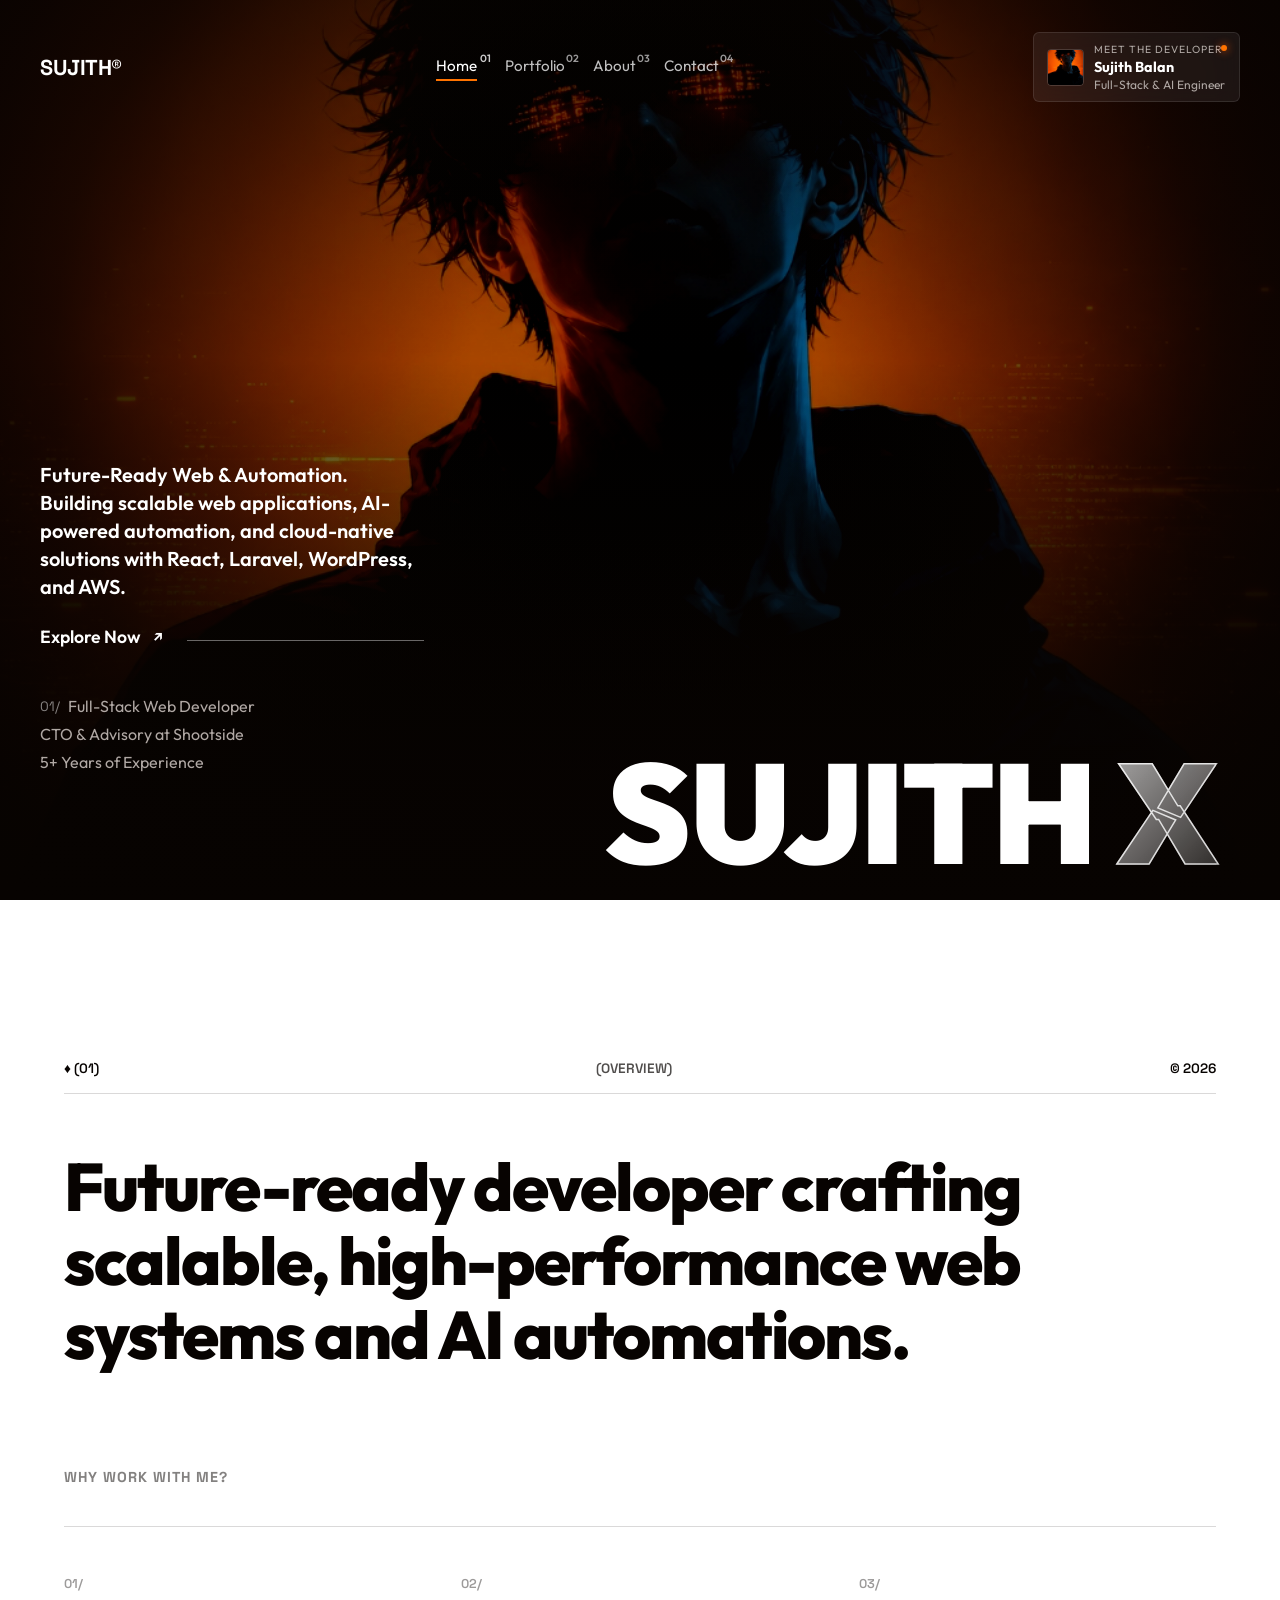
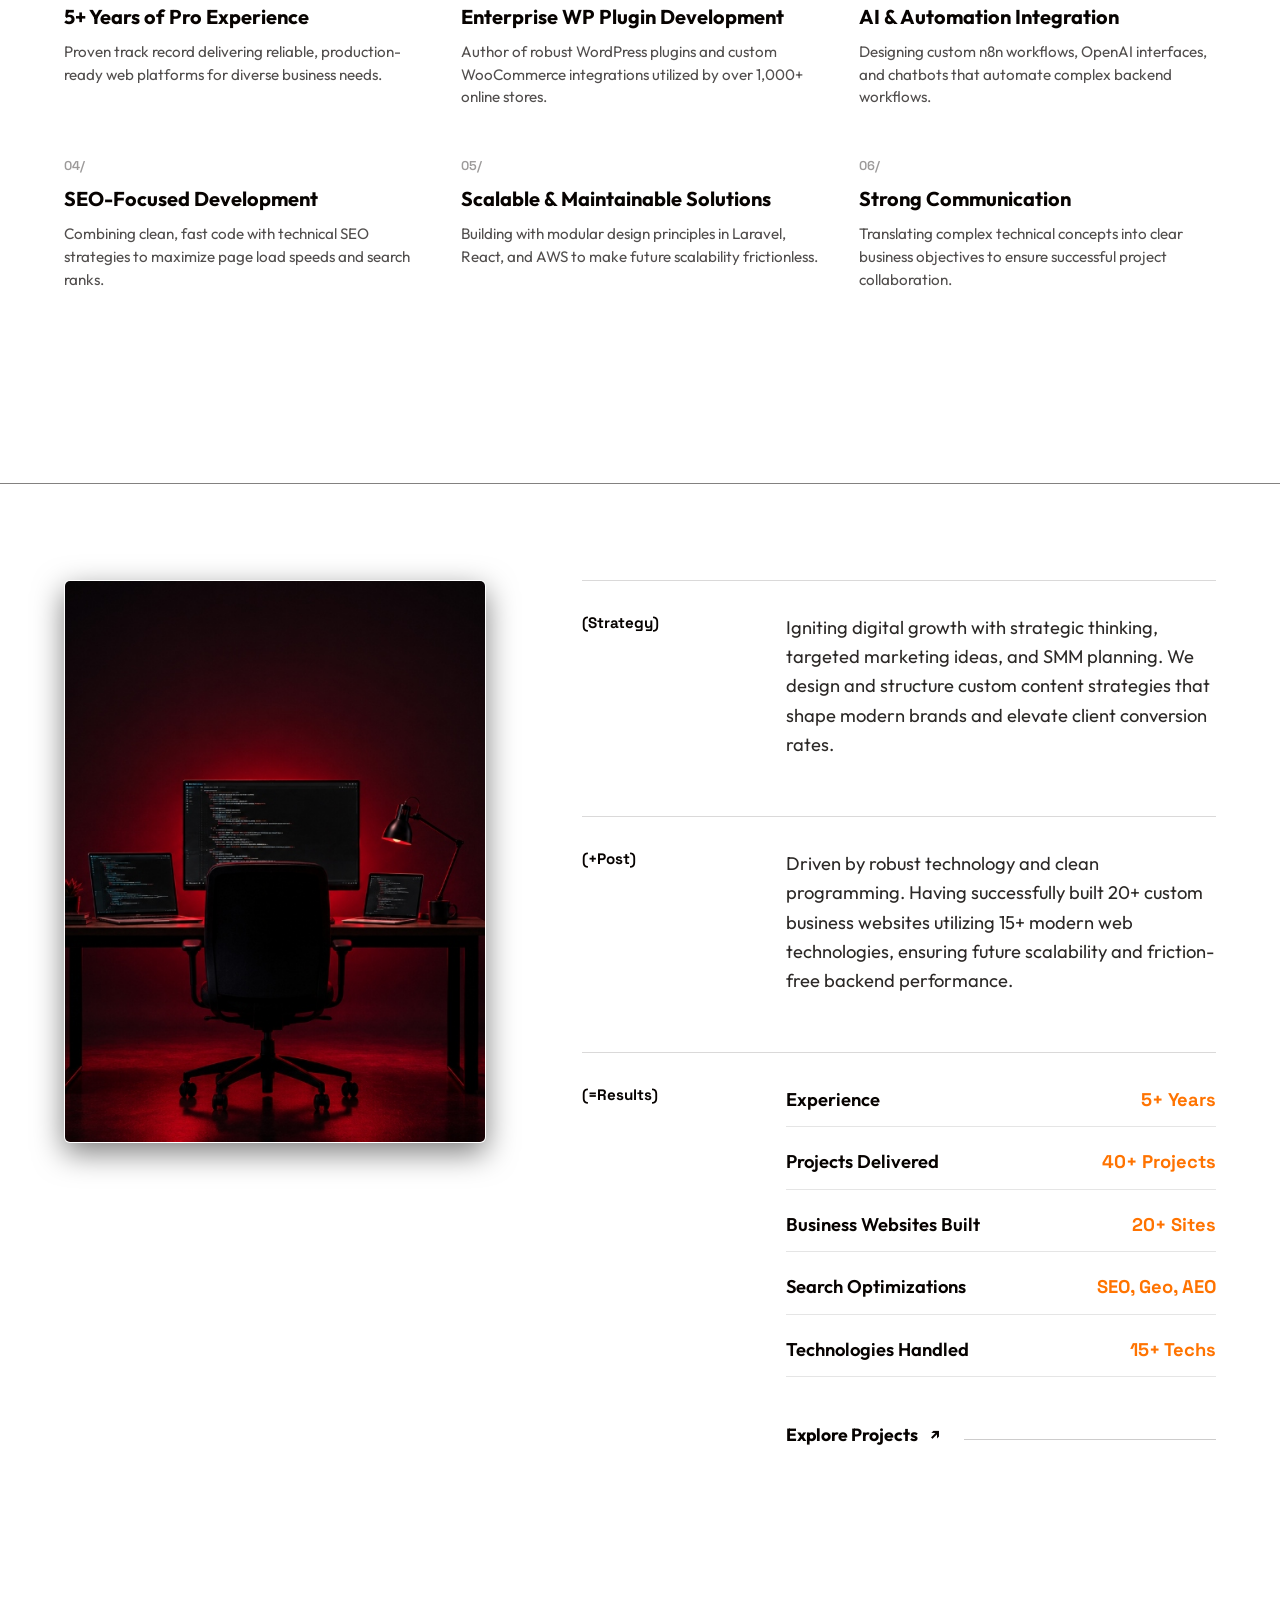
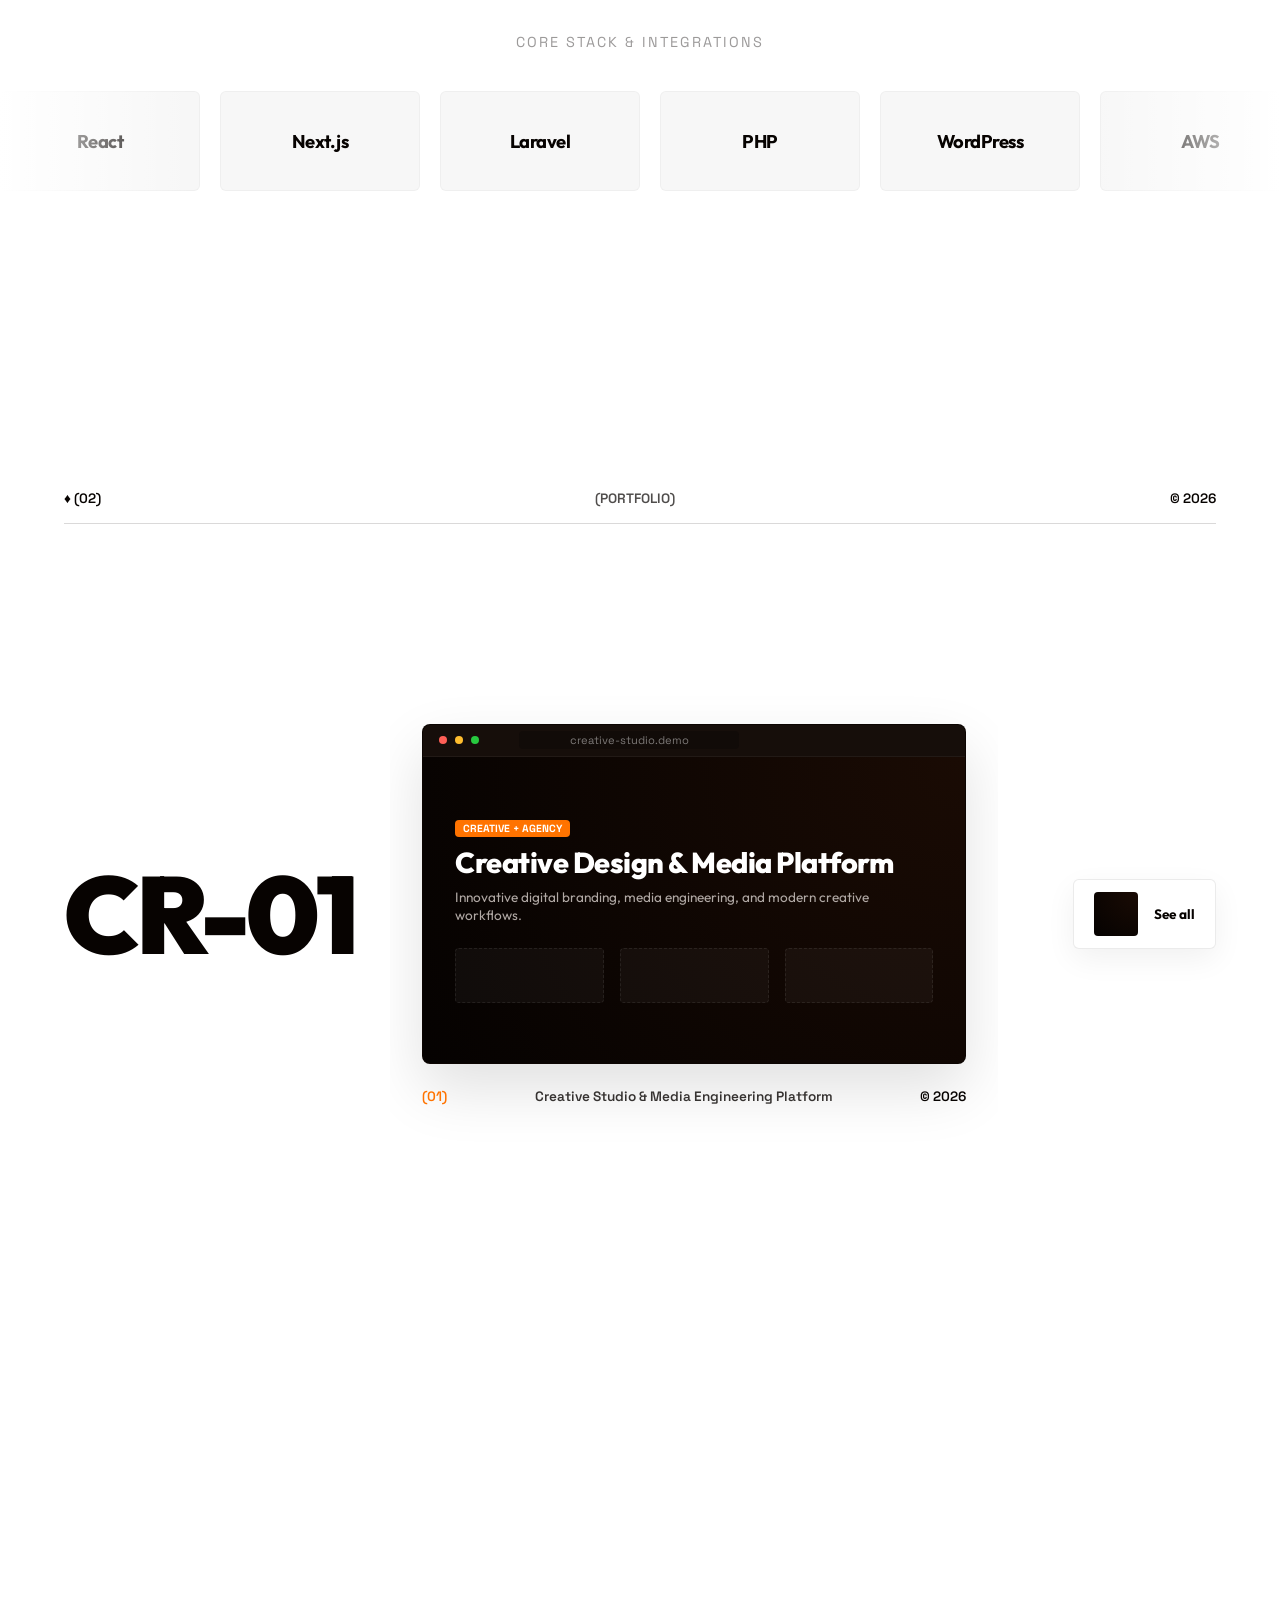
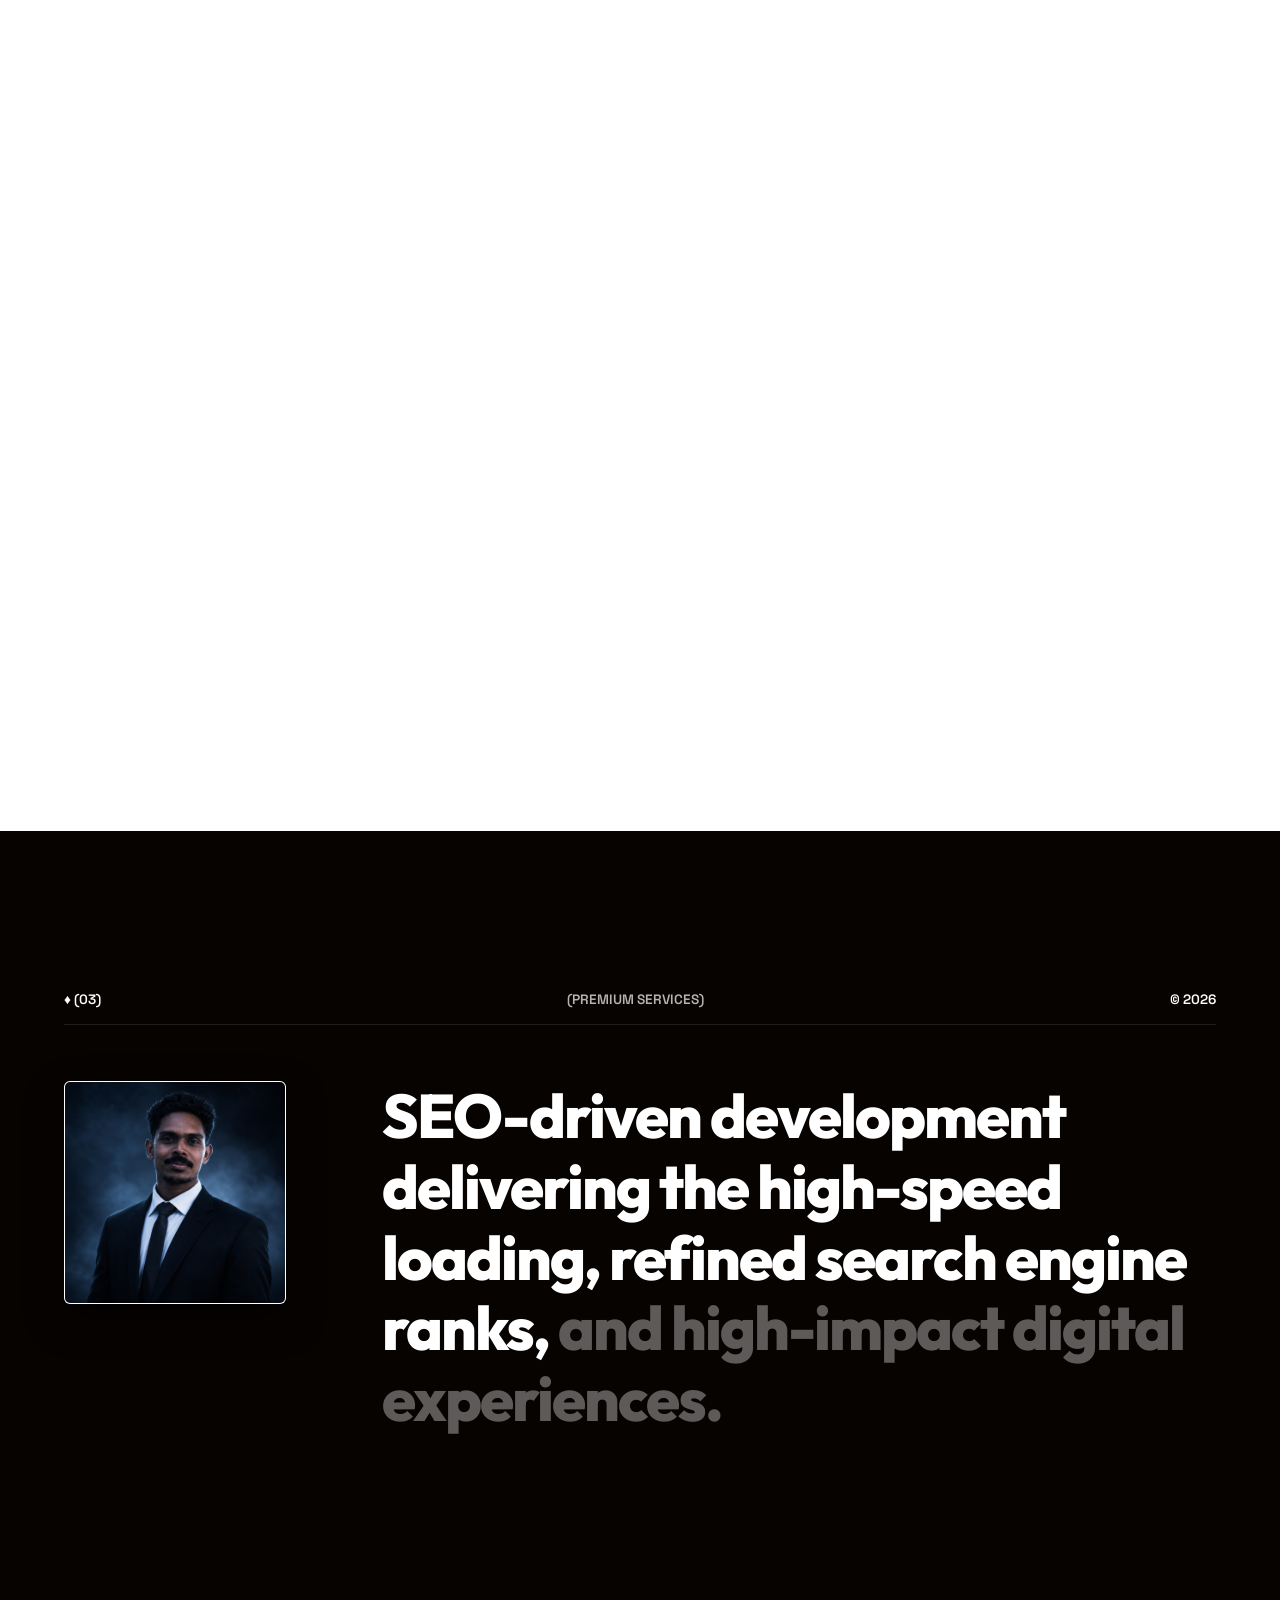
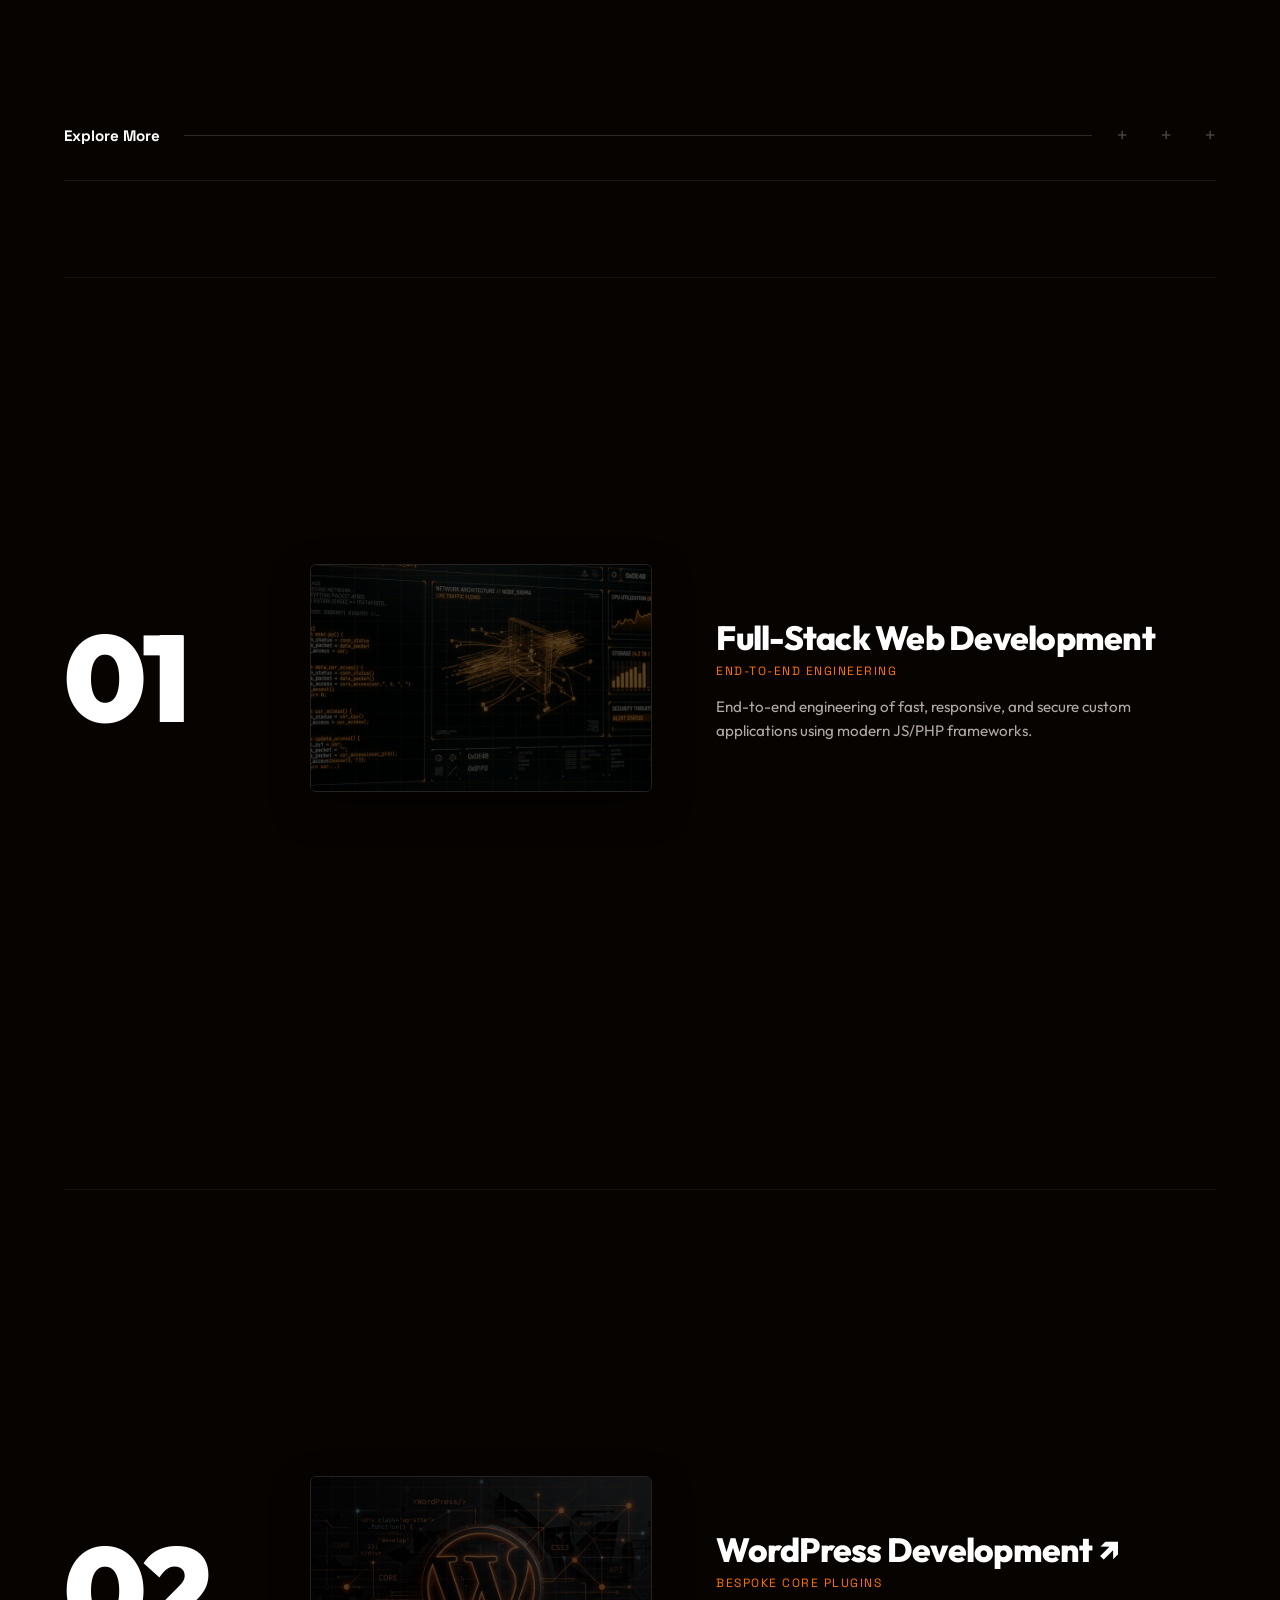
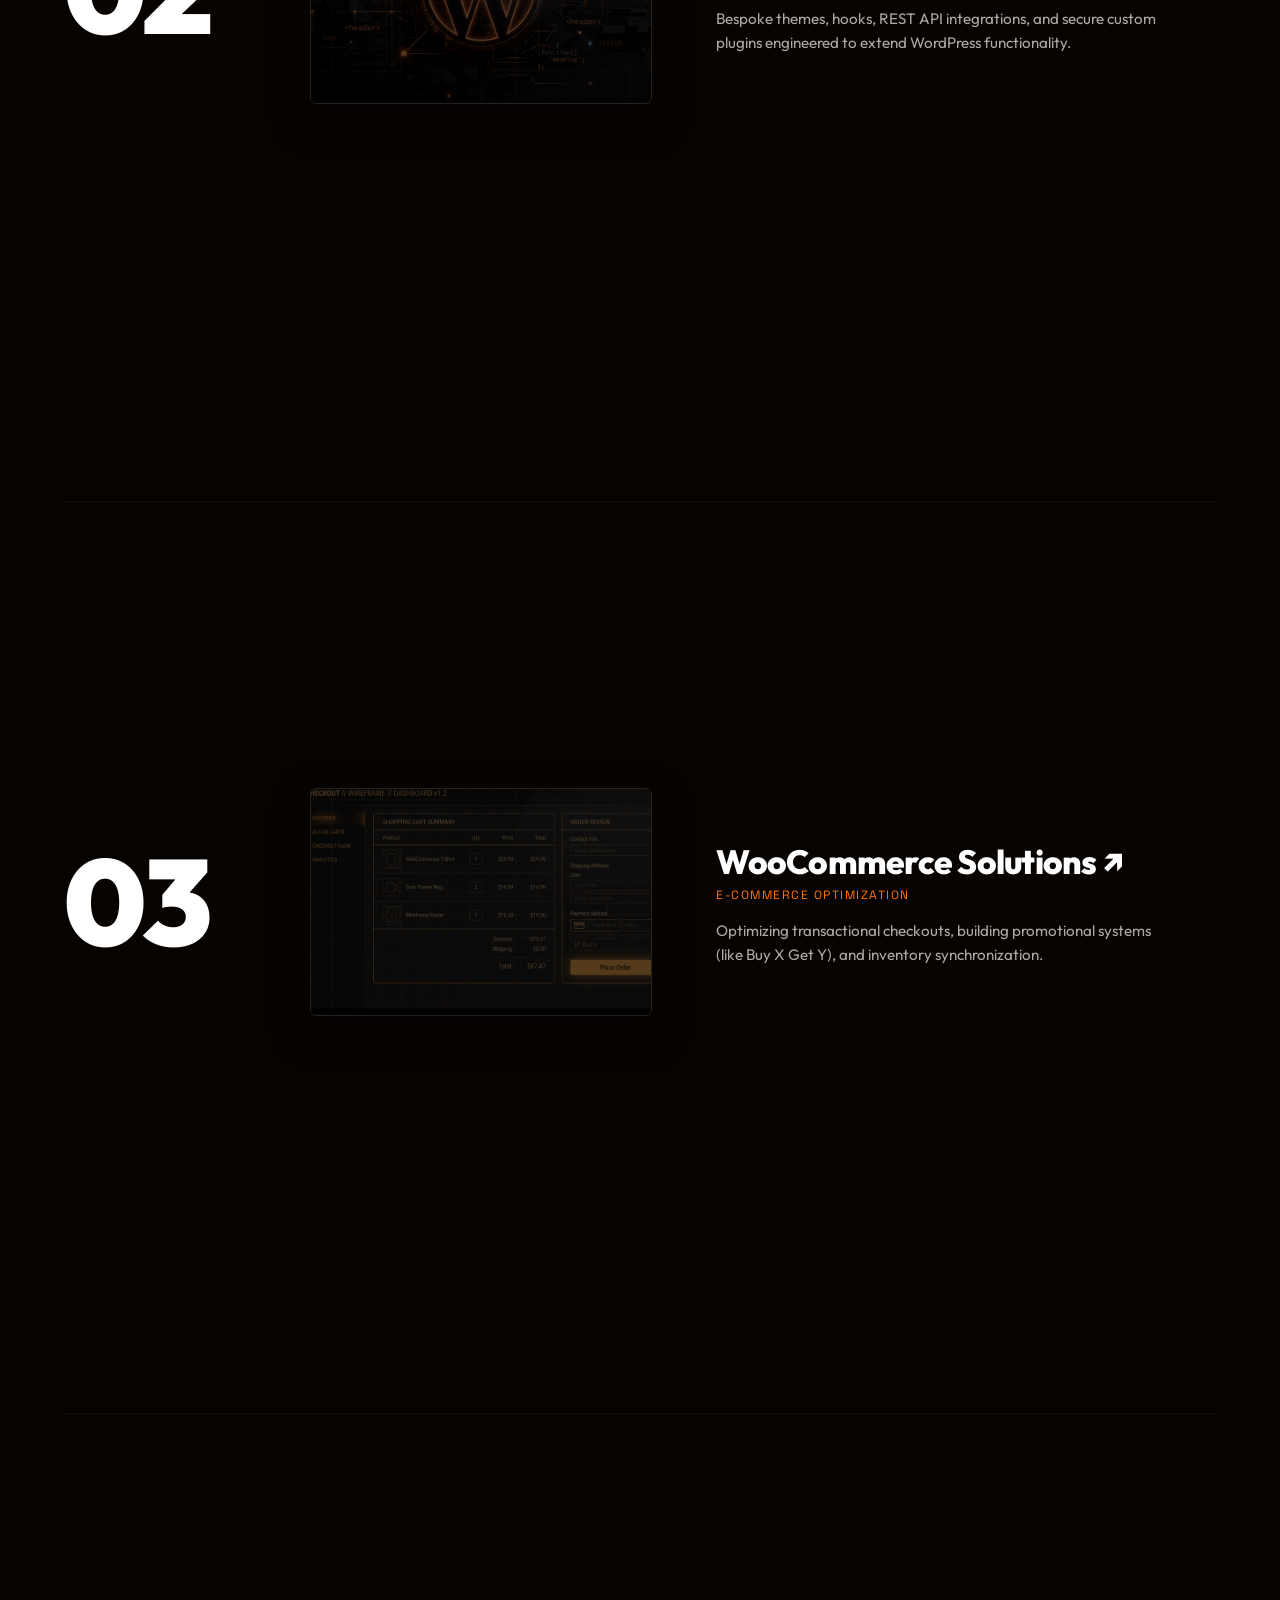
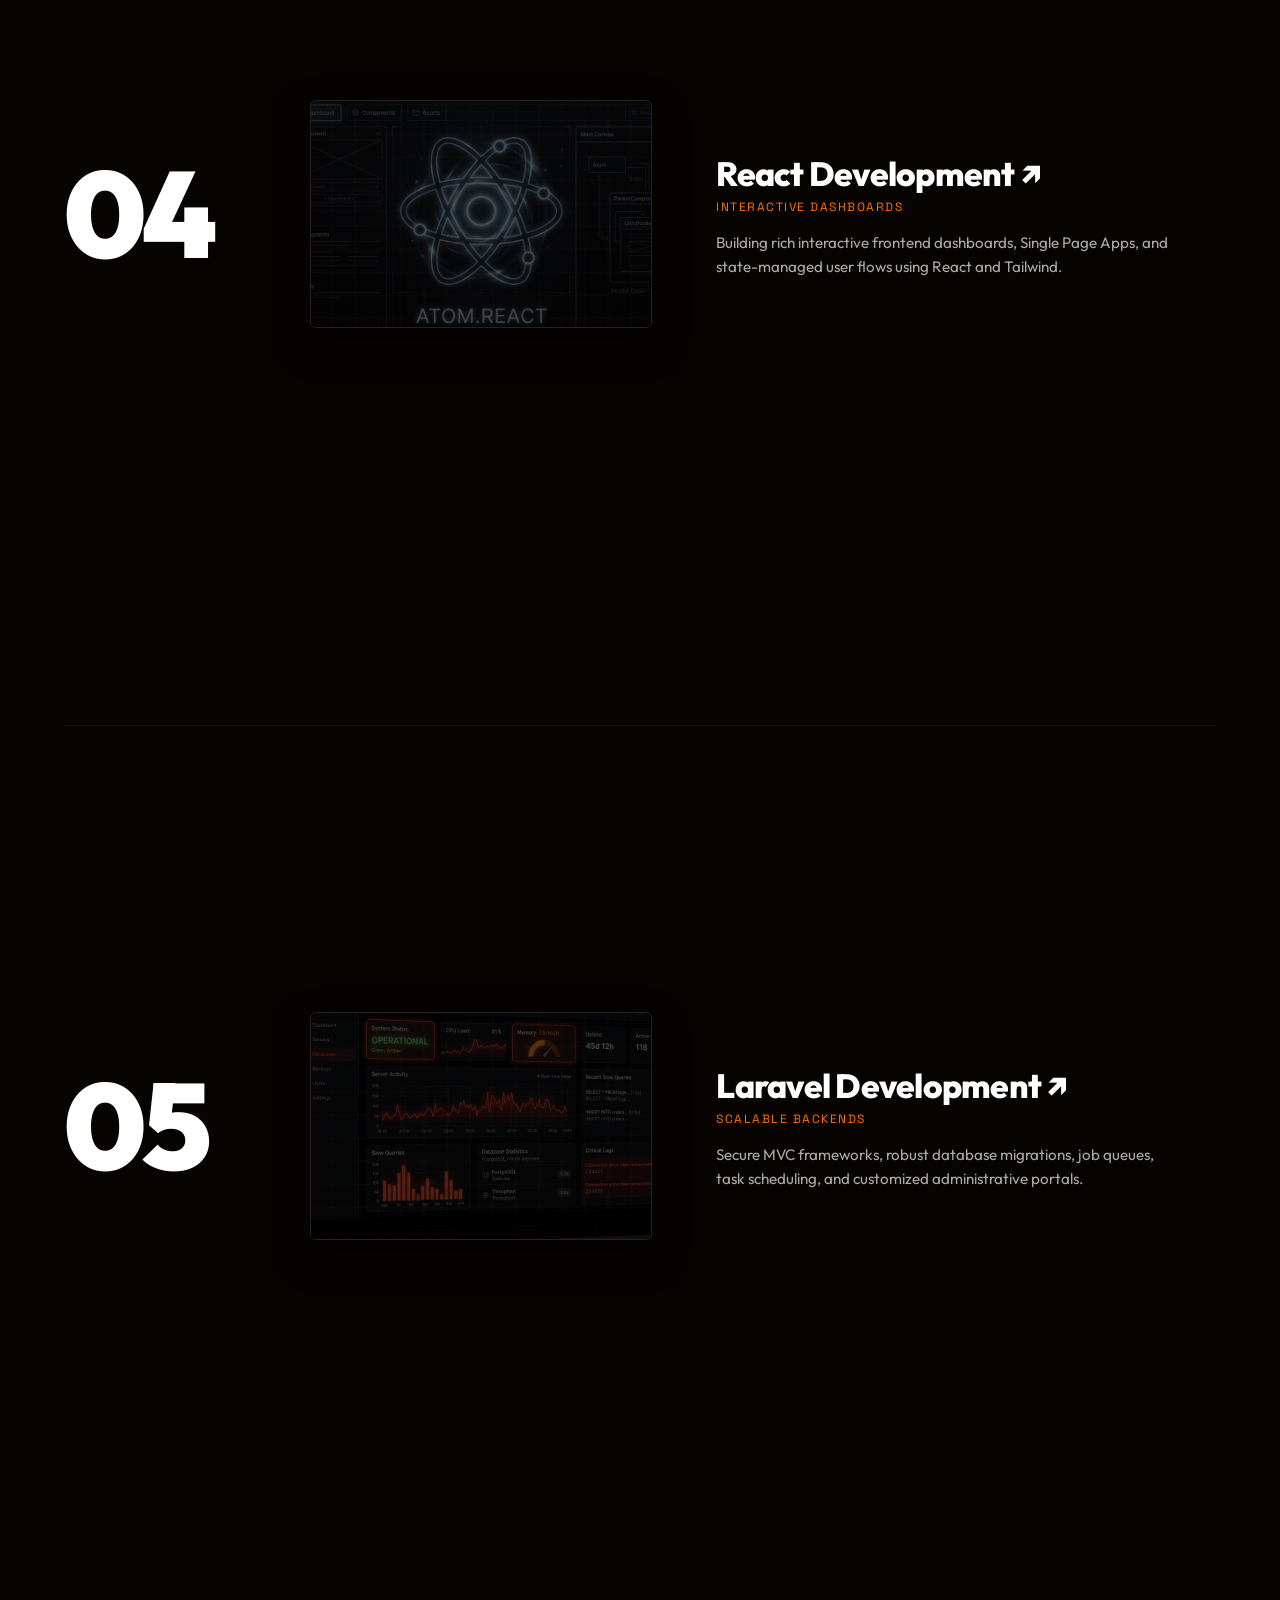
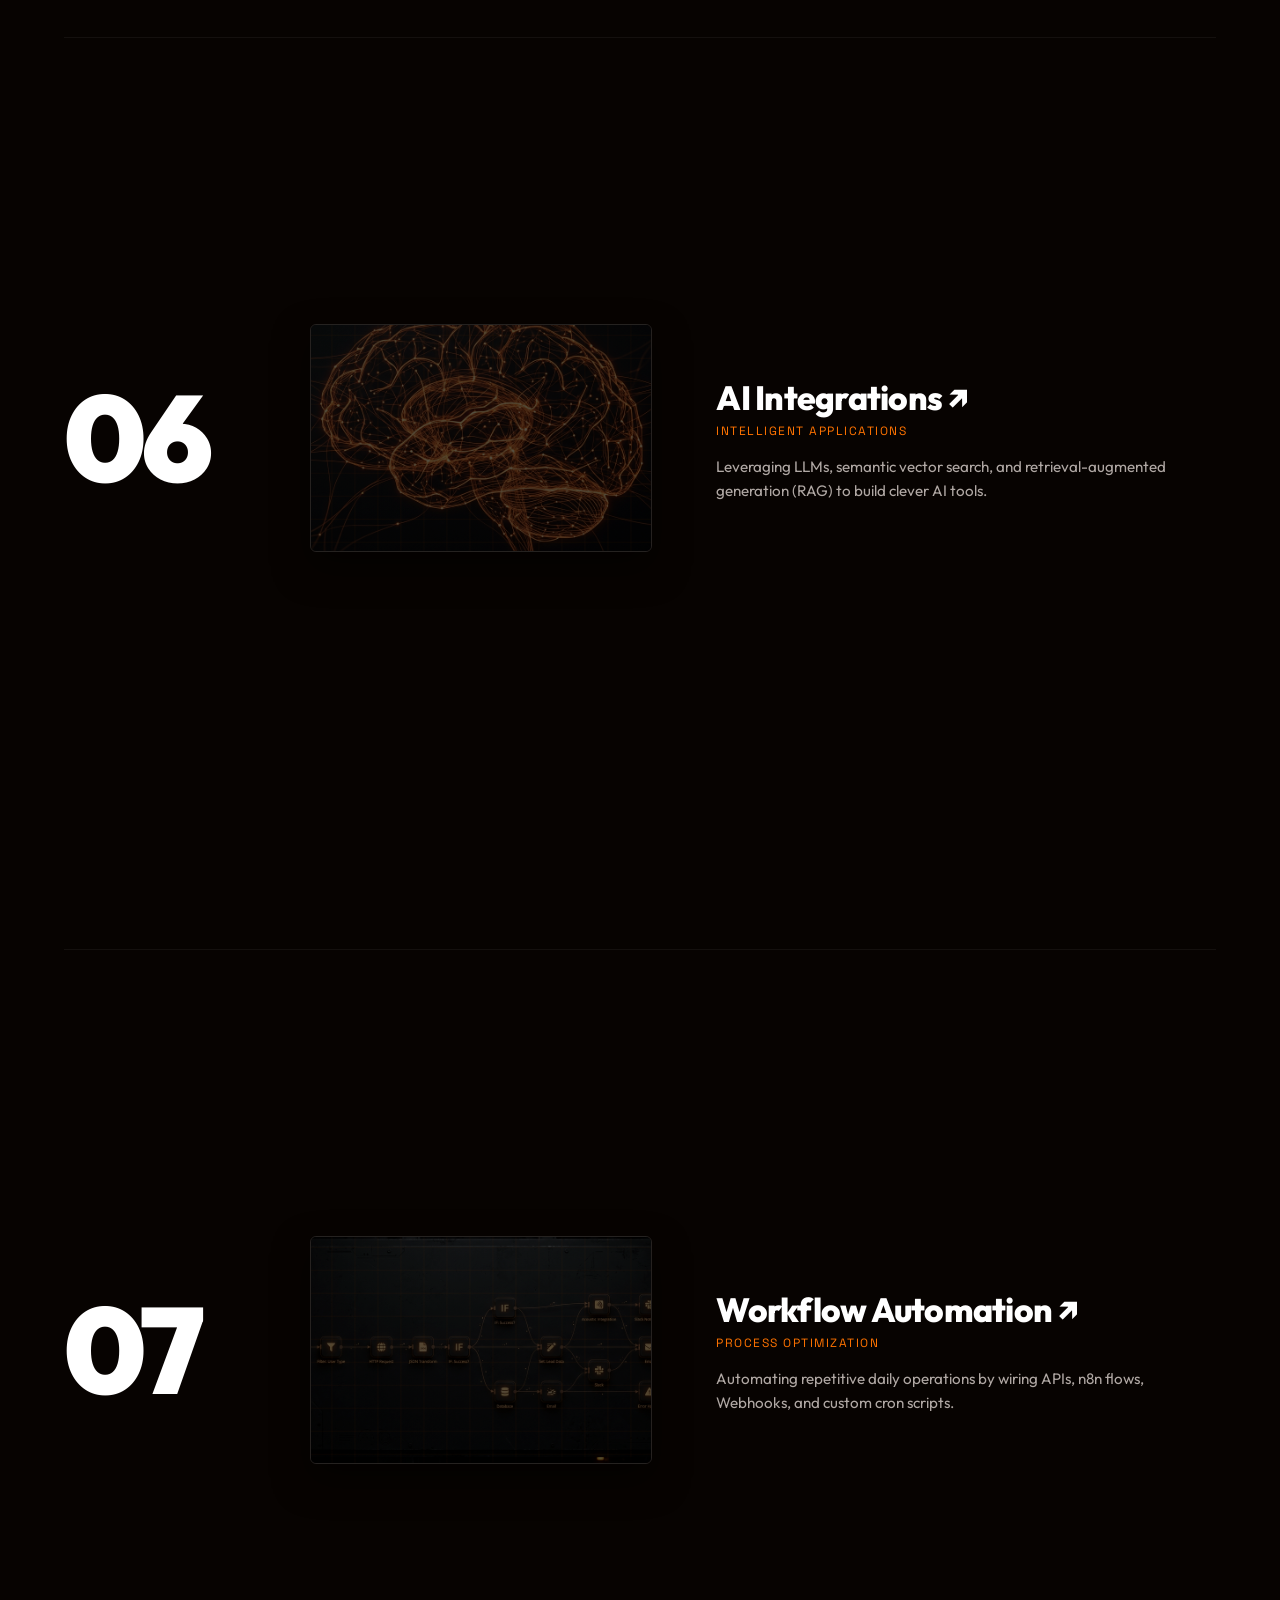
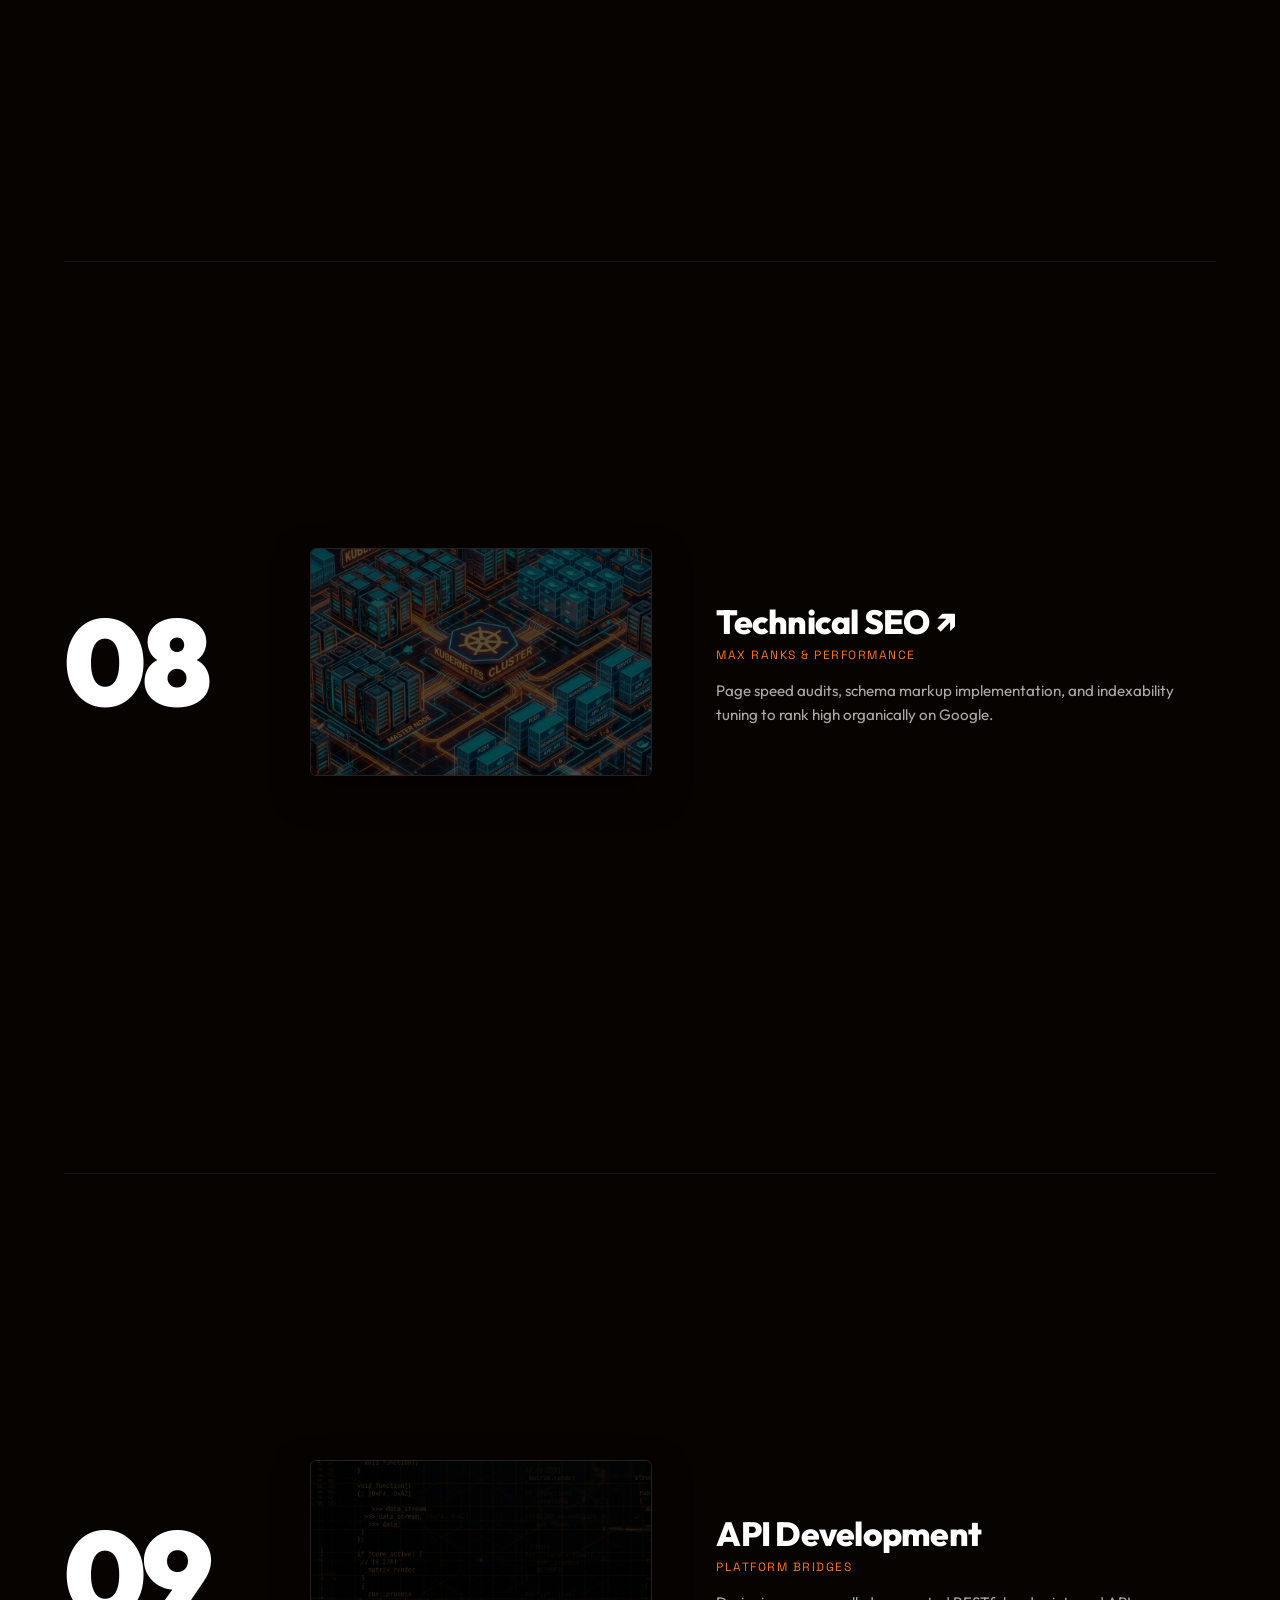
<file: index.html>
<!DOCTYPE html>
<html lang="en">
<head>
    <meta charset="UTF-8">
    <meta name="viewport" content="width=device-width, initial-scale=1.0">
    <title>Sujith Balan | Full-Stack Web Developer & AI Engineer</title>
    <link rel="icon" type="image/svg+xml" href="favicon.svg">
    
    <!-- SEO Meta Tags -->
    <meta name="description" content="Portfolio of Sujith Balan, Full-Stack Web Developer, AI & Cloud Engineer, and CTO/Advisor at Shootside. 5+ years of experience building scalable web applications, AI automations, and cloud-native systems using React, Laravel, WordPress, and AWS.">
    <meta name="keywords" content="Sujith Balan, Full-Stack Developer, AI Engineer, Cloud Engineer, Shootside, React, Laravel, WordPress, AWS, Web Automation">
    <meta name="author" content="Sujith Balan">
    <link rel="canonical" href="https://www.shootside.in/">
    
    <!-- Open Graph / Facebook -->
    <meta property="og:type" content="website">
    <meta property="og:title" content="Sujith Balan | Full-Stack Web Developer & AI Engineer">
    <meta property="og:description" content="5+ years of experience building scalable web applications, AI automations, and cloud-native systems with React, Laravel, WordPress, and AWS.">
    <meta property="og:image" content="images/hero.jpg">
    
    <!-- Twitter -->
    <meta name="twitter:card" content="summary_large_image">
    <meta name="twitter:title" content="Sujith Balan | Full-Stack Web Developer & AI Engineer">
    <meta name="twitter:description" content="CTO & Advisory at Shootside. Specialized in building scalable web apps and AI automations.">
    <meta name="twitter:image" content="images/hero.jpg">
    
    <!-- Google Fonts -->
    <link rel="preconnect" href="https://fonts.googleapis.com">
    <link rel="preconnect" href="https://fonts.gstatic.com" crossorigin>
    <link href="https://fonts.googleapis.com/css2?family=Outfit:wght@300;400;600;800;900&family=Space+Grotesk:wght@400;700&display=swap" rel="stylesheet">
    
    <!-- Stylesheet -->
    <link rel="stylesheet" href="index.css">
</head>
<body>
    <!-- Background Hero Visual -->
    <div class="hero-bg-container">
        <img src="images/hero.jpg" alt="Sujith Balan - Glowing Orange Cyberpunk Visual" class="hero-bg-image">
        <canvas id="water-canvas" style="position: absolute; top: 0; left: 0; width: 100%; height: 100%; pointer-events: none; z-index: 2;"></canvas>
        <div class="hero-overlay" style="z-index: 3;"></div>
    </div>

    <!-- Decorative Plus Points -->
    <div class="grid-decor pt-1" style="top: 25%; left: 30%;">+</div>
    <div class="grid-decor pt-2" style="top: 25%; right: 15%;">+</div>
    <div class="grid-decor pt-3" style="top: 45%; left: 65%;">+</div>
    <div class="grid-decor pt-4" style="bottom: 30%; left: 20%;">+</div>

    <!-- Main Navigation Header -->
    <header class="navbar">
        <a href="#" class="logo" id="nav-logo">SUJITH®</a>
        <nav class="nav-links" aria-label="Main Navigation">
            <a href="#home" class="nav-item active" id="link-home">Home <span class="nav-num">01</span></a>
            <a href="#portfolio" class="nav-item" id="link-portfolio">Portfolio <span class="nav-num">02</span></a>
            <a href="#about" class="nav-item" id="link-about">About <span class="nav-num">03</span></a>
            <a href="#contact" class="nav-item" id="link-contact">Contact <span class="nav-num">04</span></a>
        </nav>
        
        <!-- Top Right Glassmorphic Bio Card -->
        <a href="https://www.linkedin.com/in/sujith-balan2001/" target="_blank" rel="noopener" class="dev-card">
            <div class="dev-avatar">
                <img src="images/hero.jpg" alt="Sujith Balan Avatar">
            </div>
            <div class="dev-info">
                <span class="dev-label">Meet the Developer</span>
                <h3 class="dev-name">Sujith Balan</h3>
                <span class="dev-title">Full-Stack & AI Engineer</span>
            </div>
            <div class="dev-card-dot" aria-hidden="true"></div>
        </a>
    </header>

    <main class="hero-content">
        <!-- Headline & CTA Area (Left Side) -->
        <div class="hero-intro">
            <h1 class="visually-hidden">Sujith Balan - Future-Ready Web & Automation</h1>
            <p class="intro-headline reveal-text">
                Future-Ready Web & Automation. Building scalable web applications, AI-powered automation, and cloud-native solutions with React, Laravel, WordPress, and AWS.
            </p>
            <div class="cta-container">
                <a href="https://www.shootside.in/" target="_blank" rel="noopener" class="explore-btn" id="btn-explore">
                    <span>Explore Now</span>
                    <span class="arrow-icon">↗</span>
                </a>
                <div class="explore-line"></div>
            </div>
            
            <!-- Vertical Skill/Core list (matches Strategy, Videography, Branding from design) -->
            <ul class="focus-list">
                <li><span class="list-num">01/</span> Full-Stack Web Developer</li>
                <li>CTO & Advisory at Shootside</li>
                <li>5+ Years of Experience</li>
            </ul>
        </div>

        <!-- Big Center Title Typography (matches FUEL X design) -->
        <div class="massive-title-container">
            <h2 class="massive-title">SUJITH <span class="outline-text">X</span></h2>
        </div>
    </main>

    <!-- Slanted Transition Spacer & Section -->
    <div class="skewed-divider"></div>
    
    <section id="about" class="overview-section">
        <!-- Top bar of the new section (matches Design) -->
        <div class="section-header-row">
            <span class="sec-number">♦ (01)</span>
            <span class="sec-title">(Overview)</span>
            <span class="sec-year">© 2026</span>
        </div>
        
        <!-- Big statement -->
        <div class="statement-container">
            <h2 class="statement-text reveal-text">
                Future-ready developer crafting scalable, high-performance web systems and AI automations.
            </h2>
        </div>

        <!-- Why Work With Me Grid -->
        <div class="benefits-container">
            <h3 class="grid-section-title reveal-text">Why Work With Me?</h3>
            <div class="benefits-grid">
                <div class="grid-item">
                    <span class="item-num">01/</span>
                    <h4 class="item-title">5+ Years of Pro Experience</h4>
                    <p class="item-desc">Proven track record delivering reliable, production-ready web platforms for diverse business needs.</p>
                </div>
                <div class="grid-item">
                    <span class="item-num">02/</span>
                    <h4 class="item-title">Enterprise WP Plugin Development</h4>
                    <p class="item-desc">Author of robust WordPress plugins and custom WooCommerce integrations utilized by over 1,000+ online stores.</p>
                </div>
                <div class="grid-item">
                    <span class="item-num">03/</span>
                    <h4 class="item-title">AI & Automation Integration</h4>
                    <p class="item-desc">Designing custom n8n workflows, OpenAI interfaces, and chatbots that automate complex backend workflows.</p>
                </div>
                <div class="grid-item">
                    <span class="item-num">04/</span>
                    <h4 class="item-title">SEO-Focused Development</h4>
                    <p class="item-desc">Combining clean, fast code with technical SEO strategies to maximize page load speeds and search ranks.</p>
                </div>
                <div class="grid-item">
                    <span class="item-num">05/</span>
                    <h4 class="item-title">Scalable & Maintainable Solutions</h4>
                    <p class="item-desc">Building with modular design principles in Laravel, React, and AWS to make future scalability frictionless.</p>
                </div>
                <div class="grid-item">
                    <span class="item-num">06/</span>
                    <h4 class="item-title">Strong Communication</h4>
                    <p class="item-desc">Translating complex technical concepts into clear business objectives to ensure successful project collaboration.</p>
                </div>
            </div>
        </div>
    </section>

    <!-- 3rd Section: Details, Strategy and Metrics (matches Design) -->
    <section id="portfolio" class="metrics-section">
        <div class="metrics-container">
            <!-- Left Side Image Column -->
            <div class="metrics-image-col">
                <img src="images/section3.jpg" alt="Sujith Balan - Professional Developer Desk Workspace Setup" class="metrics-image">
            </div>
            
            <!-- Right Side Content Column -->
            <div class="metrics-content-col">
                <!-- Block 1: SMM / Marketing Idea / Strategic Thinking -->
                <div class="metrics-row">
                    <div class="row-label">(Strategy)</div>
                    <div class="row-text">
                        <p>Igniting digital growth with strategic thinking, targeted marketing ideas, and SMM planning. We design and structure custom content strategies that shape modern brands and elevate client conversion rates.</p>
                    </div>
                </div>

                <!-- Block 2: Tech competence / Websites -->
                <div class="metrics-row">
                    <div class="row-label">(+Post)</div>
                    <div class="row-text">
                        <p>Driven by robust technology and clean programming. Having successfully built 20+ custom business websites utilizing 15+ modern web technologies, ensuring future scalability and friction-free backend performance.</p>
                    </div>
                </div>

                <!-- Block 3: Metrics List (Experience, Projects, SEO, Tech) -->
                <div class="metrics-row">
                    <div class="row-label">(=Results)</div>
                    <div class="row-text metrics-list-wrapper">
                        <div class="metric-item">
                            <span class="metric-name">Experience</span>
                            <span class="metric-value">5+ Years</span>
                        </div>
                        <div class="metric-item">
                            <span class="metric-name">Projects Delivered</span>
                            <span class="metric-value">40+ Projects</span>
                        </div>
                        <div class="metric-item">
                            <span class="metric-name">Business Websites Built</span>
                            <span class="metric-value">20+ Sites</span>
                        </div>
                        <div class="metric-item">
                            <span class="metric-name">Search Optimizations</span>
                            <span class="metric-value">SEO, Geo, AEO</span>
                        </div>
                        <div class="metric-item">
                            <span class="metric-name">Technologies Handled</span>
                            <span class="metric-value">15+ Techs</span>
                        </div>
                        
                        <!-- CTA Explore Now inside row -->
                        <div class="row-cta">
                            <a href="https://www.shootside.in/" target="_blank" rel="noopener" class="explore-btn-dark">
                                <span>Explore Projects</span>
                                <span class="arrow-icon">↗</span>
                            </a>
                            <div class="explore-line-dark"></div>
                        </div>
                    </div>
                </div>
            </div>
        </div>

        <!-- Tech Marquee Slider -->
        <div class="tech-marquee-wrapper">
            <div class="tech-marquee-title">Core Stack & Integrations</div>
            <div class="tech-marquee">
                <div class="tech-marquee-track">
                    <!-- Original items -->
                    <div class="tech-card">React</div>
                    <div class="tech-card">Next.js</div>
                    <div class="tech-card">Laravel</div>
                    <div class="tech-card">PHP</div>
                    <div class="tech-card">WordPress</div>
                    <div class="tech-card">AWS</div>
                    <div class="tech-card">Docker</div>
                    <div class="tech-card">GitHub</div>
                    <div class="tech-card">Firebase</div>
                    <div class="tech-card">Supabase</div>
                    <div class="tech-card">OpenAI</div>
                    <div class="tech-card">GoDaddy</div>
                    <div class="tech-card">Hostinger</div>
                    <div class="tech-card">Cloudways</div>
                    <div class="tech-card">Linux</div>
                    <div class="tech-card">Node.js</div>
                    <div class="tech-card">CSS</div>
                    <div class="tech-card">Tailwind</div>
                    <div class="tech-card">Mail</div>
                    <div class="tech-card">Outlook</div>
                    <div class="tech-card">Gmail</div>
                    <div class="tech-card">Google Integrations</div>
                    
                    <!-- Duplicated items for infinite scroll loop -->
                    <div class="tech-card">React</div>
                    <div class="tech-card">Next.js</div>
                    <div class="tech-card">Laravel</div>
                    <div class="tech-card">PHP</div>
                    <div class="tech-card">WordPress</div>
                    <div class="tech-card">AWS</div>
                    <div class="tech-card">Docker</div>
                    <div class="tech-card">GitHub</div>
                    <div class="tech-card">Firebase</div>
                    <div class="tech-card">Supabase</div>
                    <div class="tech-card">OpenAI</div>
                    <div class="tech-card">GoDaddy</div>
                    <div class="tech-card">Hostinger</div>
                    <div class="tech-card">Cloudways</div>
                    <div class="tech-card">Linux</div>
                    <div class="tech-card">Node.js</div>
                    <div class="tech-card">CSS</div>
                    <div class="tech-card">Tailwind</div>
                    <div class="tech-card">Mail</div>
                    <div class="tech-card">Outlook</div>
                    <div class="tech-card">Gmail</div>
                    <div class="tech-card">Google Integrations</div>
                </div>
            </div>
        </div>
    </section>

    <!-- 4th Section: Sticky Portfolio Wrapper (400vh scroll container) -->
    <div id="portfolio-showcase" class="portfolio-scroll-container">
        <section class="portfolio-section">
            <!-- Top bar of portfolio section -->
            <div class="section-header-row portfolio-header">
                <span class="sec-number">♦ (02)</span>
                <span class="sec-title">(Portfolio)</span>
                <span class="sec-year">© 2026</span>
            </div>

            <div class="portfolio-container">
                <!-- Left Column (Stationary) -->
                <div class="portfolio-left" id="sticky-portfolio-left">
                    <h3 class="project-large-title" id="sticky-project-title">CR-01</h3>
                </div>

                <!-- Center Column: Window containing the scrolling mockups track -->
                <div class="portfolio-center-window">
                    <div class="portfolio-track" id="sticky-portfolio-track">
                        <!-- Mockup 1: Creative -->
                        <div class="track-item" style="z-index: 1; transform: translateY(0px);">
                            <div class="browser-mockup">
                                <div class="browser-header">
                                    <span class="dot red"></span>
                                    <span class="dot yellow"></span>
                                    <span class="dot green"></span>
                                    <span class="browser-url">creative-studio.demo</span>
                                </div>
                                <div class="browser-body shootside-ui">
                                    <div class="mock-hero">
                                        <span class="mock-tag">CREATIVE + AGENCY</span>
                                        <h2>Creative Design & Media Platform</h2>
                                        <p>Innovative digital branding, media engineering, and modern creative workflows.</p>
                                        <div class="mock-grid">
                                            <div class="mock-box"></div>
                                            <div class="mock-box"></div>
                                            <div class="mock-box"></div>
                                        </div>
                                    </div>
                                </div>
                            </div>
                            <div class="project-footer-row">
                                <span class="proj-index">(01)</span>
                                <span class="proj-name">Creative Studio & Media Engineering Platform</span>
                                <span class="proj-year">© 2026</span>
                            </div>
                        </div>

                        <!-- Mockup 2: Corporate -->
                        <div class="track-item" style="z-index: 2; transform: translateY(600px);">
                            <div class="browser-mockup">
                                <div class="browser-header">
                                    <span class="dot red"></span>
                                    <span class="dot yellow"></span>
                                    <span class="dot green"></span>
                                    <span class="browser-url">corporate-holdings.demo</span>
                                </div>
                                <div class="browser-body corporate-ui" style="background: radial-gradient(circle at center, #1e293b, #0f172a); color: #fff; padding: 1.5rem; display: flex; flex-direction: column; justify-content: space-between; height: 100%; box-sizing: border-box; font-family: system-ui, -apple-system, sans-serif;">
                                    <div class="mock-nav-bar" style="display: flex; justify-content: space-between; align-items: center; border-bottom: 1px solid rgba(255,255,255,0.1); padding-bottom: 0.75rem; font-size: 0.7rem; letter-spacing: 0.05em; text-transform: uppercase;">
                                        <div class="mock-logo" style="font-weight: 800; color: #38bdf8;">HOLDINGS</div>
                                        <div class="mock-menu" style="display: flex; gap: 1rem; color: #cbd5e1;">
                                            <span>Who We Are</span>
                                            <span>Strategy</span>
                                            <span>Entities</span>
                                        </div>
                                    </div>
                                    <div class="mock-hero-content" style="margin-top: 1.5rem; display: flex; flex-direction: column; gap: 0.5rem; text-align: left;">
                                        <h2 style="font-size: 1.6rem; font-weight: 300; line-height: 1.2; margin: 0; color: #f8fafc; font-family: Cambria, Georgia, serif;">Capital With Conviction</h2>
                                        <p style="font-size: 0.75rem; color: #94a3b8; line-height: 1.4; margin: 0; max-width: 95%;">As a strategic holding platform, the company deploys capital within a structured governance framework, prioritizing risk management, institutional standards, and sustainable performance.</p>
                                    </div>
                                    <div class="mock-stats-row" style="display: flex; gap: 2rem; margin-top: auto; border-top: 1px solid rgba(255,255,255,0.05); padding-top: 0.5rem;">
                                        <div>
                                            <div style="font-size: 0.55rem; text-transform: uppercase; color: #64748b;">Governance</div>
                                            <div style="font-size: 0.85rem; font-weight: 700; color: #38bdf8;">Structured</div>
                                        </div>
                                        <div>
                                            <div style="font-size: 0.55rem; text-transform: uppercase; color: #64748b;">Performance</div>
                                            <div style="font-size: 0.85rem; font-weight: 700; color: #38bdf8;">Sustainable</div>
                                        </div>
                                    </div>
                                </div>
                            </div>
                            <div class="project-footer-row">
                                <span class="proj-index">(02)</span>
                                <span class="proj-name">Corporate Investment & Strategy Platform</span>
                                <span class="proj-year">© 2026</span>
                            </div>
                        </div>

                        <!-- Mockup 3: E-Commerce -->
                        <div class="track-item" style="z-index: 3; transform: translateY(600px);">
                            <div class="browser-mockup">
                                <div class="browser-header">
                                    <span class="dot red"></span>
                                    <span class="dot yellow"></span>
                                    <span class="dot green"></span>
                                    <span class="browser-url">ecommerce-shop.demo</span>
                                </div>
                                <div class="browser-body ecommerce-ui" style="background: #0b3c5d; color: #ffffff; display: flex; flex-direction: column; height: 100%; box-sizing: border-box; font-family: system-ui, -apple-system, sans-serif;">
                                    <div class="ecom-top-bar" style="background-color: #07253a; color: #ffffff; padding: 0.35rem 1rem; font-size: 0.65rem; display: flex; justify-content: space-between; align-items: center;">
                                        <div style="display: flex; gap: 0.75rem;">
                                            <span>Men's</span>
                                            <span>Women's</span>
                                            <span>Kids</span>
                                            <span>Sale</span>
                                        </div>
                                        <span>Cart / $0.00 🛍️</span>
                                    </div>
                                    <div class="ecom-header" style="background-color: #0b3c5d; padding: 0.5rem 1rem; border-bottom: 1px solid rgba(255,255,255,0.1); display: flex; justify-content: space-between; align-items: center;">
                                        <div style="display: flex; align-items: center; gap: 0.5rem;">
                                            <span style="font-size: 1.1rem; color: #38bdf8;">🌊</span>
                                            <span style="font-weight: 700; font-size: 0.85rem; letter-spacing: 0.05em; color: #ffffff;">OUTDOOR ACTIVEWEAR</span>
                                        </div>
                                        <div style="width: 80px; height: 16px; background-color: rgba(255,255,255,0.1); border-radius: 9999px;"></div>
                                    </div>
                                    <div class="ecom-hero" style="flex-grow: 1; position: relative; background: linear-gradient(rgba(11, 60, 93, 0.4), rgba(11, 60, 93, 0.7)); padding: 1.5rem; display: flex; flex-direction: column; justify-content: center; align-items: flex-start; text-align: left;">
                                        <h2 style="font-size: 1.6rem; color: #ffffff; font-weight: 800; margin: 0 0 0.5rem 0; letter-spacing: -0.02em; font-family: Impact, Haettenschweiler, 'Arial Narrow Bold', sans-serif; text-transform: uppercase;">Built For The Elements</h2>
                                        <p style="font-size: 0.75rem; color: #cbd5e1; margin: 0 0 1rem 0; max-width: 90%;">Outfitting active lifestyles with premium weather-resistant gear and durable technical apparel.</p>
                                        <span style="font-size: 0.75rem; background-color: #38bdf8; color: #0b3c5d; padding: 0.35rem 0.75rem; border-radius: 4px; font-weight: 600;">Shop Collection</span>
                                    </div>
                                </div>
                            </div>
                            <div class="project-footer-row">
                                <span class="proj-index">(03)</span>
                                <span class="proj-name">E-Commerce & Active Retail Platform</span>
                                <span class="proj-year">© 2026</span>
                            </div>
                        </div>

                        <!-- Mockup 4: Selling / Gallery -->
                        <div class="track-item" style="z-index: 4; transform: translateY(600px);">
                            <div class="browser-mockup">
                                <div class="browser-header">
                                    <span class="dot red"></span>
                                    <span class="dot yellow"></span>
                                    <span class="dot green"></span>
                                    <span class="browser-url">art-gallery.demo</span>
                                </div>
                                <div class="browser-body selling-ui" style="background: #111; color: #fff; display: flex; flex-direction: column; height: 100%; box-sizing: border-box; font-family: Georgia, serif;">
                                    <div class="art-header" style="background-color: #1a1a1a; padding: 0.6rem 1rem; border-bottom: 1px solid #333; display: flex; justify-content: space-between; align-items: center; font-size: 0.65rem;">
                                        <div style="font-weight: 700; letter-spacing: 0.05em; font-family: sans-serif; color: #d97706;">CULTURAL GALLERY</div>
                                        <div style="display: flex; gap: 0.75rem; color: #a3a3a3; font-family: sans-serif;">
                                            <span>Browse Art</span>
                                            <span>Artists</span>
                                            <span>Cart 🛒</span>
                                        </div>
                                    </div>
                                    <div class="art-hero" style="flex-grow: 1; background: linear-gradient(rgba(0,0,0,0.6), rgba(0,0,0,0.85)), radial-gradient(circle at center, #27160c, #090503); padding: 1.25rem; display: flex; flex-direction: column; justify-content: center; align-items: center; text-align: center;">
                                        <h2 style="font-size: 1.2rem; font-weight: 400; margin: 0 0 0.5rem 0; line-height: 1.3; color: #f59e0b; max-width: 90%;">Authentic Indigenous & Cultural Artworks</h2>
                                        <p style="font-size: 0.7rem; color: #d4d4d8; line-height: 1.4; margin: 0 0 0.75rem 0; font-family: sans-serif; max-width: 85%;">Celebrating tradition through fine art curation and online exhibition galleries.</p>
                                        <div class="art-frames" style="display: flex; gap: 0.5rem; justify-content: center; margin-top: 0.25rem; width: 100%;">
                                            <div style="width: 32px; height: 40px; border: 2px solid #854d0e; background: repeating-linear-gradient(45deg, #78350f, #78350f 5px, #f59e0b 5px, #f59e0b 10px); box-shadow: 0 4px 6px rgba(0,0,0,0.5);"></div>
                                            <div style="width: 40px; height: 40px; border: 2px solid #854d0e; background: radial-gradient(circle, #f59e0b, #78350f); box-shadow: 0 4px 6px rgba(0,0,0,0.5);"></div>
                                            <div style="width: 32px; height: 40px; border: 2px solid #854d0e; background: repeating-linear-gradient(-45deg, #78350f, #78350f 5px, #f59e0b 5px, #f59e0b 10px); box-shadow: 0 4px 6px rgba(0,0,0,0.5);"></div>
                                        </div>
                                    </div>
                                </div>
                            </div>
                            <div class="project-footer-row">
                                <span class="proj-index">(04)</span>
                                <span class="proj-name">Cultural Fine Art Exhibition & Selling Platform</span>
                                <span class="proj-year">© 2026</span>
                            </div>
                        </div>
                    </div>
                </div>

                <!-- Right Column (Stationary) -->
                <div class="portfolio-right" id="sticky-portfolio-right">
                    <a href="featured-websites.html" style="text-decoration: none;">
                        <div class="see-all-card">
                            <div class="thumb-preview preview-shootside" id="sticky-thumb-preview"></div>
                            <span class="see-all-text">See all</span>
                        </div>
                    </a>
                </div>
            </div>
        </section>
    </div>

    <!-- Scroll Logic for Stationary Columns & Moving Center Track -->
    <script>
        document.addEventListener('DOMContentLoaded', function() {
            const container = document.getElementById('portfolio-showcase');
            const track = document.getElementById('sticky-portfolio-track');
            const titleEl = document.getElementById('sticky-project-title');
            const thumbEl = document.getElementById('sticky-thumb-preview');
            
            const projectData = [
                { title: "CR-01" },
                { title: "CO-02" },
                { title: "EC-03" },
                { title: "SL-04" }
            ];

            const trackItems = document.querySelectorAll('.track-item');

            function updateStickyScroll() {
                if (!container) return;
                
                const rect = container.getBoundingClientRect();
                const containerTop = window.scrollY + rect.top;
                const containerHeight = container.offsetHeight;
                const viewportHeight = window.innerHeight;
                
                // Calculate percentage of scroll inside the 400vh wrapper
                let progress = (window.scrollY - containerTop) / (containerHeight - viewportHeight);
                progress = Math.max(0, Math.min(1, progress));
                document.title = "Sujith Balan | Progress: " + progress.toFixed(2);
                
                // Stacking card animation for mockups
                trackItems.forEach((item, index) => {
                    if (index === 0) {
                        item.style.transform = 'translateY(0px)';
                        item.style.zIndex = '1';
                        return;
                    }
                    
                    const numSlidingCards = trackItems.length - 1; // 3
                    const startProgress = (index - 1) / numSlidingCards;
                    const endProgress = index / numSlidingCards;
                    
                    item.style.zIndex = (index + 1).toString();
                    
                    if (progress <= startProgress) {
                        item.style.transform = 'translateY(600px)';
                    } else if (progress >= endProgress) {
                        item.style.transform = 'translateY(0px)';
                    } else {
                        const localProgress = (progress - startProgress) / (endProgress - startProgress);
                        const translateY = (1 - localProgress) * 600;
                        item.style.transform = `translateY(${translateY}px)`;
                    }
                });
                
                // Find current active index (0 to 3) based on boundaries
                let activeIndex = 0;
                if (progress >= 0.25) activeIndex = 1;
                if (progress >= 0.50) activeIndex = 2;
                if (progress >= 0.75) activeIndex = 3;
                
                // Update elements only if changed to avoid DOM thrashing
                if (titleEl && titleEl.textContent !== projectData[activeIndex].title) {
                    titleEl.textContent = projectData[activeIndex].title;
                }
                if (thumbEl) {
                    const classes = ['preview-shootside', 'preview-corporate', 'preview-ecommerce', 'preview-selling'];
                    const currentClass = 'thumb-preview ' + classes[activeIndex];
                    if (thumbEl.className !== currentClass) {
                        thumbEl.className = currentClass;
                    }
                }
            }

            window.addEventListener('scroll', updateStickyScroll);
            window.addEventListener('resize', updateStickyScroll);
            updateStickyScroll(); // run once on load

            // Section scroll spy to update active state of navigation links dynamically
            const sections = [
                { id: 'home', item: document.getElementById('link-home') },
                { id: 'portfolio', item: document.getElementById('link-portfolio') },
                { id: 'about', item: document.getElementById('link-about') },
                { id: 'contact', item: document.getElementById('link-contact') }
            ];

            function updateActiveNav() {
                let currentActiveSection = 'home';
                const scrollPos = window.scrollY + 250; // offset

                sections.forEach(sec => {
                    const el = document.getElementById(sec.id);
                    if (el) {
                        const top = el.offsetTop;
                        const height = el.offsetHeight;
                        if (scrollPos >= top && scrollPos < top + height) {
                            currentActiveSection = sec.id;
                        }
                    }
                });

                // Special case for footer/contact at the bottom of the viewport
                if ((window.innerHeight + window.scrollY) >= document.body.offsetHeight - 120) {
                    currentActiveSection = 'contact';
                }

                sections.forEach(sec => {
                    if (sec.item) {
                        if (sec.id === currentActiveSection) {
                            sec.item.classList.add('active');
                        } else {
                            sec.item.classList.remove('active');
                        }
                    }
                });
            }

            window.addEventListener('scroll', updateActiveNav);
            window.addEventListener('resize', updateActiveNav);
            updateActiveNav(); // run once on load

            // Dynamic slant transition on scroll for Overview section
            const overviewSec = document.getElementById('about');
            
            function updateOverviewSlant() {
                if (!overviewSec) return;
                
                // Disable dynamic slant calculations on mobile viewports
                if (window.innerWidth <= 1024) {
                    overviewSec.style.clipPath = '';
                    overviewSec.style.webkitClipPath = '';
                    return;
                }
                
                const scrollY = window.scrollY;
                const viewportHeight = window.innerHeight;
                
                // Progress is 0 at scrollY = 0, and reaches 1 when scrolled 1 full viewport height
                let progress = scrollY / viewportHeight;
                progress = Math.max(0, Math.min(1, progress));
                
                // Slant angle skews from 0vw to 12vw as the second section slides up
                const currentSlant = progress * 12;
                
                overviewSec.style.clipPath = `polygon(0 ${currentSlant}vw, 100% 0, 100% 100%, 0 100%)`;
                overviewSec.style.webkitClipPath = `polygon(0 ${currentSlant}vw, 100% 0, 100% 100%, 0 100%)`;
            }
            
            window.addEventListener('scroll', updateOverviewSlant);
            window.addEventListener('resize', updateOverviewSlant);
            updateOverviewSlant(); // run once on load
        });
    </script>

    <!-- 5th Section: Dark Premium SEO Services (matches Design) -->
    <section id="about-advisory" class="services-section">
        <!-- Top bar of the section -->
        <div class="section-header-row services-header">
            <span class="sec-number">♦ (03)</span>
            <span class="sec-title">(Premium Services)</span>
            <span class="sec-year">© 2026</span>
        </div>

        <div class="services-container">
            <!-- Left: Small Image Placeholder -->
            <div class="services-image-col">
                <div class="small-image-box">
                    <img src="images/profile_photo.jpg" alt="Sujith Balan Avatar Portrait" style="width: 100%; height: 100%; object-fit: cover;">
                </div>
            </div>

            <!-- Right: Big Statement -->
            <div class="services-content-col">
                <h2 class="services-statement reveal-text">
                    <span class="highlight-white">SEO-driven development</span> delivering the <span class="highlight-white">high-speed loading</span>, refined search engine ranks, <span class="highlight-dim">and high-impact digital experiences.</span>
                </h2>
            </div>
        </div>
    </section>

    <!-- 6th Section: Parallax Services List (My Services, matches Design) -->
    <section id="services-list" class="services-list-section">
        <div class="services-list-header">
            <span class="explore-more-label">Explore More</span>
            <div class="explore-line-light"></div>
            <div class="plus-markers">
                <span class="plus-marker">+</span>
                <span class="plus-marker">+</span>
                <span class="plus-marker">+</span>
            </div>
        </div>

        <div class="services-items-container">
            <!-- Service 1 -->
            <div class="service-item-block">
                <div class="service-number">01</div>
                <div class="service-image-window">
                    <div class="service-parallax-image img-1"></div>
                </div>
                <div class="service-details">
                    <h3 class="service-item-title">Full-Stack Web Development</h3>
                    <span class="service-sublabel">End-to-End Engineering</span>
                    <p class="service-item-desc">End-to-end engineering of fast, responsive, and secure custom applications using modern JS/PHP frameworks.</p>
                </div>
            </div>

            <!-- Service 2 -->
            <div class="service-item-block">
                <div class="service-number">02</div>
                <div class="service-image-window">
                    <div class="service-parallax-image img-2"></div>
                </div>
                <div class="service-details">
                    <a href="wordpress/" style="text-decoration: none; color: inherit;"><h3 class="service-item-title">WordPress Development ↗</h3></a>
                    <span class="service-sublabel">Bespoke Core Plugins</span>
                    <p class="service-item-desc">Bespoke themes, hooks, REST API integrations, and secure custom plugins engineered to extend WordPress functionality.</p>
                </div>
            </div>

            <!-- Service 3 -->
            <div class="service-item-block">
                <div class="service-number">03</div>
                <div class="service-image-window">
                    <div class="service-parallax-image img-3"></div>
                </div>
                <div class="service-details">
                    <a href="wordpress/" style="text-decoration: none; color: inherit;"><h3 class="service-item-title">WooCommerce Solutions ↗</h3></a>
                    <span class="service-sublabel">E-Commerce Optimization</span>
                    <p class="service-item-desc">Optimizing transactional checkouts, building promotional systems (like Buy X Get Y), and inventory synchronization.</p>
                </div>
            </div>

            <!-- Service 4 -->
            <div class="service-item-block">
                <div class="service-number">04</div>
                <div class="service-image-window">
                    <div class="service-parallax-image img-4"></div>
                </div>
                <div class="service-details">
                    <a href="react/" style="text-decoration: none; color: inherit;"><h3 class="service-item-title">React Development ↗</h3></a>
                    <span class="service-sublabel">Interactive Dashboards</span>
                    <p class="service-item-desc">Building rich interactive frontend dashboards, Single Page Apps, and state-managed user flows using React and Tailwind.</p>
                </div>
            </div>

            <!-- Service 5 -->
            <div class="service-item-block">
                <div class="service-number">05</div>
                <div class="service-image-window">
                    <div class="service-parallax-image img-5"></div>
                </div>
                <div class="service-details">
                    <a href="laravel/" style="text-decoration: none; color: inherit;"><h3 class="service-item-title">Laravel Development ↗</h3></a>
                    <span class="service-sublabel">Scalable Backends</span>
                    <p class="service-item-desc">Secure MVC frameworks, robust database migrations, job queues, task scheduling, and customized administrative portals.</p>
                </div>
            </div>

            <!-- Service 6 -->
            <div class="service-item-block">
                <div class="service-number">06</div>
                <div class="service-image-window">
                    <div class="service-parallax-image img-6"></div>
                </div>
                <div class="service-details">
                    <a href="ai-automation/" style="text-decoration: none; color: inherit;"><h3 class="service-item-title">AI Integrations ↗</h3></a>
                    <span class="service-sublabel">Intelligent Applications</span>
                    <p class="service-item-desc">Leveraging LLMs, semantic vector search, and retrieval-augmented generation (RAG) to build clever AI tools.</p>
                </div>
            </div>

            <!-- Service 7 -->
            <div class="service-item-block">
                <div class="service-number">07</div>
                <div class="service-image-window">
                    <div class="service-parallax-image img-7"></div>
                </div>
                <div class="service-details">
                    <a href="ai-automation/" style="text-decoration: none; color: inherit;"><h3 class="service-item-title">Workflow Automation ↗</h3></a>
                    <span class="service-sublabel">Process Optimization</span>
                    <p class="service-item-desc">Automating repetitive daily operations by wiring APIs, n8n flows, Webhooks, and custom cron scripts.</p>
                </div>
            </div>

            <!-- Service 8 -->
            <div class="service-item-block">
                <div class="service-number">08</div>
                <div class="service-image-window">
                    <div class="service-parallax-image img-8"></div>
                </div>
                <div class="service-details">
                    <a href="technical-seo/" style="text-decoration: none; color: inherit;"><h3 class="service-item-title">Technical SEO ↗</h3></a>
                    <span class="service-sublabel">Max Ranks & Performance</span>
                    <p class="service-item-desc">Page speed audits, schema markup implementation, and indexability tuning to rank high organically on Google.</p>
                </div>
            </div>

            <!-- Service 9 -->
            <div class="service-item-block">
                <div class="service-number">09</div>
                <div class="service-image-window">
                    <div class="service-parallax-image img-9"></div>
                </div>
                <div class="service-details">
                    <h3 class="service-item-title">API Development</h3>
                    <span class="service-sublabel">Platform Bridges</span>
                    <p class="service-item-desc">Designing secure, well-documented RESTful endpoints and API gateways to seamlessly bridge multiple software platforms.</p>
                </div>
            </div>
        </div>
    </section>

    <!-- Parallax Image Scroll Effect script -->
    <script>
        document.addEventListener('DOMContentLoaded', function() {
            const parallaxImages = document.querySelectorAll('.service-parallax-image');
            
            function handleParallax() {
                parallaxImages.forEach(img => {
                    const rect = img.parentElement.getBoundingClientRect();
                    const viewHeight = window.innerHeight;
                    
                    if (rect.top < viewHeight && rect.bottom > 0) {
                        const percentage = (viewHeight - rect.top) / (viewHeight + rect.height);
                        const shiftY = (percentage * 24) - 12; // shift between -12% and 12%
                        img.style.transform = `translateY(${shiftY}%) scale(1.15)`;
                    }
                });
            }
            
            window.addEventListener('scroll', handleParallax);
            window.addEventListener('resize', handleParallax);
            handleParallax(); // init
        });
    </script>

    <!-- 7th Section: Roadmap Skill Progression Slider (matches Design) -->
    <section id="evolution" class="roadmap-section">
        <!-- Header row -->
        <div class="section-header-row roadmap-header">
            <span class="sec-number">♦ (04)</span>
            <span class="sec-title">(Evolution)</span>
            <span class="sec-year">© 2026</span>
        </div>

        <div class="roadmap-title-area">
            <h2 class="roadmap-main-title">Skill Progression Roadmap</h2>
            <p class="roadmap-subtitle">My professional journey and how my technical expertise has expanded over the years.</p>
        </div>

        <!-- Slider container -->
        <div class="roadmap-container">
            <!-- Left Side: Profile/Skill Graphic Card & Slider Navigation Buttons -->
            <div class="roadmap-left">
                <div class="roadmap-graphic-card">
                    <div class="graphic-label-wrapper">
                        <span class="graphic-label" id="roadmap-graphic-text">PHP</span>
                    </div>
                </div>
                <div class="slider-nav-btns">
                    <button class="nav-btn prev" id="roadmap-prev" aria-label="Previous Skill">‹</button>
                    <button class="nav-btn next" id="roadmap-next" aria-label="Next Skill">›</button>
                </div>
            </div>

            <!-- Right Side: Content Slider -->
            <div class="roadmap-right">
                <div class="slider-slides-wrapper" id="roadmap-slides">
                    <!-- Slide 1: PHP -->
                    <div class="roadmap-slide active" data-index="0" data-label="PHP">
                        <blockquote class="slide-quote">
                            “Mastering server-side logic and core web structures. Building custom routing engines, secure database schemas, and robust API foundations.”
                        </blockquote>
                        <div class="slide-divider"></div>
                        <div class="slide-meta-row">
                            <div class="meta-card">
                                <span class="meta-title">PHP Dev</span>
                                <span class="meta-desc">Core Server Coding</span>
                            </div>
                            <div class="meta-stat">
                                <span class="stat-val">5+ Yrs</span>
                                <span class="stat-label">Active Experience</span>
                            </div>
                            <div class="meta-stat">
                                <span class="stat-val">100%</span>
                                <span class="stat-label">Production Delivery</span>
                            </div>
                        </div>
                    </div>

                    <!-- Slide 2: WordPress -->
                    <div class="roadmap-slide" data-index="1" data-label="WP">
                        <blockquote class="slide-quote">
                            “Bespoke themes engineering and custom WooCommerce transactional checkouts. Developing hooks, API interfaces, and plugins used by over 1,000+ active shops.”
                        </blockquote>
                        <div class="slide-divider"></div>
                        <div class="slide-meta-row">
                            <div class="meta-card">
                                <span class="meta-title">WordPress</span>
                                <span class="meta-desc">Custom Plugin Architecture</span>
                            </div>
                            <div class="meta-stat">
                                <span class="stat-val">1,000+</span>
                                <span class="stat-label">Active Installations</span>
                            </div>
                            <div class="meta-stat">
                                <span class="stat-val">99%</span>
                                <span class="stat-label">WooCommerce Success</span>
                            </div>
                        </div>
                    </div>

                    <!-- Slide 3: React -->
                    <div class="roadmap-slide" data-index="2" data-label="React">
                        <blockquote class="slide-quote">
                            “Building interactive frontend components, dashboards, Single Page Apps, and state-managed user flows using React, Vite, and Tailwind CSS.”
                        </blockquote>
                        <div class="slide-divider"></div>
                        <div class="slide-meta-row">
                            <div class="meta-card">
                                <span class="meta-title">React UI</span>
                                <span class="meta-desc">Frontend Dashboards</span>
                            </div>
                            <div class="meta-stat">
                                <span class="stat-val">15+</span>
                                <span class="stat-label">Interactive Apps Built</span>
                            </div>
                            <div class="meta-stat">
                                <span class="stat-val">100%</span>
                                <span class="stat-label">Responsive Layouts</span>
                            </div>
                        </div>
                    </div>

                    <!-- Slide 4: AI Automation -->
                    <div class="roadmap-slide" data-index="3" data-label="AI">
                        <blockquote class="slide-quote">
                            “Leveraging OpenAI API integration, retrieval-augmented generation (RAG), chatbots, n8n visual workflows, and webhook pipes to automate backend operations.”
                        </blockquote>
                        <div class="slide-divider"></div>
                        <div class="slide-meta-row">
                            <div class="meta-card">
                                <span class="meta-title">AI Agents</span>
                                <span class="meta-desc">Automated Workflows</span>
                            </div>
                            <div class="meta-stat">
                                <span class="stat-val">10+</span>
                                <span class="stat-label">OpenAI Workflows Wired</span>
                            </div>
                            <div class="meta-stat">
                                <span class="stat-val">10x</span>
                                <span class="stat-label">Efficiency Boost</span>
                            </div>
                        </div>
                    </div>

                    <!-- Slide 5: AWS Cloud -->
                    <div class="roadmap-slide" data-index="4" data-label="Cloud">
                        <blockquote class="slide-quote">
                            “Deploying cloud-native solutions on AWS, managing Docker containerization, configuring Linux servers, and deploying CI/CD GitHub action deployment pipelines.”
                        </blockquote>
                        <div class="slide-divider"></div>
                        <div class="slide-meta-row">
                            <div class="meta-card">
                                <span class="meta-title">AWS Cloud</span>
                                <span class="meta-desc">DevOps Infrastructure</span>
                            </div>
                            <div class="meta-stat">
                                <span class="stat-val">100%</span>
                                <span class="stat-label">Dockerized Pipelines</span>
                            </div>
                            <div class="meta-stat">
                                <span class="stat-val">99.9%</span>
                                <span class="stat-label">Server Uptime</span>
                            </div>
                        </div>
                    </div>
                </div>
            </div>
        </div>
    </section>

    <!-- Roadmap JS Slider Logic -->
    <script>
        document.addEventListener('DOMContentLoaded', function() {
            const prevBtn = document.getElementById('roadmap-prev');
            const nextBtn = document.getElementById('roadmap-next');
            const slides = document.querySelectorAll('.roadmap-slide');
            const labelEl = document.getElementById('roadmap-graphic-text');
            const graphicCard = document.querySelector('.roadmap-graphic-card');
            let current = 0;
            const total = slides.length;

            const skillImages = {
                'PHP': 'images/skill_php.jpg',
                'WP': 'images/skill_wp.jpg',
                'React': 'images/skill_react.jpg',
                'AI': 'images/skill_ai.jpg',
                'Cloud': 'images/skill_cloud.jpg'
            };

            function showSlide(index) {
                // remove active class from all
                slides.forEach(s => s.classList.remove('active'));
                
                // set current index boundaries
                current = (index + total) % total;
                
                // add active class
                slides[current].classList.add('active');
                
                // update graphic label text and background image
                const activeLabel = slides[current].getAttribute('data-label');
                if (labelEl) labelEl.textContent = activeLabel;
                if (graphicCard && skillImages[activeLabel]) {
                    graphicCard.style.backgroundImage = `url('${skillImages[activeLabel]}')`;
                }
            }

            if (prevBtn && nextBtn) {
                prevBtn.addEventListener('click', () => showSlide(current - 1));
                nextBtn.addEventListener('click', () => showSlide(current + 1));
            }

            // Initialize first slide's background image
            showSlide(0);
        });
    </script>

    <!-- 8th Section: Experience Archive Table (matches Design) -->
    <section id="experience" class="archive-section">
        <!-- Top bar of the section -->
        <div class="section-header-row archive-header">
            <span class="sec-number">♦ (05)</span>
            <span class="sec-title">(Archive)</span>
            <span class="sec-year">© 2026</span>
        </div>

        <div class="archive-table">
            <!-- Row 1: Shootside -->
            <div class="archive-row">
                <div class="archive-year">2023 - Present</div>
                <div class="archive-content-col">
                    <h3 class="archive-company">Shootside</h3>
                    <div class="archive-role-details">
                        <span class="archive-role-title">Co-Founder, CTO & Advisory</span>
                        <ul class="archive-bullets">
                            <li>Co-founding and directing the technical architecture, development systems, and automation logic.</li>
                            <li>Engineered client websites and optimized CMS integrations combined with dynamic visual workflows.</li>
                            <li>Providing tech stack consulting and strategic solutions for business clients.</li>
                        </ul>
                    </div>
                </div>
                <div class="archive-image-col">
                    <div class="company-logo-placeholder logo-shootside">
                        <span>Shootside</span>
                    </div>
                </div>
            </div>

            <!-- Row 2: Guardian One -->
            <div class="archive-row">
                <div class="archive-year">Sep 2025 - Present</div>
                <div class="archive-content-col">
                    <h3 class="archive-company">Guardian One</h3>
                    <div class="archive-role-details">
                        <span class="archive-role-title">Web Developer & SEO Specialist (UAE)</span>
                        <ul class="archive-bullets">
                            <li>Leading web development projects with focus on SEO optimization and performance.</li>
                            <li>Implementing SEO best practices and technical optimization strategies.</li>
                            <li>Developing and maintaining enterprise-level web applications.</li>
                            <li>Working with modern technologies to deliver scalable solutions.</li>
                        </ul>
                    </div>
                </div>
                <div class="archive-image-col">
                    <div class="company-logo-placeholder logo-guardian">
                        <span>Guardian One</span>
                    </div>
                </div>
            </div>

            <!-- Row 3: Cloudspring -->
            <div class="archive-row">
                <div class="archive-year">Nov 2023 - Aug 2025</div>
                <div class="archive-content-col">
                    <h3 class="archive-company">Cloudspring</h3>
                    <div class="archive-role-details">
                        <span class="archive-role-title">PHP / Web Developer (StorePro & WPHero)</span>
                        <ul class="archive-bullets">
                            <li>Developed advanced WordPress plugins and WooCommerce extensions used by 1,000+ users.</li>
                            <li>Delivered custom features for clients, improving UX and functionality.</li>
                            <li>Handled bug fixes, maintenance, and new feature rollouts in agile sprints.</li>
                        </ul>
                    </div>
                </div>
                <div class="archive-image-col">
                    <div class="company-logo-placeholder logo-cloudspring">
                        <span>Cloudspring</span>
                    </div>
                </div>
            </div>

            <!-- Row 4: Freelance -->
            <div class="archive-row">
                <div class="archive-year">2022 - Oct 2023</div>
                <div class="archive-content-col">
                    <h3 class="archive-company">Freelance</h3>
                    <div class="archive-role-details">
                        <span class="archive-role-title">Freelance CMS Developer</span>
                        <ul class="archive-bullets">
                            <li>Successfully delivered 10+ eCommerce stores with custom design and backend logic.</li>
                            <li>Collaborated with international clients to build tailored CMS solutions.</li>
                            <li>Specialized in PHP, JavaScript, and CMS plugins (WordPress, Shopify, Magento).</li>
                        </ul>
                    </div>
                </div>
                <div class="archive-image-col">
                    <div class="company-logo-placeholder logo-freelance">
                        <span>Freelance</span>
                    </div>
                </div>
            </div>

            <!-- Row 5: Codilar Technologies -->
            <div class="archive-row">
                <div class="archive-year">2022</div>
                <div class="archive-content-col">
                    <h3 class="archive-company">Codilar</h3>
                    <div class="archive-role-details">
                        <span class="archive-role-title">Magento Developer · Codilar Technologies</span>
                        <ul class="archive-bullets">
                            <li>Collaborated with senior developers to troubleshoot Magento-specific issues.</li>
                            <li>Ensured high availability and performance optimization.</li>
                            <li>Assisted in deploying Magento sites in production environments.</li>
                        </ul>
                    </div>
                </div>
                <div class="archive-image-col">
                    <div class="company-logo-placeholder logo-codilar">
                        <span>Codilar</span>
                    </div>
                </div>
            </div>
        </div>
    </section>

    <!-- 9th Section: Infrastructure & Continuous Growth (matches Design) -->
    <section id="growth" class="growth-section">
        <!-- Top header row -->
        <div class="section-header-row growth-header">
            <span class="sec-number">♦ (06)</span>
            <span class="sec-title">(Infrastructure & Growth)</span>
            <span class="sec-year">© 2026</span>
        </div>

        <div class="growth-container">
            <!-- Left Column: AWS & Cloud Journey -->
            <div class="growth-left-col">
                <div class="growth-meta-title-area">
                    <span class="growth-tag">Infrastructure</span>
                    <h2 class="growth-column-title">AWS & Cloud Journey</h2>
                    <p class="growth-column-subtitle">My ongoing path into cloud engineering, DevOps, and microservices.</p>
                </div>

                <div class="cloud-timeline">
                    <!-- Item 1 -->
                    <div class="cloud-card">
                        <div class="cloud-card-header">
                            <h3 class="cloud-card-title">AWS Cloud Practitioner</h3>
                            <span class="cloud-status-badge certified">Course Completed</span>
                        </div>
                        <p class="cloud-card-desc">Foundational understanding of core AWS services, security schemas, architecture guidelines, billing, and pricing structures.</p>
                    </div>

                    <!-- Item 2 -->
                    <div class="cloud-card">
                        <div class="cloud-card-header">
                            <h3 class="cloud-card-title">AWS Developer Associate</h3>
                            <span class="cloud-status-badge progress-badge">In Progress ⏳</span>
                        </div>
                        <p class="cloud-card-desc">Currently preparing for certification focusing on serverless patterns (Lambda, API Gateway, DynamoDB) and secure hosting models.</p>
                    </div>

                    <!-- Item 3 -->
                    <div class="cloud-card">
                        <div class="cloud-card-header">
                            <h3 class="cloud-card-title">Docker Containers</h3>
                            <span class="cloud-status-badge learning-badge">Learning 🐳</span>
                        </div>
                        <p class="cloud-card-desc">Mastering containerization of local PHP and Node microservices to guarantee environment parity from local dev to cloud staging.</p>
                    </div>

                    <!-- Item 4 -->
                    <div class="cloud-card">
                        <div class="cloud-card-header">
                            <h3 class="cloud-card-title">CI/CD Pipelines</h3>
                            <span class="cloud-status-badge learning-badge">Learning 🚀</span>
                        </div>
                        <p class="cloud-card-desc">Studying automated workflows using GitHub Actions to perform code checks, testing suites, and SSH deployment steps automatically.</p>
                    </div>
                </div>
            </div>

            <!-- Right Column: Currently Learning -->
            <div class="growth-right-col">
                <div class="growth-meta-title-area">
                    <span class="growth-tag">Continuous Growth</span>
                    <h2 class="growth-column-title">Currently Learning</h2>
                    <p class="growth-column-subtitle">New technologies and architectures I am actively mastering to build better systems.</p>
                </div>

                <div class="learning-list">
                    <div class="learning-item">
                        <span class="learning-num">01</span>
                        <div class="learning-text-block">
                            <h4 class="learning-item-title">AWS Developer Associate</h4>
                            <span class="learning-item-desc">Serverless computing, scaling & API Gateways</span>
                        </div>
                    </div>

                    <div class="learning-item">
                        <span class="learning-num">02</span>
                        <div class="learning-text-block">
                            <h4 class="learning-item-title">Docker Containment</h4>
                            <span class="learning-item-desc">Container orchestration & environmental isolation</span>
                        </div>
                    </div>

                    <div class="learning-item">
                        <span class="learning-num">03</span>
                        <div class="learning-text-block">
                            <h4 class="learning-item-title">Kubernetes Orchestration</h4>
                            <span class="learning-item-desc">Scaling and managing dockerized application nodes</span>
                        </div>
                    </div>

                    <div class="learning-item">
                        <span class="learning-num">04</span>
                        <div class="learning-text-block">
                            <h4 class="learning-item-title">Microservices Architecture</h4>
                            <span class="learning-item-desc">Decoupled services, event queues, and REST routers</span>
                        </div>
                    </div>

                    <div class="learning-item">
                        <span class="learning-num">05</span>
                        <div class="learning-text-block">
                            <h4 class="learning-item-title">AI Agents & LangGraph</h4>
                            <span class="learning-item-desc">Stateful multi-agent system graphs & workflow automations</span>
                        </div>
                    </div>

                    <div class="learning-item">
                        <span class="learning-num">06</span>
                        <div class="learning-text-block">
                            <h4 class="learning-item-title">MCP (Model Context Protocol)</h4>
                            <span class="learning-item-desc">Standardizing context gateways for LLM clients</span>
                        </div>
                    </div>
                </div>
            </div>
        </div>
    </section>

    <!-- 10th Section: Wide Visual Profile Teaser (matches Design) -->
    <section class="teaser-section">
        <div class="teaser-inner">
            <!-- Background wide image -->
            <img src="images/teaser_bg.png" alt="I Build Digital Solutions - Luxury Poolside Night Workspace" class="teaser-bg-image">
            <div class="teaser-dark-overlay"></div>

            <!-- Decorative plus icons -->
            <div class="teaser-plus" style="top: 35%; left: 27%;">+</div>
            <div class="teaser-plus" style="top: 55%; left: 27%;">+</div>
            <div class="teaser-plus" style="top: 35%; right: 27%;">+</div>
            <div class="teaser-plus" style="top: 55%; right: 27%;">+</div>

            <!-- Overlapping typography content -->
            <div class="teaser-content-container">
                <h2 class="teaser-massive-text">Future-Ready Web & Automation</h2>
                
                <!-- Central card (vertical profile card) -->
                <div class="teaser-profile-card">
                    <img src="images/profile_photo.jpg" alt="Sujith Balan Profile Portrait" class="teaser-profile-photo">
                </div>

                <!-- Bottom CTA Contact Now -->
                <div class="teaser-cta">
                    <a href="mailto:sujithdeveloper@gmail.com" class="teaser-contact-btn">
                        <span>Contact Now</span>
                        <span class="arrow-icon">↗</span>
                    </a>
                    <div class="teaser-btn-line"></div>
                </div>
            </div>
        </div>
    </section>

    <!-- 11th Section: FAQ Accordion Section (matches Design) -->
    <section id="faq" class="faq-section">
        <!-- Top header row -->
        <div class="section-header-row faq-header">
            <span class="sec-number">♦ (07)</span>
            <span class="sec-title">(Frequently Asked Questions)</span>
            <span class="sec-year">© 2026</span>
        </div>

        <div class="faq-container">
            <!-- Left Side: Horizontal Showreel Image Card -->
            <div class="faq-left">
                <div class="faq-video-card">
                    <div class="faq-video-thumbnail">
                        <span class="faq-thumb-text">Showreel Placeholder</span>
                    </div>
                    <div class="faq-video-meta">
                        <span class="meta-play">Coming Soon ⏳</span>
                        <span class="meta-label">Showreel</span>
                    </div>
                </div>
            </div>

            <!-- Right Side: Accordion list -->
            <div class="faq-right">
                <div class="faq-list">
                    <!-- FAQ 1 -->
                    <div class="faq-item">
                        <button class="faq-trigger">
                            <span class="faq-question">What services do you specialize in?</span>
                            <span class="faq-icon">+</span>
                        </button>
                        <div class="faq-answer">
                            <p>I specialize in end-to-end full-stack web development (React, Laravel), bespoke WordPress/WooCommerce plugins development, automated n8n workflows integration, and technical SEO optimizations.</p>
                        </div>
                    </div>

                    <!-- FAQ 2 -->
                    <div class="faq-item">
                        <button class="faq-trigger">
                            <span class="faq-question">How does workflow automation integration work?</span>
                            <span class="faq-icon">+</span>
                        </button>
                        <div class="faq-answer">
                            <p>We leverage n8n, OpenAI interfaces, cron engines, and webhook structures to connect your backend with SaaS platforms. This automates manual file syncing, alerts, client updates, and database indexing.</p>
                        </div>
                    </div>

                    <!-- FAQ 3 -->
                    <div class="faq-item">
                        <button class="faq-trigger">
                            <span class="faq-question">What is your approach to Technical SEO?</span>
                            <span class="faq-icon">+</span>
                        </button>
                        <div class="faq-answer">
                            <p>I focus on speed audits, cleaning page headers, rendering optimal Schema markup formats, refactoring layouts to improve Google Search ranks, and structuring core web vitals for fast loading.</p>
                        </div>
                    </div>

                    <!-- FAQ 4 -->
                    <div class="faq-item">
                        <button class="faq-trigger">
                            <span class="faq-question">Do you build custom WooCommerce extensions?</span>
                            <span class="faq-icon">+</span>
                        </button>
                        <div class="faq-answer">
                            <p>Yes. I specialize in crafting bespoke WooCommerce themes, checkout workflow tunings, synchronization cron scripts, database operations, and promotional logic algorithms (like BOGO/tiered rules).</p>
                        </div>
                    </div>

                    <!-- FAQ 5 -->
                    <div class="faq-item">
                        <button class="faq-trigger">
                            <span class="faq-question">How can we get started on a project?</span>
                            <span class="faq-icon">+</span>
                        </button>
                        <div class="faq-answer">
                            <p>You can quickly trigger a scoping call by clicking the "Contact Now" buttons or writing directly to say hi at sujithdeveloper@gmail.com. We'll map the features, timelines, and budgets.</p>
                        </div>
                    </div>
                </div>
            </div>
        </div>
    </section>

    <!-- FAQ Accordion JavaScript script -->
    <script>
        document.addEventListener('DOMContentLoaded', function() {
            const faqItems = document.querySelectorAll('.faq-item');
            
            faqItems.forEach(item => {
                const trigger = item.querySelector('.faq-trigger');
                const icon = item.querySelector('.faq-icon');
                
                trigger.addEventListener('click', () => {
                    const isActive = item.classList.contains('active');
                    
                    // Close all FAQs first
                    faqItems.forEach(otherItem => {
                        otherItem.classList.remove('active');
                        otherItem.querySelector('.faq-icon').textContent = '+';
                    });
                    
                    // If it wasn't active, open it
                    if (!isActive) {
                        item.classList.add('active');
                        icon.textContent = '−';
                    }
                });
            });
        });
    </script>

    <!-- Premium Contact Footer Section (matches Design) -->
    <footer id="contact" class="contact-footer">
        <div class="footer-top-row">
            <!-- Left: Contact Details -->
            <div class="footer-contact-info">
                <span class="contact-label">Let's work together</span>
                <a href="tel:6282064109" class="contact-email">Contact Me</a>
                <div class="footer-cta-container">
                    <a href="mailto:sujithdeveloper@gmail.com" class="footer-contact-btn">
                        <span>Email Now</span>
                        <span class="arrow-icon">↗</span>
                    </a>
                    <div class="footer-explore-line"></div>
                </div>
            </div>

            <!-- Right: Navigation Links -->
            <div class="footer-nav-col">
                <nav class="footer-nav" aria-label="Footer Navigation">
                    <a href="#home" class="footer-nav-item">Home <span class="nav-num">01</span></a>
                    <a href="#portfolio" class="footer-nav-item">Portfolio <span class="nav-num">02</span></a>
                    <a href="#about" class="footer-nav-item">About <span class="nav-num">03</span></a>
                    <a href="#contact" class="footer-nav-item">Contact <span class="nav-num">04</span></a>
                    <a href="glossary/" class="footer-nav-item">Glossary <span class="nav-num">05</span></a>
                </nav>
            </div>
        </div>

        <!-- Decorative plus icons inside footer -->
        <div class="footer-plus pt-f1" style="left: 45%;">+</div>
        <div class="footer-plus pt-f2" style="left: 65%;">+</div>
        <div class="footer-plus pt-f3" style="right: 15%;">+</div>

        <!-- Footer Bottom: Massive SUJITH X Typography -->
        <div class="footer-bottom-row">
            <h2 class="footer-massive-title">SUJITH <span class="outline-text">X</span></h2>
            <div class="footer-copyright-col">
                <span>© 2026</span>
            </div>
        </div>
    </footer>
    <!-- Interactive Water Energy Trail Script (Only triggers on user interaction) -->
    <script>
        document.addEventListener('DOMContentLoaded', function() {
            const canvas = document.getElementById('water-canvas');
            if (!canvas) return;
            const ctx = canvas.getContext('2d');
            
            let width = canvas.width = window.innerWidth;
            let height = canvas.height = window.innerHeight;
            
            let particles = [];
            
            // Handle resizing
            window.addEventListener('resize', function() {
                width = canvas.width = window.innerWidth;
                height = canvas.height = window.innerHeight;
            });
            
            // Flow Particle Class
            class EnergyParticle {
                constructor(x, y) {
                    this.x = x;
                    this.y = y;
                    
                    // Spawn with fluid resistance speed vectors
                    const angle = Math.random() * Math.PI * 2;
                    const speed = 1.2 + Math.random() * 3.8;
                    this.vx = Math.cos(angle) * speed;
                    this.vy = Math.sin(angle) * speed;
                    
                    this.radius = 1.2 + Math.random() * 2.5;
                    this.maxLife = 35 + Math.random() * 25;
                    this.life = this.maxLife;
                    
                    // Cyber orange (65% frequency) and cyan/blue (35% frequency)
                    this.color = Math.random() < 0.65 ? '255, 115, 0' : '0, 220, 255';
                }
                update() {
                    // Fluid friction slows particles down naturally
                    this.vx *= 0.94;
                    this.vy *= 0.94;
                    
                    // Minor upward fluid drift
                    this.vy -= 0.04;
                    
                    this.x += this.vx;
                    this.y += this.vy;
                    this.life--;
                }
                draw() {
                    const ratio = this.life / this.maxLife;
                    ctx.beginPath();
                    ctx.arc(this.x, this.y, this.radius * ratio, 0, Math.PI * 2);
                    ctx.fillStyle = `rgba(${this.color}, ${ratio * 0.8})`;
                    ctx.shadowColor = `rgb(${this.color})`;
                    ctx.shadowBlur = 8;
                    ctx.fill();
                    ctx.shadowBlur = 0; // Reset shadow for CPU performance
                }
            }
            
            // Add particles on mouse move (only inside hero bounds)
            window.addEventListener('mousemove', function(e) {
                if (window.scrollY < window.innerHeight) {
                    // Spawn 2 particles per mouse movement step
                    for (let i = 0; i < 2; i++) {
                        particles.push(new EnergyParticle(e.clientX, e.clientY));
                    }
                }
            });

            // Support mobile touch gestures as well
            window.addEventListener('touchmove', function(e) {
                if (window.scrollY < window.innerHeight && e.touches.length > 0) {
                    const touch = e.touches[0];
                    for (let i = 0; i < 2; i++) {
                        particles.push(new EnergyParticle(touch.clientX, touch.clientY));
                    }
                }
            });
            
            function animate() {
                // Clear the canvas. If no particles exist, canvas remains completely static (0% draw overhead)
                ctx.clearRect(0, 0, width, height);
                
                if (particles.length > 0) {
                    // 1. Update and draw particles
                    particles.forEach(p => {
                        p.update();
                        p.draw();
                    });
                    
                    // 2. Draw energy filaments between close particles for organic web constellation
                    for (let i = 0; i < particles.length; i++) {
                        const p = particles[i];
                        for (let j = i + 1; j < particles.length; j++) {
                            const p2 = particles[j];
                            const dx = p.x - p2.x;
                            const dy = p.y - p2.y;
                            const dist = Math.sqrt(dx * dx + dy * dy);
                            
                            if (dist < 75) {
                                const lifeRatio = (p.life / p.maxLife) * (p2.life / p2.maxLife);
                                const opacity = (1 - (dist / 75)) * 0.12 * lifeRatio;
                                ctx.beginPath();
                                ctx.moveTo(p.x, p.y);
                                ctx.lineTo(p2.x, p2.y);
                                ctx.strokeStyle = `rgba(${p.color}, ${opacity})`;
                                ctx.lineWidth = 0.8;
                                ctx.stroke();
                            }
                        }
                    }
                    
                    // 3. Clean up dead particles safely using filter to avoid array indexing shift skips
                    particles = particles.filter(p => p.life > 0);
                }
                
                requestAnimationFrame(animate);
            }
            animate();
        });
    </script>
    <!-- Reveal animation script -->
    <script>
        document.addEventListener('DOMContentLoaded', function() {
            const observer = new IntersectionObserver((entries) => {
                entries.forEach(entry => {
                    if (entry.isIntersecting) {
                        entry.target.classList.add('visible');
                    }
                });
            }, { 
                threshold: 0.05,
                rootMargin: '0px 0px -50px 0px'
            });

            document.querySelectorAll('.reveal-text').forEach(el => {
                observer.observe(el);
            });
        });
    </script>
</body>
</html>
</file>
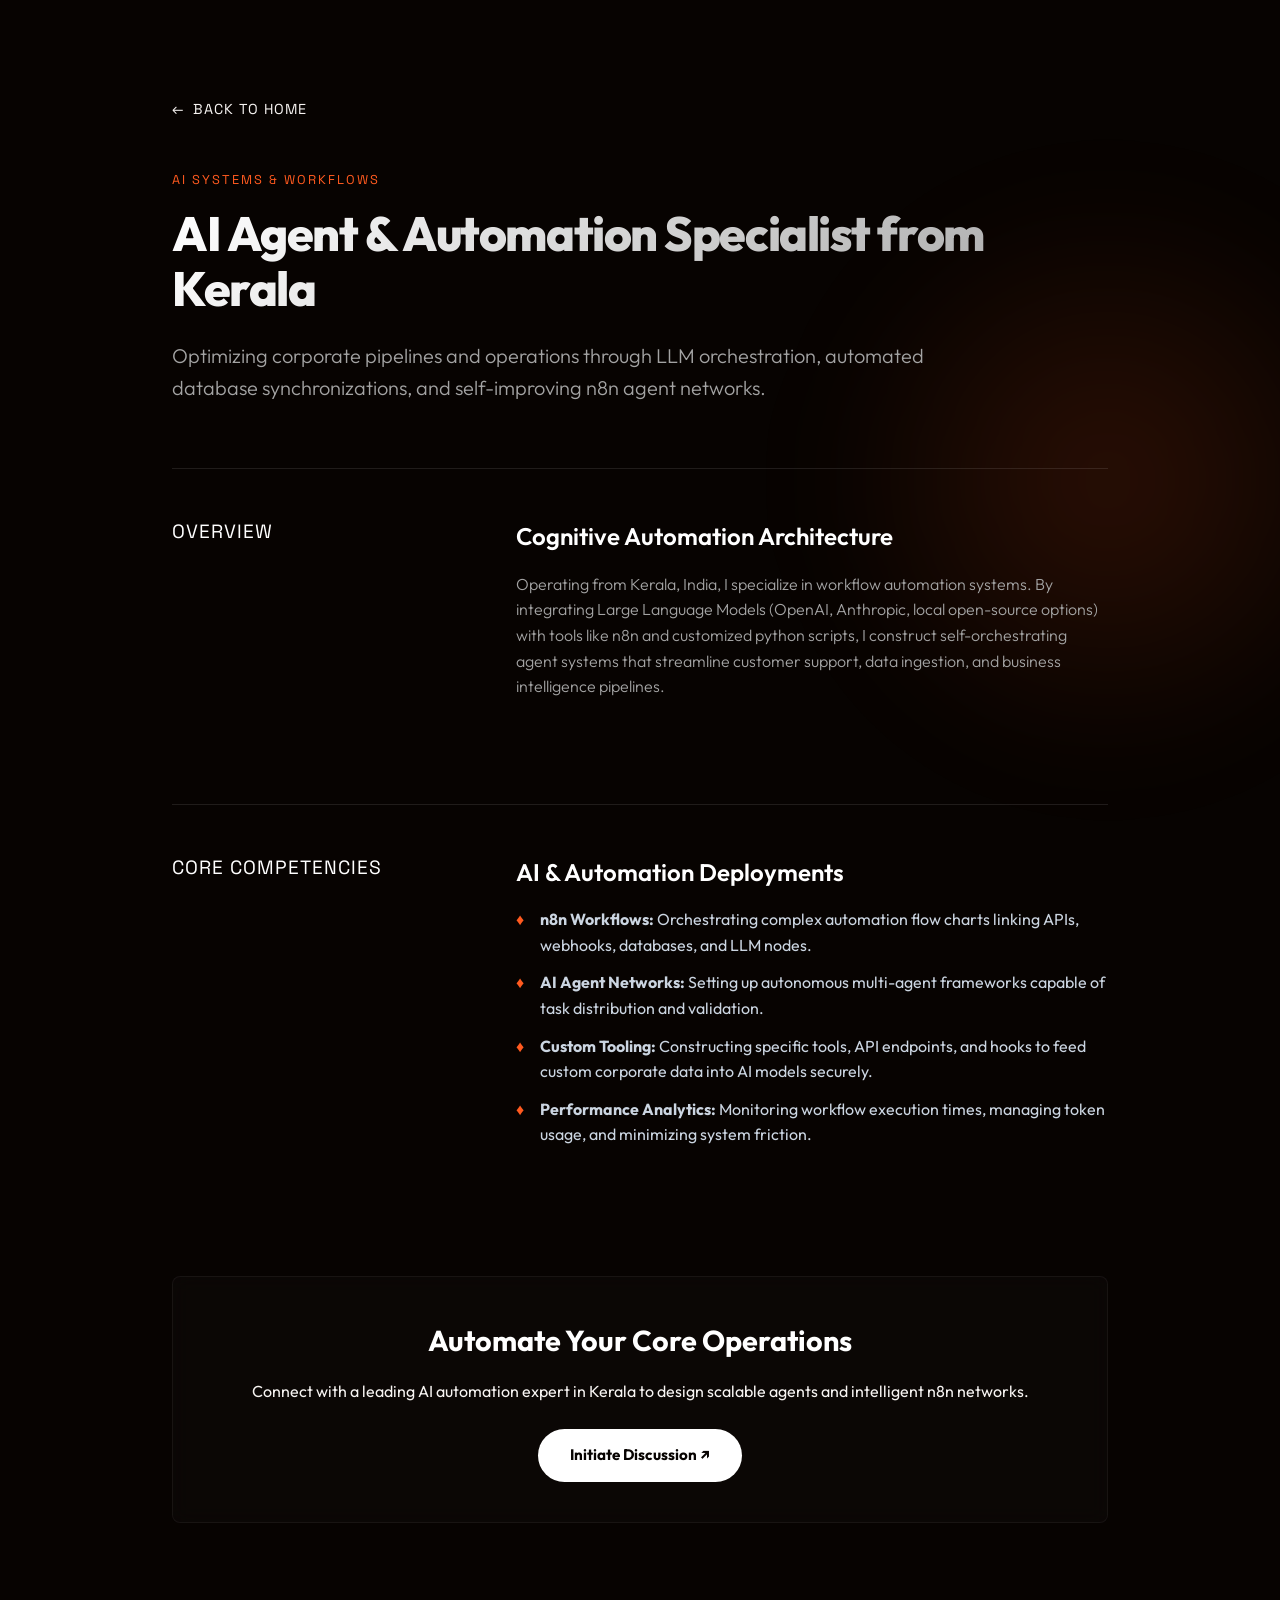
<file: ai-automation/index.html>
<!DOCTYPE html>
<html lang="en">
<head>
    <meta charset="UTF-8">
    <meta name="viewport" content="width=device-width, initial-scale=1.0">
    <title>AI Agent & Workflow Automation Expert from Kerala | n8n & LLMs - Sujith Balan</title>
    <link rel="icon" type="image/svg+xml" href="../favicon.svg">
    
    <!-- SEO Meta Tags -->
    <meta name="description" content="Integrate AI agents, automate workflows using n8n, and connect LLM models (OpenAI/Anthropic) to optimize business performance. Custom AI engineering by Sujith Balan, Kerala.">
    <meta name="keywords" content="AI Automation Expert Kerala, n8n Workflow Automation, AI Agents Developer, Sujith Balan, Kerala">
    <meta name="author" content="Sujith Balan">
    <link rel="canonical" href="http://localhost:8000/ai-automation/">
    
    <!-- Google Fonts -->
    <link rel="preconnect" href="https://fonts.googleapis.com">
    <link rel="preconnect" href="https://fonts.gstatic.com" crossorigin>
    <link href="https://fonts.googleapis.com/css2?family=Outfit:wght@300;400;600;800;900&family=Space+Grotesk:wght@400;700&display=swap" rel="stylesheet">
    
    <!-- Stylesheet Link -->
    <link rel="stylesheet" href="../index.css">
    
    <style>
        :root {
            --bg-color: #070301;
            --text-color: #f7f4f2;
            --accent-orange: #ff5a1f;
            --accent-glow: rgba(255, 90, 31, 0.15);
            --font-sans: 'Outfit', sans-serif;
            --font-mono: 'Space Grotesk', sans-serif;
        }

        body {
            background-color: var(--bg-color);
            color: var(--text-color);
            font-family: var(--font-sans);
            line-height: 1.6;
            margin: 0;
            padding: 0;
        }

        .seo-container {
            max-width: 1000px;
            margin: 0 auto;
            padding: 6rem 2rem;
            position: relative;
            z-index: 2;
        }

        .back-nav {
            margin-bottom: 3rem;
        }

        .back-link {
            color: var(--text-color);
            text-decoration: none;
            font-family: var(--font-mono);
            font-size: 0.9rem;
            text-transform: uppercase;
            letter-spacing: 1px;
            display: inline-flex;
            align-items: center;
            gap: 0.5rem;
            transition: color 0.3s ease;
        }

        .back-link:hover {
            color: var(--accent-orange);
        }

        .seo-header {
            margin-bottom: 4rem;
        }

        .seo-badge {
            font-family: var(--font-mono);
            font-size: 0.8rem;
            color: var(--accent-orange);
            text-transform: uppercase;
            letter-spacing: 2px;
            margin-bottom: 1rem;
            display: block;
        }

        h1 {
            font-size: 3rem;
            font-weight: 800;
            letter-spacing: -0.03em;
            line-height: 1.15;
            margin: 0 0 1.5rem 0;
            background: linear-gradient(135deg, #ffffff 0%, #a3a3a3 100%);
            -webkit-background-clip: text;
            -webkit-text-fill-color: transparent;
        }

        .lead-text {
            font-size: 1.25rem;
            color: #a3a3a3;
            font-weight: 300;
            max-width: 800px;
            margin: 0;
        }

        .seo-section {
            margin-bottom: 5rem;
            border-top: 1px solid rgba(255, 255, 255, 0.1);
            padding-top: 3rem;
        }

        .section-grid {
            display: grid;
            grid-template-columns: 1fr 2fr;
            gap: 3rem;
        }

        @media (max-width: 768px) {
            .section-grid {
                grid-template-columns: 1fr;
                gap: 1.5rem;
            }
        }

        .section-title {
            font-family: var(--font-mono);
            font-size: 1.2rem;
            color: #ffffff;
            margin: 0;
            text-transform: uppercase;
            letter-spacing: 1px;
        }

        .section-content h3 {
            font-size: 1.5rem;
            font-weight: 600;
            color: #ffffff;
            margin: 0 0 1rem 0;
        }

        .section-content p {
            color: #a3a3a3;
            margin: 0 0 1.5rem 0;
            font-weight: 300;
        }

        .feature-list {
            list-style: none;
            padding: 0;
            margin: 0 0 2rem 0;
        }

        .feature-list li {
            position: relative;
            padding-left: 1.5rem;
            margin-bottom: 0.75rem;
            color: #cbd5e1;
        }

        .feature-list li::before {
            content: "♦";
            position: absolute;
            left: 0;
            color: var(--accent-orange);
        }

        .cta-box {
            background: rgba(255, 255, 255, 0.02);
            border: 1px solid rgba(255, 255, 255, 0.05);
            border-radius: 8px;
            padding: 2.5rem;
            text-align: center;
            margin-top: 6rem;
            backdrop-filter: blur(10px);
        }

        .cta-box h2 {
            font-size: 1.8rem;
            font-weight: 700;
            color: #ffffff;
            margin: 0 0 1rem 0;
        }

        .cta-btn {
            display: inline-flex;
            align-items: center;
            gap: 0.75rem;
            background-color: #ffffff;
            color: #070301;
            text-decoration: none;
            padding: 0.9rem 2rem;
            border-radius: 9999px;
            font-weight: 700;
            font-size: 0.95rem;
            transition: transform 0.3s ease, background-color 0.3s ease;
            margin-top: 1.5rem;
        }

        .cta-btn:hover {
            transform: translateY(-2px);
            background-color: #eaeaea;
        }

        .glow-bg {
            position: fixed;
            width: 600px;
            height: 600px;
            background: radial-gradient(circle, var(--accent-glow) 0%, rgba(7, 3, 1, 0) 70%);
            border-radius: 50%;
            top: 20%;
            right: -10%;
            z-index: 1;
            pointer-events: none;
            filter: blur(50px);
        }
    </style>
</head>
<body>
    <div class="glow-bg"></div>

    <div class="seo-container">
        <div class="back-nav">
            <a href="../index.html#portfolio" class="back-link">
                <span>←</span> Back to Home
            </a>
        </div>

        <header class="seo-header">
            <span class="seo-badge">AI Systems & Workflows</span>
            <h1>AI Agent & Automation Specialist from Kerala</h1>
            <p class="lead-text">Optimizing corporate pipelines and operations through LLM orchestration, automated database synchronizations, and self-improving n8n agent networks.</p>
        </header>

        <section class="seo-section">
            <div class="section-grid">
                <div class="section-title">Overview</div>
                <div class="section-content">
                    <h3>Cognitive Automation Architecture</h3>
                    <p>Operating from Kerala, India, I specialize in workflow automation systems. By integrating Large Language Models (OpenAI, Anthropic, local open-source options) with tools like n8n and customized python scripts, I construct self-orchestrating agent systems that streamline customer support, data ingestion, and business intelligence pipelines.</p>
                </div>
            </div>
        </section>

        <section class="seo-section">
            <div class="section-grid">
                <div class="section-title">Core Competencies</div>
                <div class="section-content">
                    <h3>AI & Automation Deployments</h3>
                    <ul class="feature-list">
                        <li><strong>n8n Workflows:</strong> Orchestrating complex automation flow charts linking APIs, webhooks, databases, and LLM nodes.</li>
                        <li><strong>AI Agent Networks:</strong> Setting up autonomous multi-agent frameworks capable of task distribution and validation.</li>
                        <li><strong>Custom Tooling:</strong> Constructing specific tools, API endpoints, and hooks to feed custom corporate data into AI models securely.</li>
                        <li><strong>Performance Analytics:</strong> Monitoring workflow execution times, managing token usage, and minimizing system friction.</li>
                    </ul>
                </div>
            </div>
        </section>

        <div class="cta-box">
            <h2>Automate Your Core Operations</h2>
            <p>Connect with a leading AI automation expert in Kerala to design scalable agents and intelligent n8n networks.</p>
            <a href="../index.html#contact" class="cta-btn">Initiate Discussion ↗</a>
        </div>
    </div>
</body>
</html>
</file>
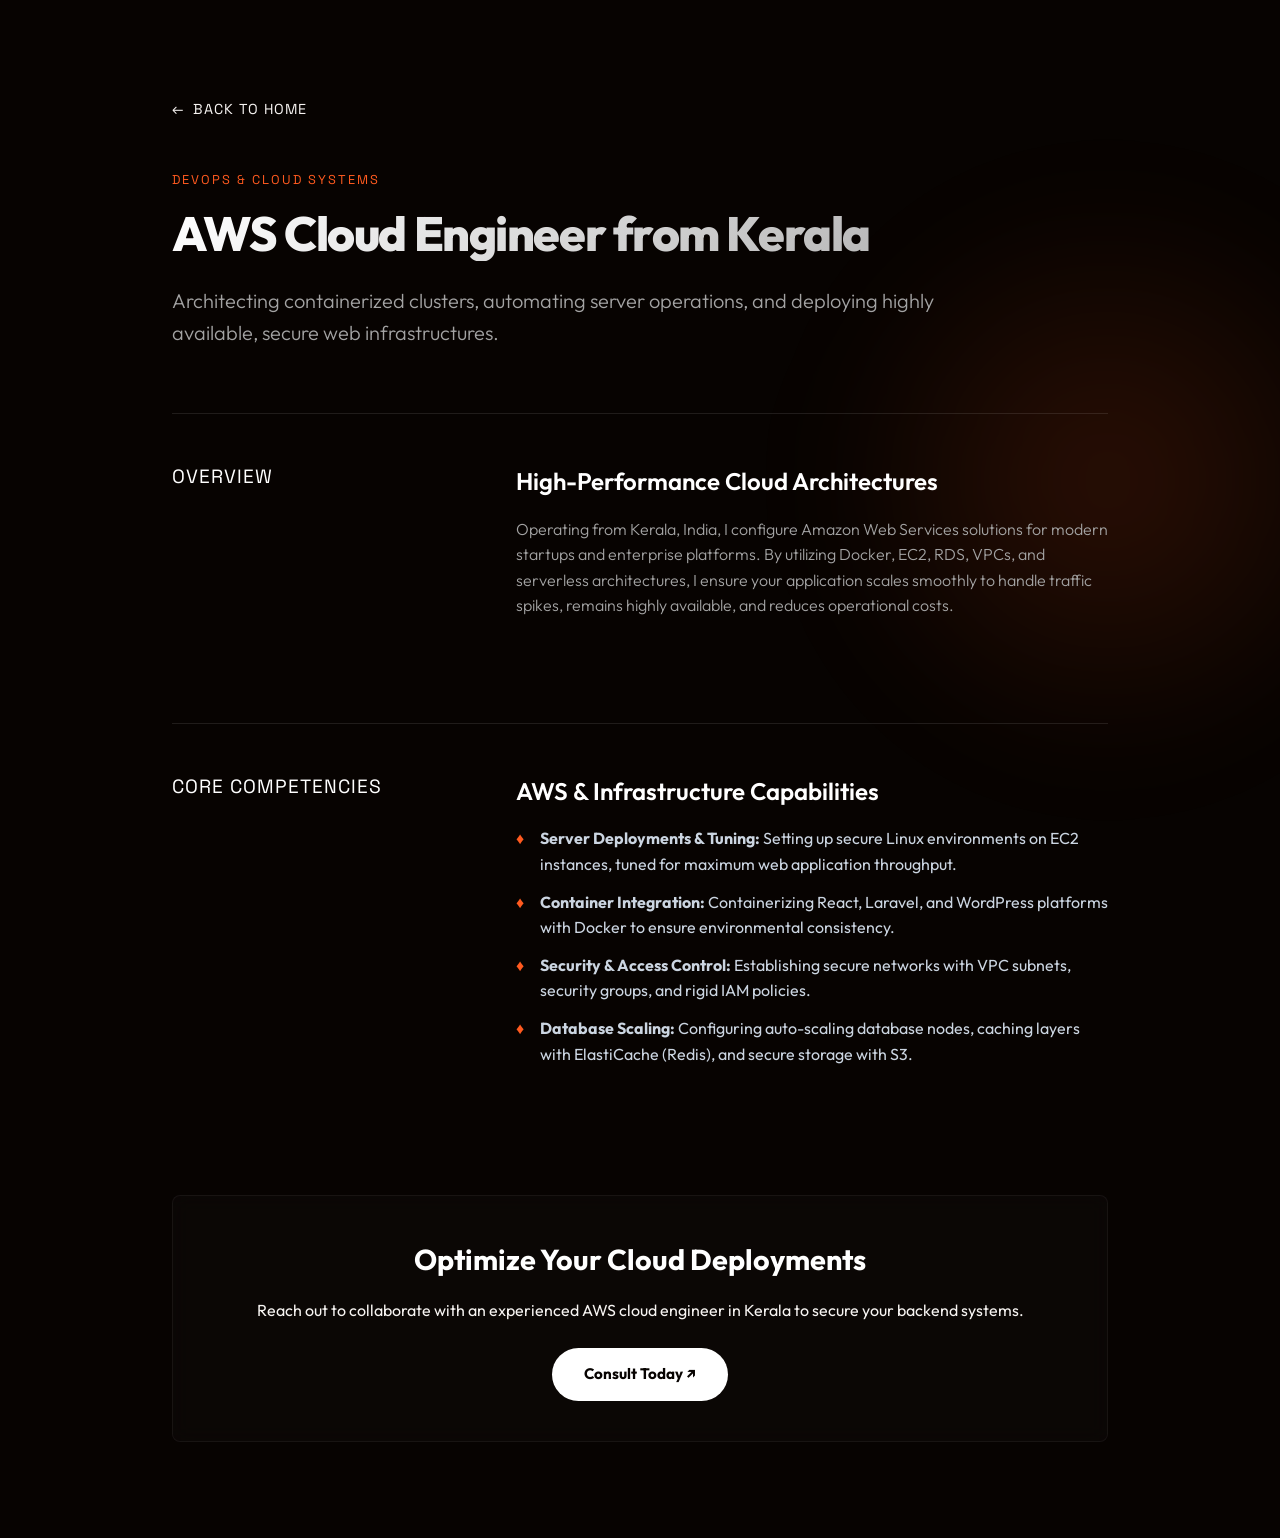
<file: aws-cloud/index.html>
<!DOCTYPE html>
<html lang="en">
<head>
    <meta charset="UTF-8">
    <meta name="viewport" content="width=device-width, initial-scale=1.0">
    <title>AWS Cloud Engineer from Kerala | DevOps & Infrastructure Architect - Sujith Balan</title>
    <link rel="icon" type="image/svg+xml" href="../favicon.svg">
    
    <!-- SEO Meta Tags -->
    <meta name="description" content="Deploy scalable architectures, containerize microservices, and manage secure server setups on Amazon Web Services. AWS Cloud engineering by Sujith Balan, Kerala.">
    <meta name="keywords" content="AWS Cloud Engineer Kerala, DevOps Architect Kerala, Containerization Specialist, Sujith Balan, Kerala">
    <meta name="author" content="Sujith Balan">
    <link rel="canonical" href="http://localhost:8000/aws-cloud/">
    
    <!-- Google Fonts -->
    <link rel="preconnect" href="https://fonts.googleapis.com">
    <link rel="preconnect" href="https://fonts.gstatic.com" crossorigin>
    <link href="https://fonts.googleapis.com/css2?family=Outfit:wght@300;400;600;800;900&family=Space+Grotesk:wght@400;700&display=swap" rel="stylesheet">
    
    <!-- Stylesheet Link -->
    <link rel="stylesheet" href="../index.css">
    
    <style>
        :root {
            --bg-color: #070301;
            --text-color: #f7f4f2;
            --accent-orange: #ff5a1f;
            --accent-glow: rgba(255, 90, 31, 0.15);
            --font-sans: 'Outfit', sans-serif;
            --font-mono: 'Space Grotesk', sans-serif;
        }

        body {
            background-color: var(--bg-color);
            color: var(--text-color);
            font-family: var(--font-sans);
            line-height: 1.6;
            margin: 0;
            padding: 0;
        }

        .seo-container {
            max-width: 1000px;
            margin: 0 auto;
            padding: 6rem 2rem;
            position: relative;
            z-index: 2;
        }

        .back-nav {
            margin-bottom: 3rem;
        }

        .back-link {
            color: var(--text-color);
            text-decoration: none;
            font-family: var(--font-mono);
            font-size: 0.9rem;
            text-transform: uppercase;
            letter-spacing: 1px;
            display: inline-flex;
            align-items: center;
            gap: 0.5rem;
            transition: color 0.3s ease;
        }

        .back-link:hover {
            color: var(--accent-orange);
        }

        .seo-header {
            margin-bottom: 4rem;
        }

        .seo-badge {
            font-family: var(--font-mono);
            font-size: 0.8rem;
            color: var(--accent-orange);
            text-transform: uppercase;
            letter-spacing: 2px;
            margin-bottom: 1rem;
            display: block;
        }

        h1 {
            font-size: 3rem;
            font-weight: 800;
            letter-spacing: -0.03em;
            line-height: 1.15;
            margin: 0 0 1.5rem 0;
            background: linear-gradient(135deg, #ffffff 0%, #a3a3a3 100%);
            -webkit-background-clip: text;
            -webkit-text-fill-color: transparent;
        }

        .lead-text {
            font-size: 1.25rem;
            color: #a3a3a3;
            font-weight: 300;
            max-width: 800px;
            margin: 0;
        }

        .seo-section {
            margin-bottom: 5rem;
            border-top: 1px solid rgba(255, 255, 255, 0.1);
            padding-top: 3rem;
        }

        .section-grid {
            display: grid;
            grid-template-columns: 1fr 2fr;
            gap: 3rem;
        }

        @media (max-width: 768px) {
            .section-grid {
                grid-template-columns: 1fr;
                gap: 1.5rem;
            }
        }

        .section-title {
            font-family: var(--font-mono);
            font-size: 1.2rem;
            color: #ffffff;
            margin: 0;
            text-transform: uppercase;
            letter-spacing: 1px;
        }

        .section-content h3 {
            font-size: 1.5rem;
            font-weight: 600;
            color: #ffffff;
            margin: 0 0 1rem 0;
        }

        .section-content p {
            color: #a3a3a3;
            margin: 0 0 1.5rem 0;
            font-weight: 300;
        }

        .feature-list {
            list-style: none;
            padding: 0;
            margin: 0 0 2rem 0;
        }

        .feature-list li {
            position: relative;
            padding-left: 1.5rem;
            margin-bottom: 0.75rem;
            color: #cbd5e1;
        }

        .feature-list li::before {
            content: "♦";
            position: absolute;
            left: 0;
            color: var(--accent-orange);
        }

        .cta-box {
            background: rgba(255, 255, 255, 0.02);
            border: 1px solid rgba(255, 255, 255, 0.05);
            border-radius: 8px;
            padding: 2.5rem;
            text-align: center;
            margin-top: 6rem;
            backdrop-filter: blur(10px);
        }

        .cta-box h2 {
            font-size: 1.8rem;
            font-weight: 700;
            color: #ffffff;
            margin: 0 0 1rem 0;
        }

        .cta-btn {
            display: inline-flex;
            align-items: center;
            gap: 0.75rem;
            background-color: #ffffff;
            color: #070301;
            text-decoration: none;
            padding: 0.9rem 2rem;
            border-radius: 9999px;
            font-weight: 700;
            font-size: 0.95rem;
            transition: transform 0.3s ease, background-color 0.3s ease;
            margin-top: 1.5rem;
        }

        .cta-btn:hover {
            transform: translateY(-2px);
            background-color: #eaeaea;
        }

        .glow-bg {
            position: fixed;
            width: 600px;
            height: 600px;
            background: radial-gradient(circle, var(--accent-glow) 0%, rgba(7, 3, 1, 0) 70%);
            border-radius: 50%;
            top: 20%;
            right: -10%;
            z-index: 1;
            pointer-events: none;
            filter: blur(50px);
        }
    </style>
</head>
<body>
    <div class="glow-bg"></div>

    <div class="seo-container">
        <div class="back-nav">
            <a href="../index.html#portfolio" class="back-link">
                <span>←</span> Back to Home
            </a>
        </div>

        <header class="seo-header">
            <span class="seo-badge">DevOps & Cloud Systems</span>
            <h1>AWS Cloud Engineer from Kerala</h1>
            <p class="lead-text">Architecting containerized clusters, automating server operations, and deploying highly available, secure web infrastructures.</p>
        </header>

        <section class="seo-section">
            <div class="section-grid">
                <div class="section-title">Overview</div>
                <div class="section-content">
                    <h3>High-Performance Cloud Architectures</h3>
                    <p>Operating from Kerala, India, I configure Amazon Web Services solutions for modern startups and enterprise platforms. By utilizing Docker, EC2, RDS, VPCs, and serverless architectures, I ensure your application scales smoothly to handle traffic spikes, remains highly available, and reduces operational costs.</p>
                </div>
            </div>
        </section>

        <section class="seo-section">
            <div class="section-grid">
                <div class="section-title">Core Competencies</div>
                <div class="section-content">
                    <h3>AWS & Infrastructure Capabilities</h3>
                    <ul class="feature-list">
                        <li><strong>Server Deployments & Tuning:</strong> Setting up secure Linux environments on EC2 instances, tuned for maximum web application throughput.</li>
                        <li><strong>Container Integration:</strong> Containerizing React, Laravel, and WordPress platforms with Docker to ensure environmental consistency.</li>
                        <li><strong>Security & Access Control:</strong> Establishing secure networks with VPC subnets, security groups, and rigid IAM policies.</li>
                        <li><strong>Database Scaling:</strong> Configuring auto-scaling database nodes, caching layers with ElastiCache (Redis), and secure storage with S3.</li>
                    </ul>
                </div>
            </div>
        </section>

        <div class="cta-box">
            <h2>Optimize Your Cloud Deployments</h2>
            <p>Reach out to collaborate with an experienced AWS cloud engineer in Kerala to secure your backend systems.</p>
            <a href="../index.html#contact" class="cta-btn">Consult Today ↗</a>
        </div>
    </div>
</body>
</html>
</file>
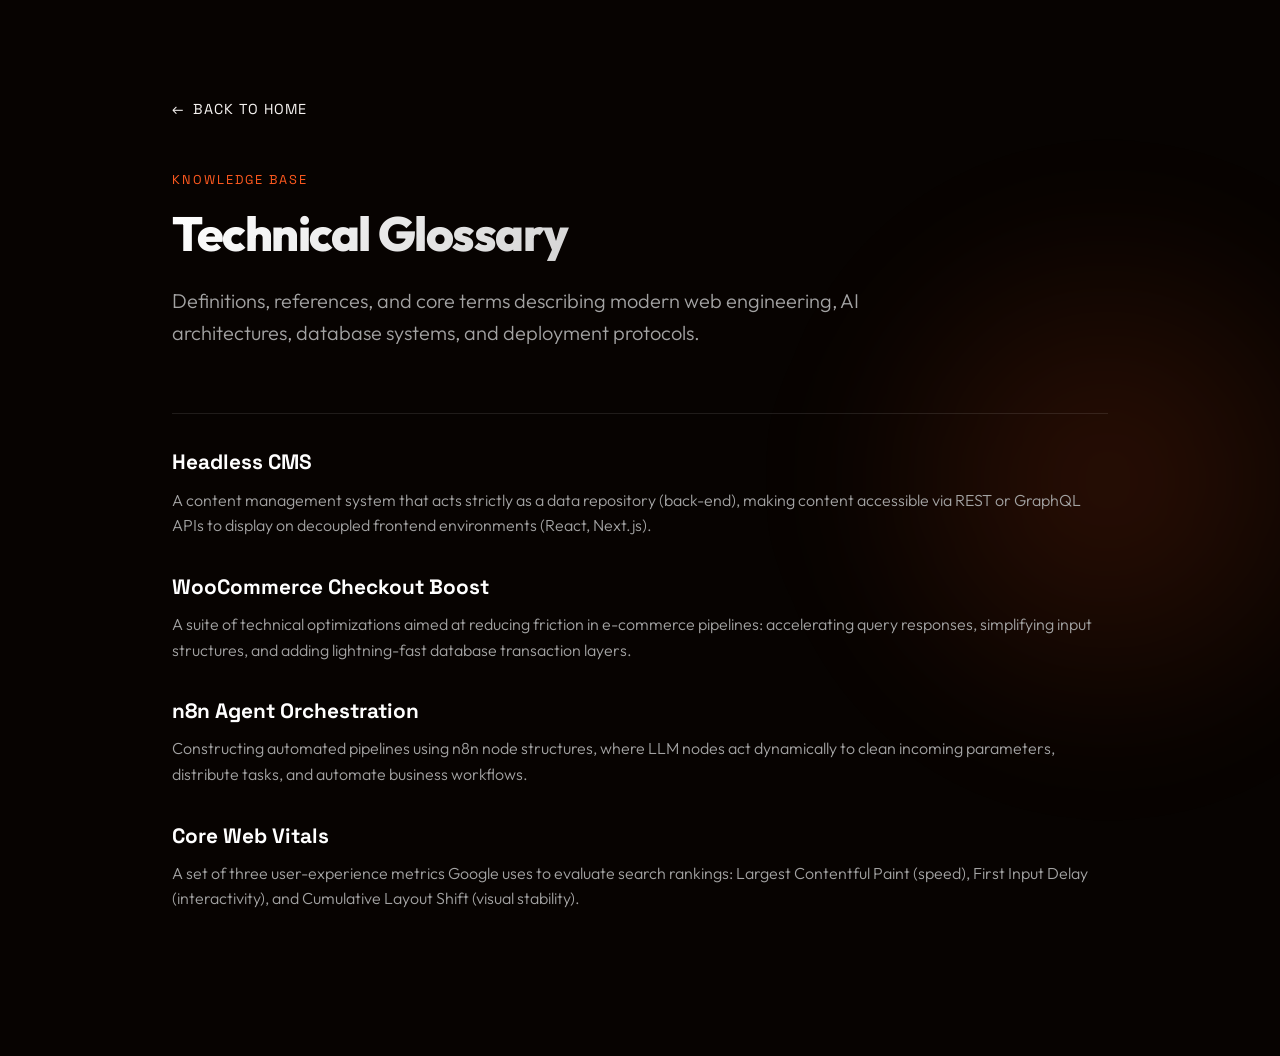
<file: glossary/index.html>
<!DOCTYPE html>
<html lang="en">
<head>
    <meta charset="UTF-8">
    <meta name="viewport" content="width=device-width, initial-scale=1.0">
    <title>Web Development & AI Glossary | Technical Directory - Sujith Balan</title>
    <link rel="icon" type="image/svg+xml" href="../favicon.svg">
    
    <!-- SEO Meta Tags -->
    <meta name="description" content="Technical terms, jargon, and directory definitions covering WordPress, React, Laravel, AWS, and AI Automation. Custom definitions compiled by Sujith Balan, Kerala.">
    <meta name="keywords" content="Web Development Glossary, Tech Directory, WordPress definitions, React terms, Sujith Balan, Kerala">
    <meta name="author" content="Sujith Balan">
    <link rel="canonical" href="http://localhost:8000/glossary/">
    
    <!-- Google Fonts -->
    <link rel="preconnect" href="https://fonts.googleapis.com">
    <link rel="preconnect" href="https://fonts.gstatic.com" crossorigin>
    <link href="https://fonts.googleapis.com/css2?family=Outfit:wght@300;400;600;800;900&family=Space+Grotesk:wght@400;700&display=swap" rel="stylesheet">
    
    <!-- Stylesheet Link -->
    <link rel="stylesheet" href="../index.css">
    
    <style>
        :root {
            --bg-color: #070301;
            --text-color: #f7f4f2;
            --accent-orange: #ff5a1f;
            --accent-glow: rgba(255, 90, 31, 0.15);
            --font-sans: 'Outfit', sans-serif;
            --font-mono: 'Space Grotesk', sans-serif;
        }

        body {
            background-color: var(--bg-color);
            color: var(--text-color);
            font-family: var(--font-sans);
            line-height: 1.6;
            margin: 0;
            padding: 0;
        }

        .seo-container {
            max-width: 1000px;
            margin: 0 auto;
            padding: 6rem 2rem;
            position: relative;
            z-index: 2;
        }

        .back-nav {
            margin-bottom: 3rem;
        }

        .back-link {
            color: var(--text-color);
            text-decoration: none;
            font-family: var(--font-mono);
            font-size: 0.9rem;
            text-transform: uppercase;
            letter-spacing: 1px;
            display: inline-flex;
            align-items: center;
            gap: 0.5rem;
            transition: color 0.3s ease;
        }

        .back-link:hover {
            color: var(--accent-orange);
        }

        .seo-header {
            margin-bottom: 4rem;
        }

        .seo-badge {
            font-family: var(--font-mono);
            font-size: 0.8rem;
            color: var(--accent-orange);
            text-transform: uppercase;
            letter-spacing: 2px;
            margin-bottom: 1rem;
            display: block;
        }

        h1 {
            font-size: 3rem;
            font-weight: 800;
            letter-spacing: -0.03em;
            line-height: 1.15;
            margin: 0 0 1.5rem 0;
            background: linear-gradient(135deg, #ffffff 0%, #a3a3a3 100%);
            -webkit-background-clip: text;
            -webkit-text-fill-color: transparent;
        }

        .lead-text {
            font-size: 1.25rem;
            color: #a3a3a3;
            font-weight: 300;
            max-width: 800px;
            margin: 0;
        }

        .seo-section {
            margin-bottom: 3rem;
            border-top: 1px solid rgba(255, 255, 255, 0.1);
            padding-top: 2rem;
        }

        .glossary-item {
            margin-bottom: 2rem;
        }

        .glossary-term {
            font-family: var(--font-mono);
            font-size: 1.3rem;
            color: #ffffff;
            margin: 0 0 0.5rem 0;
            font-weight: 700;
        }

        .glossary-def {
            color: #a3a3a3;
            font-weight: 300;
            margin: 0;
        }

        .glow-bg {
            position: fixed;
            width: 600px;
            height: 600px;
            background: radial-gradient(circle, var(--accent-glow) 0%, rgba(7, 3, 1, 0) 70%);
            border-radius: 50%;
            top: 20%;
            right: -10%;
            z-index: 1;
            pointer-events: none;
            filter: blur(50px);
        }
    </style>
</head>
<body>
    <div class="glow-bg"></div>

    <div class="seo-container">
        <div class="back-nav">
            <a href="../index.html#portfolio" class="back-link">
                <span>←</span> Back to Home
            </a>
        </div>

        <header class="seo-header">
            <span class="seo-badge">Knowledge Base</span>
            <h1>Technical Glossary</h1>
            <p class="lead-text">Definitions, references, and core terms describing modern web engineering, AI architectures, database systems, and deployment protocols.</p>
        </header>

        <section class="seo-section">
            <div class="glossary-item">
                <div class="glossary-term">Headless CMS</div>
                <p class="glossary-def">A content management system that acts strictly as a data repository (back-end), making content accessible via REST or GraphQL APIs to display on decoupled frontend environments (React, Next.js).</p>
            </div>
            
            <div class="glossary-item">
                <div class="glossary-term">WooCommerce Checkout Boost</div>
                <p class="glossary-def">A suite of technical optimizations aimed at reducing friction in e-commerce pipelines: accelerating query responses, simplifying input structures, and adding lightning-fast database transaction layers.</p>
            </div>

            <div class="glossary-item">
                <div class="glossary-term">n8n Agent Orchestration</div>
                <p class="glossary-def">Constructing automated pipelines using n8n node structures, where LLM nodes act dynamically to clean incoming parameters, distribute tasks, and automate business workflows.</p>
            </div>

            <div class="glossary-item">
                <div class="glossary-term">Core Web Vitals</div>
                <p class="glossary-def">A set of three user-experience metrics Google uses to evaluate search rankings: Largest Contentful Paint (speed), First Input Delay (interactivity), and Cumulative Layout Shift (visual stability).</p>
            </div>
        </section>
    </div>
</body>
</html>
</file>
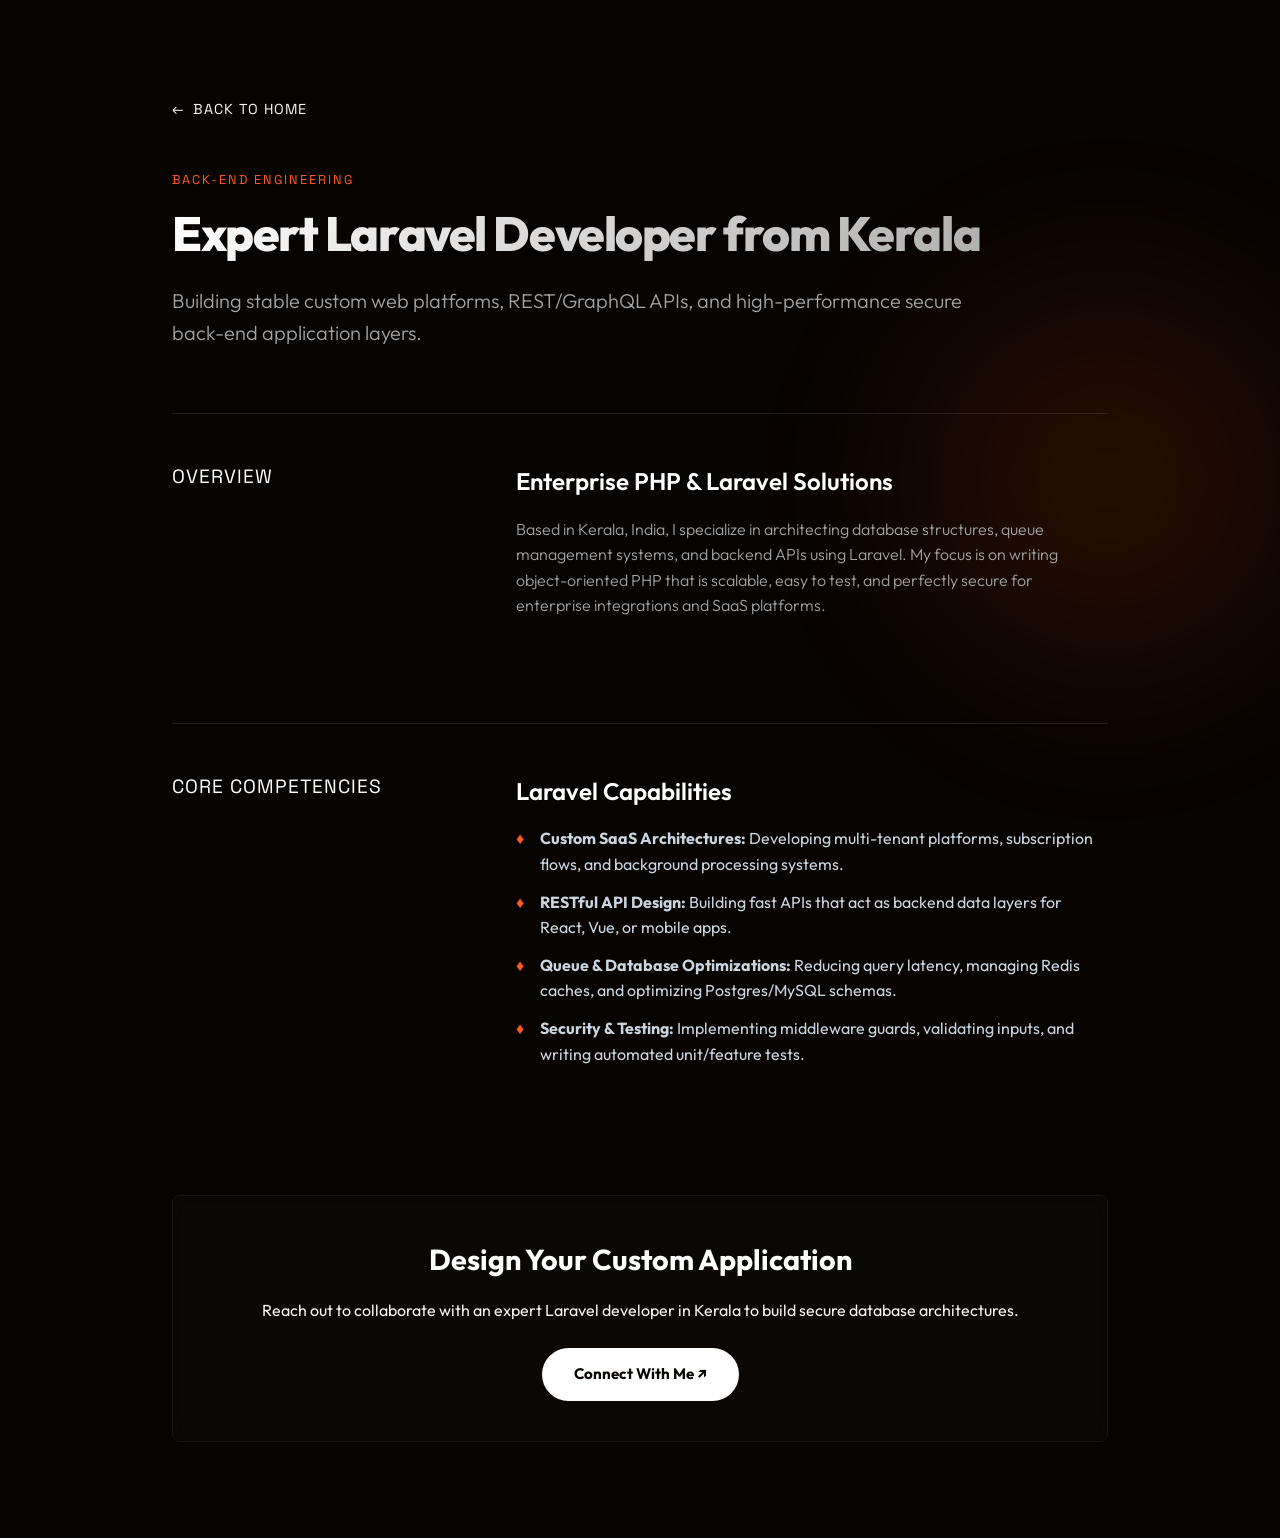
<file: laravel/index.html>
<!DOCTYPE html>
<html lang="en">
<head>
    <meta charset="UTF-8">
    <meta name="viewport" content="width=device-width, initial-scale=1.0">
    <title>Expert Laravel Developer from Kerala | Custom Web Applications - Sujith Balan</title>
    <link rel="icon" type="image/svg+xml" href="../favicon.svg">
    
    <!-- SEO Meta Tags -->
    <meta name="description" content="Custom back-end web applications and robust API architectures built by Sujith Balan, a premier freelance Laravel developer from Kerala, India.">
    <meta name="keywords" content="Expert Laravel Developer Kerala, Custom Web Applications Kerala, Laravel PHP Specialist, Sujith Balan">
    <meta name="author" content="Sujith Balan">
    <link rel="canonical" href="http://localhost:8000/laravel/">
    
    <!-- Google Fonts -->
    <link rel="preconnect" href="https://fonts.googleapis.com">
    <link rel="preconnect" href="https://fonts.gstatic.com" crossorigin>
    <link href="https://fonts.googleapis.com/css2?family=Outfit:wght@300;400;600;800;900&family=Space+Grotesk:wght@400;700&display=swap" rel="stylesheet">
    
    <!-- Stylesheet Link -->
    <link rel="stylesheet" href="../index.css">
    
    <style>
        :root {
            --bg-color: #070301;
            --text-color: #f7f4f2;
            --accent-orange: #ff5a1f;
            --accent-glow: rgba(255, 90, 31, 0.15);
            --font-sans: 'Outfit', sans-serif;
            --font-mono: 'Space Grotesk', sans-serif;
        }

        body {
            background-color: var(--bg-color);
            color: var(--text-color);
            font-family: var(--font-sans);
            line-height: 1.6;
            margin: 0;
            padding: 0;
        }

        .seo-container {
            max-width: 1000px;
            margin: 0 auto;
            padding: 6rem 2rem;
            position: relative;
            z-index: 2;
        }

        .back-nav {
            margin-bottom: 3rem;
        }

        .back-link {
            color: var(--text-color);
            text-decoration: none;
            font-family: var(--font-mono);
            font-size: 0.9rem;
            text-transform: uppercase;
            letter-spacing: 1px;
            display: inline-flex;
            align-items: center;
            gap: 0.5rem;
            transition: color 0.3s ease;
        }

        .back-link:hover {
            color: var(--accent-orange);
        }

        .seo-header {
            margin-bottom: 4rem;
        }

        .seo-badge {
            font-family: var(--font-mono);
            font-size: 0.8rem;
            color: var(--accent-orange);
            text-transform: uppercase;
            letter-spacing: 2px;
            margin-bottom: 1rem;
            display: block;
        }

        h1 {
            font-size: 3rem;
            font-weight: 800;
            letter-spacing: -0.03em;
            line-height: 1.15;
            margin: 0 0 1.5rem 0;
            background: linear-gradient(135deg, #ffffff 0%, #a3a3a3 100%);
            -webkit-background-clip: text;
            -webkit-text-fill-color: transparent;
        }

        .lead-text {
            font-size: 1.25rem;
            color: #a3a3a3;
            font-weight: 300;
            max-width: 800px;
            margin: 0;
        }

        .seo-section {
            margin-bottom: 5rem;
            border-top: 1px solid rgba(255, 255, 255, 0.1);
            padding-top: 3rem;
        }

        .section-grid {
            display: grid;
            grid-template-columns: 1fr 2fr;
            gap: 3rem;
        }

        @media (max-width: 768px) {
            .section-grid {
                grid-template-columns: 1fr;
                gap: 1.5rem;
            }
        }

        .section-title {
            font-family: var(--font-mono);
            font-size: 1.2rem;
            color: #ffffff;
            margin: 0;
            text-transform: uppercase;
            letter-spacing: 1px;
        }

        .section-content h3 {
            font-size: 1.5rem;
            font-weight: 600;
            color: #ffffff;
            margin: 0 0 1rem 0;
        }

        .section-content p {
            color: #a3a3a3;
            margin: 0 0 1.5rem 0;
            font-weight: 300;
        }

        .feature-list {
            list-style: none;
            padding: 0;
            margin: 0 0 2rem 0;
        }

        .feature-list li {
            position: relative;
            padding-left: 1.5rem;
            margin-bottom: 0.75rem;
            color: #cbd5e1;
        }

        .feature-list li::before {
            content: "♦";
            position: absolute;
            left: 0;
            color: var(--accent-orange);
        }

        .cta-box {
            background: rgba(255, 255, 255, 0.02);
            border: 1px solid rgba(255, 255, 255, 0.05);
            border-radius: 8px;
            padding: 2.5rem;
            text-align: center;
            margin-top: 6rem;
            backdrop-filter: blur(10px);
        }

        .cta-box h2 {
            font-size: 1.8rem;
            font-weight: 700;
            color: #ffffff;
            margin: 0 0 1rem 0;
        }

        .cta-btn {
            display: inline-flex;
            align-items: center;
            gap: 0.75rem;
            background-color: #ffffff;
            color: #070301;
            text-decoration: none;
            padding: 0.9rem 2rem;
            border-radius: 9999px;
            font-weight: 700;
            font-size: 0.95rem;
            transition: transform 0.3s ease, background-color 0.3s ease;
            margin-top: 1.5rem;
        }

        .cta-btn:hover {
            transform: translateY(-2px);
            background-color: #eaeaea;
        }

        .glow-bg {
            position: fixed;
            width: 600px;
            height: 600px;
            background: radial-gradient(circle, var(--accent-glow) 0%, rgba(7, 3, 1, 0) 70%);
            border-radius: 50%;
            top: 20%;
            right: -10%;
            z-index: 1;
            pointer-events: none;
            filter: blur(50px);
        }
    </style>
</head>
<body>
    <div class="glow-bg"></div>

    <div class="seo-container">
        <div class="back-nav">
            <a href="../index.html#portfolio" class="back-link">
                <span>←</span> Back to Home
            </a>
        </div>

        <header class="seo-header">
            <span class="seo-badge">Back-End Engineering</span>
            <h1>Expert Laravel Developer from Kerala</h1>
            <p class="lead-text">Building stable custom web platforms, REST/GraphQL APIs, and high-performance secure back-end application layers.</p>
        </header>

        <section class="seo-section">
            <div class="section-grid">
                <div class="section-title">Overview</div>
                <div class="section-content">
                    <h3>Enterprise PHP & Laravel Solutions</h3>
                    <p>Based in Kerala, India, I specialize in architecting database structures, queue management systems, and backend APIs using Laravel. My focus is on writing object-oriented PHP that is scalable, easy to test, and perfectly secure for enterprise integrations and SaaS platforms.</p>
                </div>
            </div>
        </section>

        <section class="seo-section">
            <div class="section-grid">
                <div class="section-title">Core Competencies</div>
                <div class="section-content">
                    <h3>Laravel Capabilities</h3>
                    <ul class="feature-list">
                        <li><strong>Custom SaaS Architectures:</strong> Developing multi-tenant platforms, subscription flows, and background processing systems.</li>
                        <li><strong>RESTful API Design:</strong> Building fast APIs that act as backend data layers for React, Vue, or mobile apps.</li>
                        <li><strong>Queue & Database Optimizations:</strong> Reducing query latency, managing Redis caches, and optimizing Postgres/MySQL schemas.</li>
                        <li><strong>Security & Testing:</strong> Implementing middleware guards, validating inputs, and writing automated unit/feature tests.</li>
                    </ul>
                </div>
            </div>
        </section>

        <div class="cta-box">
            <h2>Design Your Custom Application</h2>
            <p>Reach out to collaborate with an expert Laravel developer in Kerala to build secure database architectures.</p>
            <a href="../index.html#contact" class="cta-btn">Connect With Me ↗</a>
        </div>
    </div>
</body>
</html>
</file>
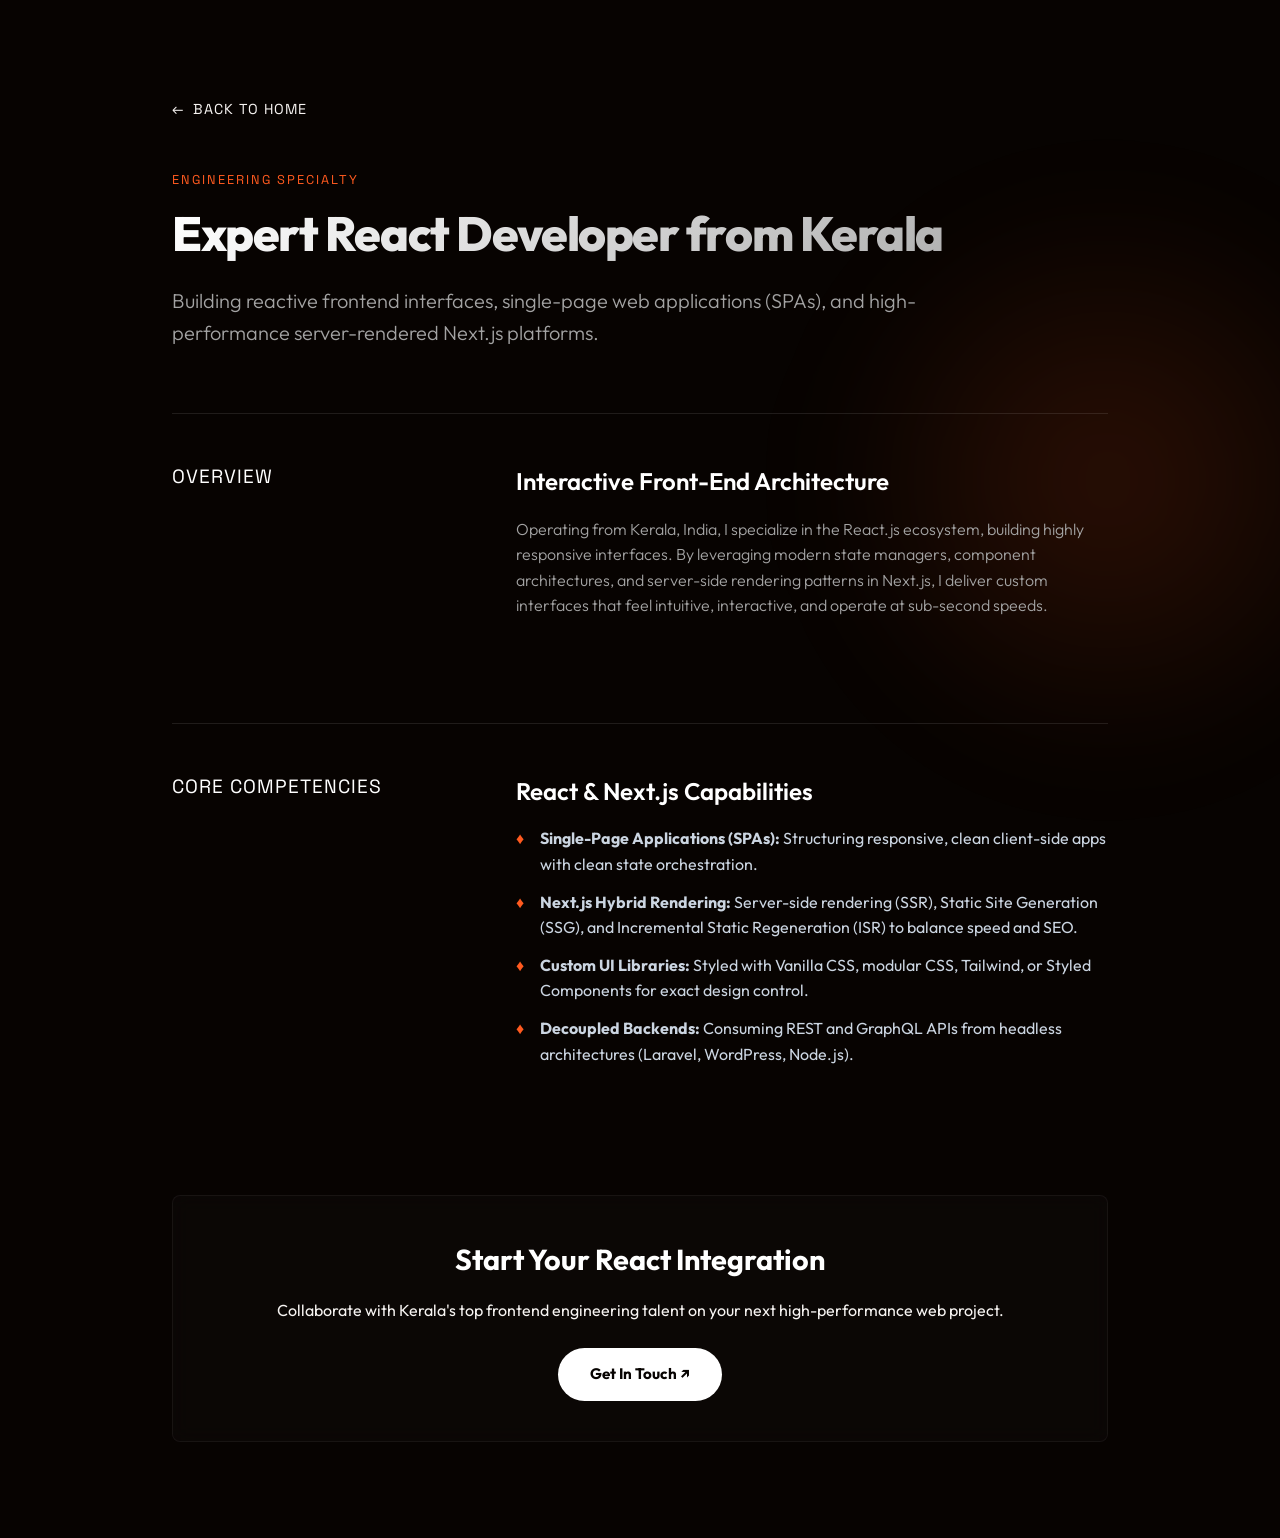
<file: react/index.html>
<!DOCTYPE html>
<html lang="en">
<head>
    <meta charset="UTF-8">
    <meta name="viewport" content="width=device-width, initial-scale=1.0">
    <title>Expert React Developer from Kerala | Next.js & Frontend Engineer - Sujith Balan</title>
    <link rel="icon" type="image/svg+xml" href="../favicon.svg">
    
    <!-- SEO Meta Tags -->
    <meta name="description" content="Premium React & Next.js frontend development by Sujith Balan, based in Kerala, India. Building interactive dashboards, SaaS web applications, and fast custom interfaces.">
    <meta name="keywords" content="Expert React Developer Kerala, Next.js Frontend Developer Kerala, Freelance Frontend Engineer, Sujith Balan">
    <meta name="author" content="Sujith Balan">
    <link rel="canonical" href="http://localhost:8000/react/">
    
    <!-- Google Fonts -->
    <link rel="preconnect" href="https://fonts.googleapis.com">
    <link rel="preconnect" href="https://fonts.gstatic.com" crossorigin>
    <link href="https://fonts.googleapis.com/css2?family=Outfit:wght@300;400;600;800;900&family=Space+Grotesk:wght@400;700&display=swap" rel="stylesheet">
    
    <!-- Stylesheet Link -->
    <link rel="stylesheet" href="../index.css">
    
    <style>
        :root {
            --bg-color: #070301;
            --text-color: #f7f4f2;
            --accent-orange: #ff5a1f;
            --accent-glow: rgba(255, 90, 31, 0.15);
            --font-sans: 'Outfit', sans-serif;
            --font-mono: 'Space Grotesk', sans-serif;
        }

        body {
            background-color: var(--bg-color);
            color: var(--text-color);
            font-family: var(--font-sans);
            line-height: 1.6;
            margin: 0;
            padding: 0;
        }

        .seo-container {
            max-width: 1000px;
            margin: 0 auto;
            padding: 6rem 2rem;
            position: relative;
            z-index: 2;
        }

        .back-nav {
            margin-bottom: 3rem;
        }

        .back-link {
            color: var(--text-color);
            text-decoration: none;
            font-family: var(--font-mono);
            font-size: 0.9rem;
            text-transform: uppercase;
            letter-spacing: 1px;
            display: inline-flex;
            align-items: center;
            gap: 0.5rem;
            transition: color 0.3s ease;
        }

        .back-link:hover {
            color: var(--accent-orange);
        }

        .seo-header {
            margin-bottom: 4rem;
        }

        .seo-badge {
            font-family: var(--font-mono);
            font-size: 0.8rem;
            color: var(--accent-orange);
            text-transform: uppercase;
            letter-spacing: 2px;
            margin-bottom: 1rem;
            display: block;
        }

        h1 {
            font-size: 3rem;
            font-weight: 800;
            letter-spacing: -0.03em;
            line-height: 1.15;
            margin: 0 0 1.5rem 0;
            background: linear-gradient(135deg, #ffffff 0%, #a3a3a3 100%);
            -webkit-background-clip: text;
            -webkit-text-fill-color: transparent;
        }

        .lead-text {
            font-size: 1.25rem;
            color: #a3a3a3;
            font-weight: 300;
            max-width: 800px;
            margin: 0;
        }

        .seo-section {
            margin-bottom: 5rem;
            border-top: 1px solid rgba(255, 255, 255, 0.1);
            padding-top: 3rem;
        }

        .section-grid {
            display: grid;
            grid-template-columns: 1fr 2fr;
            gap: 3rem;
        }

        @media (max-width: 768px) {
            .section-grid {
                grid-template-columns: 1fr;
                gap: 1.5rem;
            }
        }

        .section-title {
            font-family: var(--font-mono);
            font-size: 1.2rem;
            color: #ffffff;
            margin: 0;
            text-transform: uppercase;
            letter-spacing: 1px;
        }

        .section-content h3 {
            font-size: 1.5rem;
            font-weight: 600;
            color: #ffffff;
            margin: 0 0 1rem 0;
        }

        .section-content p {
            color: #a3a3a3;
            margin: 0 0 1.5rem 0;
            font-weight: 300;
        }

        .feature-list {
            list-style: none;
            padding: 0;
            margin: 0 0 2rem 0;
        }

        .feature-list li {
            position: relative;
            padding-left: 1.5rem;
            margin-bottom: 0.75rem;
            color: #cbd5e1;
        }

        .feature-list li::before {
            content: "♦";
            position: absolute;
            left: 0;
            color: var(--accent-orange);
        }

        .cta-box {
            background: rgba(255, 255, 255, 0.02);
            border: 1px solid rgba(255, 255, 255, 0.05);
            border-radius: 8px;
            padding: 2.5rem;
            text-align: center;
            margin-top: 6rem;
            backdrop-filter: blur(10px);
        }

        .cta-box h2 {
            font-size: 1.8rem;
            font-weight: 700;
            color: #ffffff;
            margin: 0 0 1rem 0;
        }

        .cta-btn {
            display: inline-flex;
            align-items: center;
            gap: 0.75rem;
            background-color: #ffffff;
            color: #070301;
            text-decoration: none;
            padding: 0.9rem 2rem;
            border-radius: 9999px;
            font-weight: 700;
            font-size: 0.95rem;
            transition: transform 0.3s ease, background-color 0.3s ease;
            margin-top: 1.5rem;
        }

        .cta-btn:hover {
            transform: translateY(-2px);
            background-color: #eaeaea;
        }

        .glow-bg {
            position: fixed;
            width: 600px;
            height: 600px;
            background: radial-gradient(circle, var(--accent-glow) 0%, rgba(7, 3, 1, 0) 70%);
            border-radius: 50%;
            top: 20%;
            right: -10%;
            z-index: 1;
            pointer-events: none;
            filter: blur(50px);
        }
    </style>
</head>
<body>
    <div class="glow-bg"></div>

    <div class="seo-container">
        <div class="back-nav">
            <a href="../index.html#portfolio" class="back-link">
                <span>←</span> Back to Home
            </a>
        </div>

        <header class="seo-header">
            <span class="seo-badge">Engineering Specialty</span>
            <h1>Expert React Developer from Kerala</h1>
            <p class="lead-text">Building reactive frontend interfaces, single-page web applications (SPAs), and high-performance server-rendered Next.js platforms.</p>
        </header>

        <section class="seo-section">
            <div class="section-grid">
                <div class="section-title">Overview</div>
                <div class="section-content">
                    <h3>Interactive Front-End Architecture</h3>
                    <p>Operating from Kerala, India, I specialize in the React.js ecosystem, building highly responsive interfaces. By leveraging modern state managers, component architectures, and server-side rendering patterns in Next.js, I deliver custom interfaces that feel intuitive, interactive, and operate at sub-second speeds.</p>
                </div>
            </div>
        </section>

        <section class="seo-section">
            <div class="section-grid">
                <div class="section-title">Core Competencies</div>
                <div class="section-content">
                    <h3>React & Next.js Capabilities</h3>
                    <ul class="feature-list">
                        <li><strong>Single-Page Applications (SPAs):</strong> Structuring responsive, clean client-side apps with clean state orchestration.</li>
                        <li><strong>Next.js Hybrid Rendering:</strong> Server-side rendering (SSR), Static Site Generation (SSG), and Incremental Static Regeneration (ISR) to balance speed and SEO.</li>
                        <li><strong>Custom UI Libraries:</strong> Styled with Vanilla CSS, modular CSS, Tailwind, or Styled Components for exact design control.</li>
                        <li><strong>Decoupled Backends:</strong> Consuming REST and GraphQL APIs from headless architectures (Laravel, WordPress, Node.js).</li>
                    </ul>
                </div>
            </div>
        </section>

        <div class="cta-box">
            <h2>Start Your React Integration</h2>
            <p>Collaborate with Kerala's top frontend engineering talent on your next high-performance web project.</p>
            <a href="../index.html#contact" class="cta-btn">Get In Touch ↗</a>
        </div>
    </div>
</body>
</html>
</file>
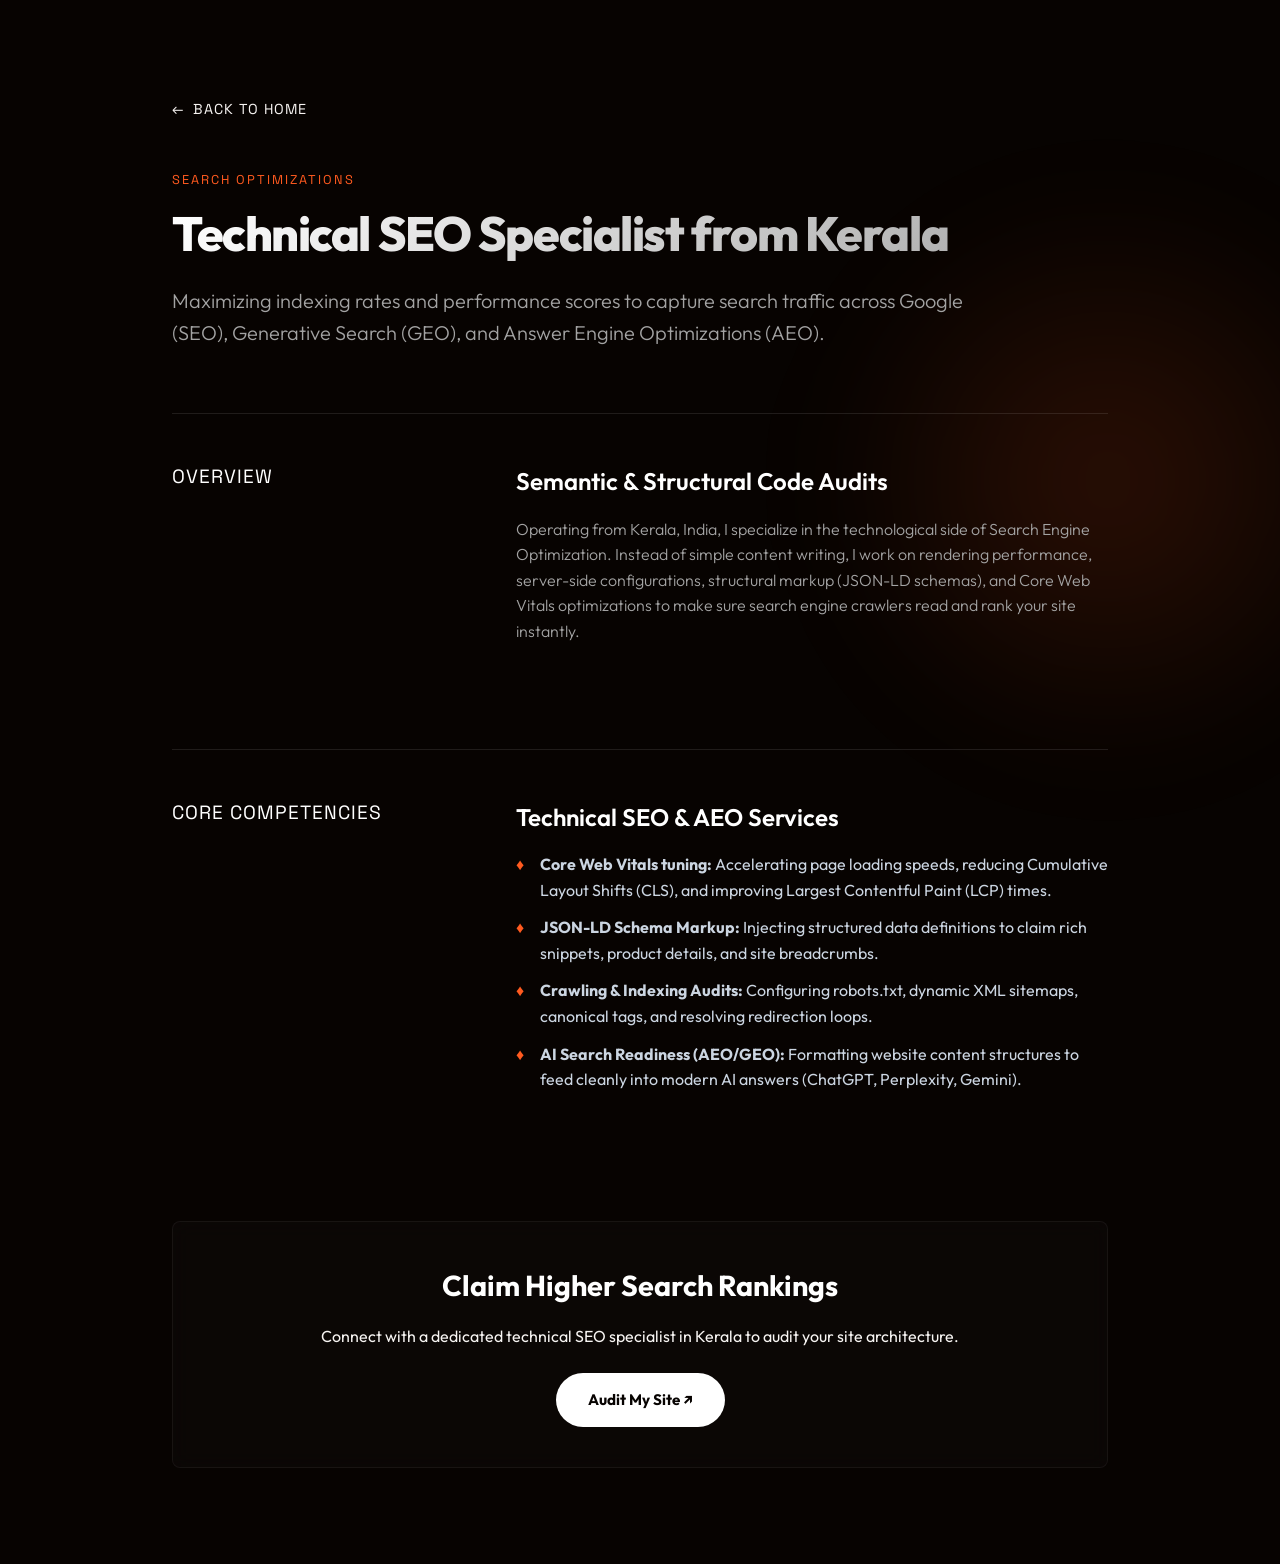
<file: technical-seo/index.html>
<!DOCTYPE html>
<html lang="en">
<head>
    <meta charset="UTF-8">
    <meta name="viewport" content="width=device-width, initial-scale=1.0">
    <title>Technical SEO Specialist from Kerala | Search Visibility Optimization - Sujith Balan</title>
    <link rel="icon" type="image/svg+xml" href="../favicon.svg">
    
    <!-- SEO Meta Tags -->
    <meta name="description" content="Optimize site speed, build clear semantic structures, and audit technical rankings for SEO, GEO, and AEO. Technical SEO optimization by Sujith Balan, Kerala.">
    <meta name="keywords" content="Technical SEO Specialist Kerala, Search Visibility Optimization, Core Web Vitals Kerala, Sujith Balan, Kerala">
    <meta name="author" content="Sujith Balan">
    <link rel="canonical" href="http://localhost:8000/technical-seo/">
    
    <!-- Google Fonts -->
    <link rel="preconnect" href="https://fonts.googleapis.com">
    <link rel="preconnect" href="https://fonts.gstatic.com" crossorigin>
    <link href="https://fonts.googleapis.com/css2?family=Outfit:wght@300;400;600;800;900&family=Space+Grotesk:wght@400;700&display=swap" rel="stylesheet">
    
    <!-- Stylesheet Link -->
    <link rel="stylesheet" href="../index.css">
    
    <style>
        :root {
            --bg-color: #070301;
            --text-color: #f7f4f2;
            --accent-orange: #ff5a1f;
            --accent-glow: rgba(255, 90, 31, 0.15);
            --font-sans: 'Outfit', sans-serif;
            --font-mono: 'Space Grotesk', sans-serif;
        }

        body {
            background-color: var(--bg-color);
            color: var(--text-color);
            font-family: var(--font-sans);
            line-height: 1.6;
            margin: 0;
            padding: 0;
        }

        .seo-container {
            max-width: 1000px;
            margin: 0 auto;
            padding: 6rem 2rem;
            position: relative;
            z-index: 2;
        }

        .back-nav {
            margin-bottom: 3rem;
        }

        .back-link {
            color: var(--text-color);
            text-decoration: none;
            font-family: var(--font-mono);
            font-size: 0.9rem;
            text-transform: uppercase;
            letter-spacing: 1px;
            display: inline-flex;
            align-items: center;
            gap: 0.5rem;
            transition: color 0.3s ease;
        }

        .back-link:hover {
            color: var(--accent-orange);
        }

        .seo-header {
            margin-bottom: 4rem;
        }

        .seo-badge {
            font-family: var(--font-mono);
            font-size: 0.8rem;
            color: var(--accent-orange);
            text-transform: uppercase;
            letter-spacing: 2px;
            margin-bottom: 1rem;
            display: block;
        }

        h1 {
            font-size: 3rem;
            font-weight: 800;
            letter-spacing: -0.03em;
            line-height: 1.15;
            margin: 0 0 1.5rem 0;
            background: linear-gradient(135deg, #ffffff 0%, #a3a3a3 100%);
            -webkit-background-clip: text;
            -webkit-text-fill-color: transparent;
        }

        .lead-text {
            font-size: 1.25rem;
            color: #a3a3a3;
            font-weight: 300;
            max-width: 800px;
            margin: 0;
        }

        .seo-section {
            margin-bottom: 5rem;
            border-top: 1px solid rgba(255, 255, 255, 0.1);
            padding-top: 3rem;
        }

        .section-grid {
            display: grid;
            grid-template-columns: 1fr 2fr;
            gap: 3rem;
        }

        @media (max-width: 768px) {
            .section-grid {
                grid-template-columns: 1fr;
                gap: 1.5rem;
            }
        }

        .section-title {
            font-family: var(--font-mono);
            font-size: 1.2rem;
            color: #ffffff;
            margin: 0;
            text-transform: uppercase;
            letter-spacing: 1px;
        }

        .section-content h3 {
            font-size: 1.5rem;
            font-weight: 600;
            color: #ffffff;
            margin: 0 0 1rem 0;
        }

        .section-content p {
            color: #a3a3a3;
            margin: 0 0 1.5rem 0;
            font-weight: 300;
        }

        .feature-list {
            list-style: none;
            padding: 0;
            margin: 0 0 2rem 0;
        }

        .feature-list li {
            position: relative;
            padding-left: 1.5rem;
            margin-bottom: 0.75rem;
            color: #cbd5e1;
        }

        .feature-list li::before {
            content: "♦";
            position: absolute;
            left: 0;
            color: var(--accent-orange);
        }

        .cta-box {
            background: rgba(255, 255, 255, 0.02);
            border: 1px solid rgba(255, 255, 255, 0.05);
            border-radius: 8px;
            padding: 2.5rem;
            text-align: center;
            margin-top: 6rem;
            backdrop-filter: blur(10px);
        }

        .cta-box h2 {
            font-size: 1.8rem;
            font-weight: 700;
            color: #ffffff;
            margin: 0 0 1rem 0;
        }

        .cta-btn {
            display: inline-flex;
            align-items: center;
            gap: 0.75rem;
            background-color: #ffffff;
            color: #070301;
            text-decoration: none;
            padding: 0.9rem 2rem;
            border-radius: 9999px;
            font-weight: 700;
            font-size: 0.95rem;
            transition: transform 0.3s ease, background-color 0.3s ease;
            margin-top: 1.5rem;
        }

        .cta-btn:hover {
            transform: translateY(-2px);
            background-color: #eaeaea;
        }

        .glow-bg {
            position: fixed;
            width: 600px;
            height: 600px;
            background: radial-gradient(circle, var(--accent-glow) 0%, rgba(7, 3, 1, 0) 70%);
            border-radius: 50%;
            top: 20%;
            right: -10%;
            z-index: 1;
            pointer-events: none;
            filter: blur(50px);
        }
    </style>
</head>
<body>
    <div class="glow-bg"></div>

    <div class="seo-container">
        <div class="back-nav">
            <a href="../index.html#portfolio" class="back-link">
                <span>←</span> Back to Home
            </a>
        </div>

        <header class="seo-header">
            <span class="seo-badge">Search Optimizations</span>
            <h1>Technical SEO Specialist from Kerala</h1>
            <p class="lead-text">Maximizing indexing rates and performance scores to capture search traffic across Google (SEO), Generative Search (GEO), and Answer Engine Optimizations (AEO).</p>
        </header>

        <section class="seo-section">
            <div class="section-grid">
                <div class="section-title">Overview</div>
                <div class="section-content">
                    <h3>Semantic & Structural Code Audits</h3>
                    <p>Operating from Kerala, India, I specialize in the technological side of Search Engine Optimization. Instead of simple content writing, I work on rendering performance, server-side configurations, structural markup (JSON-LD schemas), and Core Web Vitals optimizations to make sure search engine crawlers read and rank your site instantly.</p>
                </div>
            </div>
        </section>

        <section class="seo-section">
            <div class="section-grid">
                <div class="section-title">Core Competencies</div>
                <div class="section-content">
                    <h3>Technical SEO & AEO Services</h3>
                    <ul class="feature-list">
                        <li><strong>Core Web Vitals tuning:</strong> Accelerating page loading speeds, reducing Cumulative Layout Shifts (CLS), and improving Largest Contentful Paint (LCP) times.</li>
                        <li><strong>JSON-LD Schema Markup:</strong> Injecting structured data definitions to claim rich snippets, product details, and site breadcrumbs.</li>
                        <li><strong>Crawling & Indexing Audits:</strong> Configuring robots.txt, dynamic XML sitemaps, canonical tags, and resolving redirection loops.</li>
                        <li><strong>AI Search Readiness (AEO/GEO):</strong> Formatting website content structures to feed cleanly into modern AI answers (ChatGPT, Perplexity, Gemini).</li>
                    </ul>
                </div>
            </div>
        </section>

        <div class="cta-box">
            <h2>Claim Higher Search Rankings</h2>
            <p>Connect with a dedicated technical SEO specialist in Kerala to audit your site architecture.</p>
            <a href="../index.html#contact" class="cta-btn">Audit My Site ↗</a>
        </div>
    </div>
</body>
</html>
</file>
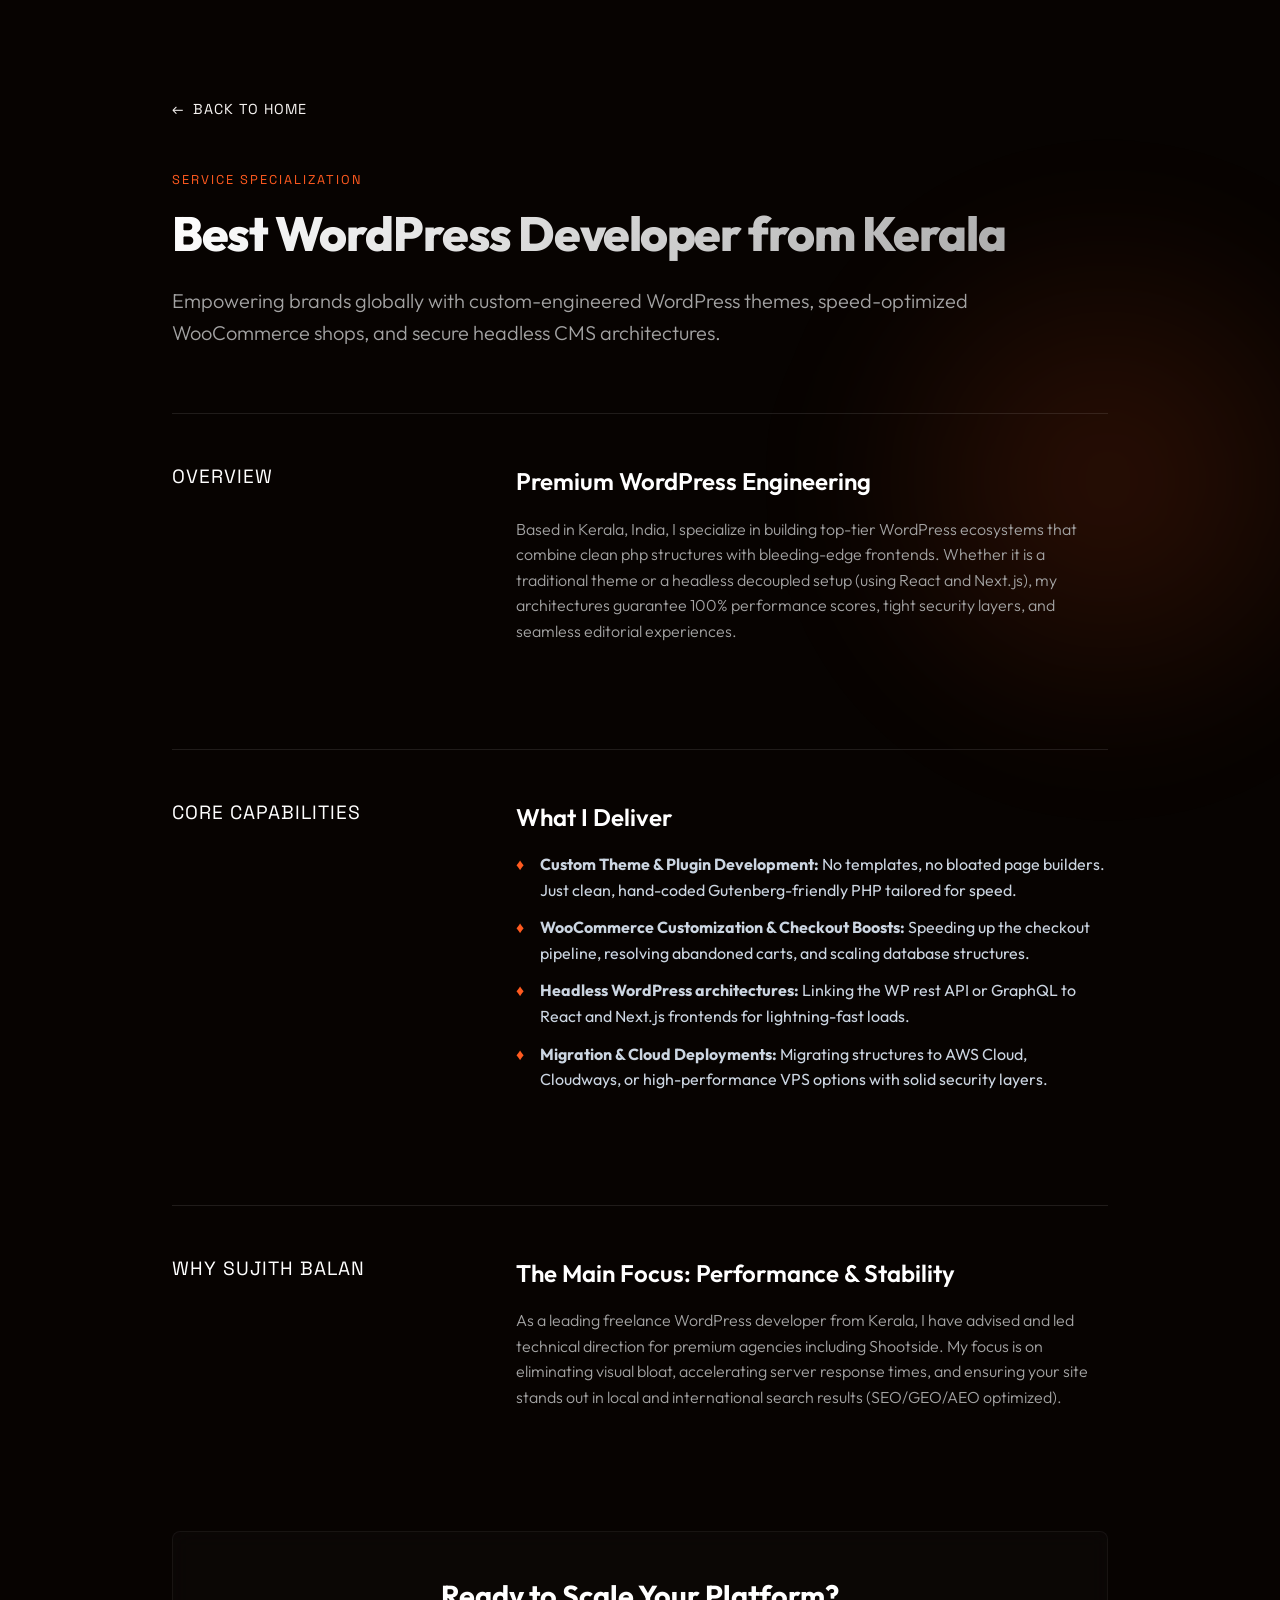
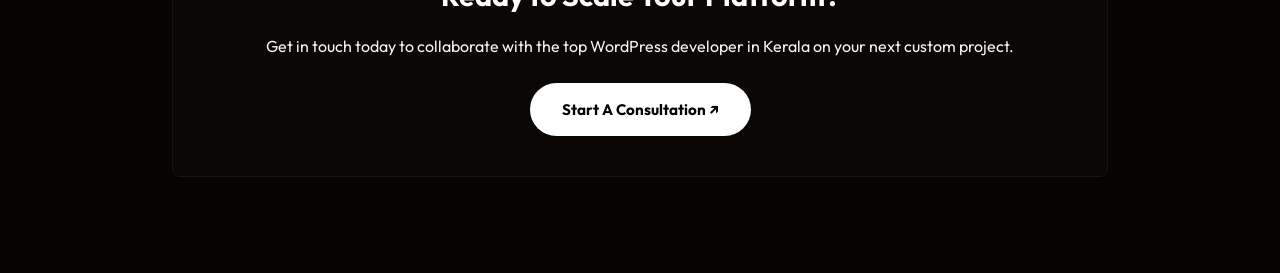
<file: wordpress/index.html>
<!DOCTYPE html>
<html lang="en">
<head>
    <meta charset="UTF-8">
    <meta name="viewport" content="width=device-width, initial-scale=1.0">
    <title>Best WordPress Developer from Kerala | Expert WooCommerce & Headless WordPress - Sujith Balan</title>
    <link rel="icon" type="image/svg+xml" href="../favicon.svg">
    
    <!-- SEO Meta Tags -->
    <meta name="description" content="Looking for the best WordPress developer from Kerala? Sujith Balan delivers custom WordPress themes, WooCommerce checkout boosts, headless WordPress (React/Next.js), and speed optimization for clients in India & the GCC.">
    <meta name="keywords" content="Best WordPress Developer from Kerala, Freelance WordPress Developer Kerala, Headless WordPress Developer, WooCommerce Expert Kerala, Sujith Balan">
    <meta name="author" content="Sujith Balan">
    <link rel="canonical" href="http://localhost:8000/wordpress/">
    
    <!-- Google Fonts -->
    <link rel="preconnect" href="https://fonts.googleapis.com">
    <link rel="preconnect" href="https://fonts.gstatic.com" crossorigin>
    <link href="https://fonts.googleapis.com/css2?family=Outfit:wght@300;400;600;800;900&family=Space+Grotesk:wght@400;700&display=swap" rel="stylesheet">
    
    <!-- Stylesheet Link -->
    <link rel="stylesheet" href="../index.css">
    
    <style>
        :root {
            --bg-color: #070301;
            --text-color: #f7f4f2;
            --accent-orange: #ff5a1f;
            --accent-glow: rgba(255, 90, 31, 0.15);
            --font-sans: 'Outfit', sans-serif;
            --font-mono: 'Space Grotesk', sans-serif;
        }

        body {
            background-color: var(--bg-color);
            color: var(--text-color);
            font-family: var(--font-sans);
            line-height: 1.6;
            margin: 0;
            padding: 0;
        }

        .seo-container {
            max-width: 1000px;
            margin: 0 auto;
            padding: 6rem 2rem;
            position: relative;
            z-index: 2;
        }

        .back-nav {
            margin-bottom: 3rem;
        }

        .back-link {
            color: var(--text-color);
            text-decoration: none;
            font-family: var(--font-mono);
            font-size: 0.9rem;
            text-transform: uppercase;
            letter-spacing: 1px;
            display: inline-flex;
            align-items: center;
            gap: 0.5rem;
            transition: color 0.3s ease;
        }

        .back-link:hover {
            color: var(--accent-orange);
        }

        .seo-header {
            margin-bottom: 4rem;
        }

        .seo-badge {
            font-family: var(--font-mono);
            font-size: 0.8rem;
            color: var(--accent-orange);
            text-transform: uppercase;
            letter-spacing: 2px;
            margin-bottom: 1rem;
            display: block;
        }

        h1 {
            font-size: 3rem;
            font-weight: 800;
            letter-spacing: -0.03em;
            line-height: 1.15;
            margin: 0 0 1.5rem 0;
            background: linear-gradient(135deg, #ffffff 0%, #a3a3a3 100%);
            -webkit-background-clip: text;
            -webkit-text-fill-color: transparent;
        }

        .lead-text {
            font-size: 1.25rem;
            color: #a3a3a3;
            font-weight: 300;
            max-width: 800px;
            margin: 0;
        }

        .seo-section {
            margin-bottom: 5rem;
            border-top: 1px solid rgba(255, 255, 255, 0.1);
            padding-top: 3rem;
        }

        .section-grid {
            display: grid;
            grid-template-columns: 1fr 2fr;
            gap: 3rem;
        }

        @media (max-width: 768px) {
            .section-grid {
                grid-template-columns: 1fr;
                gap: 1.5rem;
            }
        }

        .section-title {
            font-family: var(--font-mono);
            font-size: 1.2rem;
            color: #ffffff;
            margin: 0;
            text-transform: uppercase;
            letter-spacing: 1px;
        }

        .section-content h3 {
            font-size: 1.5rem;
            font-weight: 600;
            color: #ffffff;
            margin: 0 0 1rem 0;
        }

        .section-content p {
            color: #a3a3a3;
            margin: 0 0 1.5rem 0;
            font-weight: 300;
        }

        .feature-list {
            list-style: none;
            padding: 0;
            margin: 0 0 2rem 0;
        }

        .feature-list li {
            position: relative;
            padding-left: 1.5rem;
            margin-bottom: 0.75rem;
            color: #cbd5e1;
        }

        .feature-list li::before {
            content: "♦";
            position: absolute;
            left: 0;
            color: var(--accent-orange);
        }

        .cta-box {
            background: rgba(255, 255, 255, 0.02);
            border: 1px solid rgba(255, 255, 255, 0.05);
            border-radius: 8px;
            padding: 2.5rem;
            text-align: center;
            margin-top: 6rem;
            backdrop-filter: blur(10px);
        }

        .cta-box h2 {
            font-size: 1.8rem;
            font-weight: 700;
            color: #ffffff;
            margin: 0 0 1rem 0;
        }

        .cta-btn {
            display: inline-flex;
            align-items: center;
            gap: 0.75rem;
            background-color: #ffffff;
            color: #070301;
            text-decoration: none;
            padding: 0.9rem 2rem;
            border-radius: 9999px;
            font-weight: 700;
            font-size: 0.95rem;
            transition: transform 0.3s ease, background-color 0.3s ease;
            margin-top: 1.5rem;
        }

        .cta-btn:hover {
            transform: translateY(-2px);
            background-color: #eaeaea;
        }

        /* Ambient background glow */
        .glow-bg {
            position: fixed;
            width: 600px;
            height: 600px;
            background: radial-gradient(circle, var(--accent-glow) 0%, rgba(7, 3, 1, 0) 70%);
            border-radius: 50%;
            top: 20%;
            right: -10%;
            z-index: 1;
            pointer-events: none;
            filter: blur(50px);
        }
    </style>

    <!-- Schema.org Structured Data -->
    <script type="application/ld+json">
    {
      "@context": "https://schema.org",
      "@type": "ProfessionalService",
      "name": "Sujith Balan - WordPress Developer Kerala",
      "description": "Premium WordPress & WooCommerce Development from Kerala, India, serving clients globally.",
      "image": "http://localhost:8000/images/profile_photo.jpg",
      "address": {
        "@type": "PostalAddress",
        "addressLocality": "Kochi",
        "addressRegion": "Kerala",
        "addressCountry": "India"
      },
      "url": "http://localhost:8000/wordpress/",
      "priceRange": "$$$",
      "knowsAbout": ["WordPress Custom Theme Development", "WooCommerce Speed Optimization", "Headless WordPress", "Next.js", "React"]
    }
    </script>
</head>
<body>
    <div class="glow-bg"></div>

    <div class="seo-container">
        <div class="back-nav">
            <a href="../index.html#portfolio" class="back-link">
                <span>←</span> Back to Home
            </a>
        </div>

        <header class="seo-header">
            <span class="seo-badge">Service Specialization</span>
            <h1>Best WordPress Developer from Kerala</h1>
            <p class="lead-text">Empowering brands globally with custom-engineered WordPress themes, speed-optimized WooCommerce shops, and secure headless CMS architectures.</p>
        </header>

        <section class="seo-section">
            <div class="section-grid">
                <div class="section-title">Overview</div>
                <div class="section-content">
                    <h3>Premium WordPress Engineering</h3>
                    <p>Based in Kerala, India, I specialize in building top-tier WordPress ecosystems that combine clean php structures with bleeding-edge frontends. Whether it is a traditional theme or a headless decoupled setup (using React and Next.js), my architectures guarantee 100% performance scores, tight security layers, and seamless editorial experiences.</p>
                </div>
            </div>
        </section>

        <section class="seo-section">
            <div class="section-grid">
                <div class="section-title">Core Capabilities</div>
                <div class="section-content">
                    <h3>What I Deliver</h3>
                    <ul class="feature-list">
                        <li><strong>Custom Theme & Plugin Development:</strong> No templates, no bloated page builders. Just clean, hand-coded Gutenberg-friendly PHP tailored for speed.</li>
                        <li><strong>WooCommerce Customization & Checkout Boosts:</strong> Speeding up the checkout pipeline, resolving abandoned carts, and scaling database structures.</li>
                        <li><strong>Headless WordPress architectures:</strong> Linking the WP rest API or GraphQL to React and Next.js frontends for lightning-fast loads.</li>
                        <li><strong>Migration & Cloud Deployments:</strong> Migrating structures to AWS Cloud, Cloudways, or high-performance VPS options with solid security layers.</li>
                    </ul>
                </div>
            </div>
        </section>

        <section class="seo-section">
            <div class="section-grid">
                <div class="section-title">Why Sujith Balan</div>
                <div class="section-content">
                    <h3>The Main Focus: Performance & Stability</h3>
                    <p>As a leading freelance WordPress developer from Kerala, I have advised and led technical direction for premium agencies including Shootside. My focus is on eliminating visual bloat, accelerating server response times, and ensuring your site stands out in local and international search results (SEO/GEO/AEO optimized).</p>
                </div>
            </div>
        </section>

        <div class="cta-box">
            <h2>Ready to Scale Your Platform?</h2>
            <p>Get in touch today to collaborate with the top WordPress developer in Kerala on your next custom project.</p>
            <a href="../index.html#contact" class="cta-btn">Start A Consultation ↗</a>
        </div>
    </div>
</body>
</html>
</file>
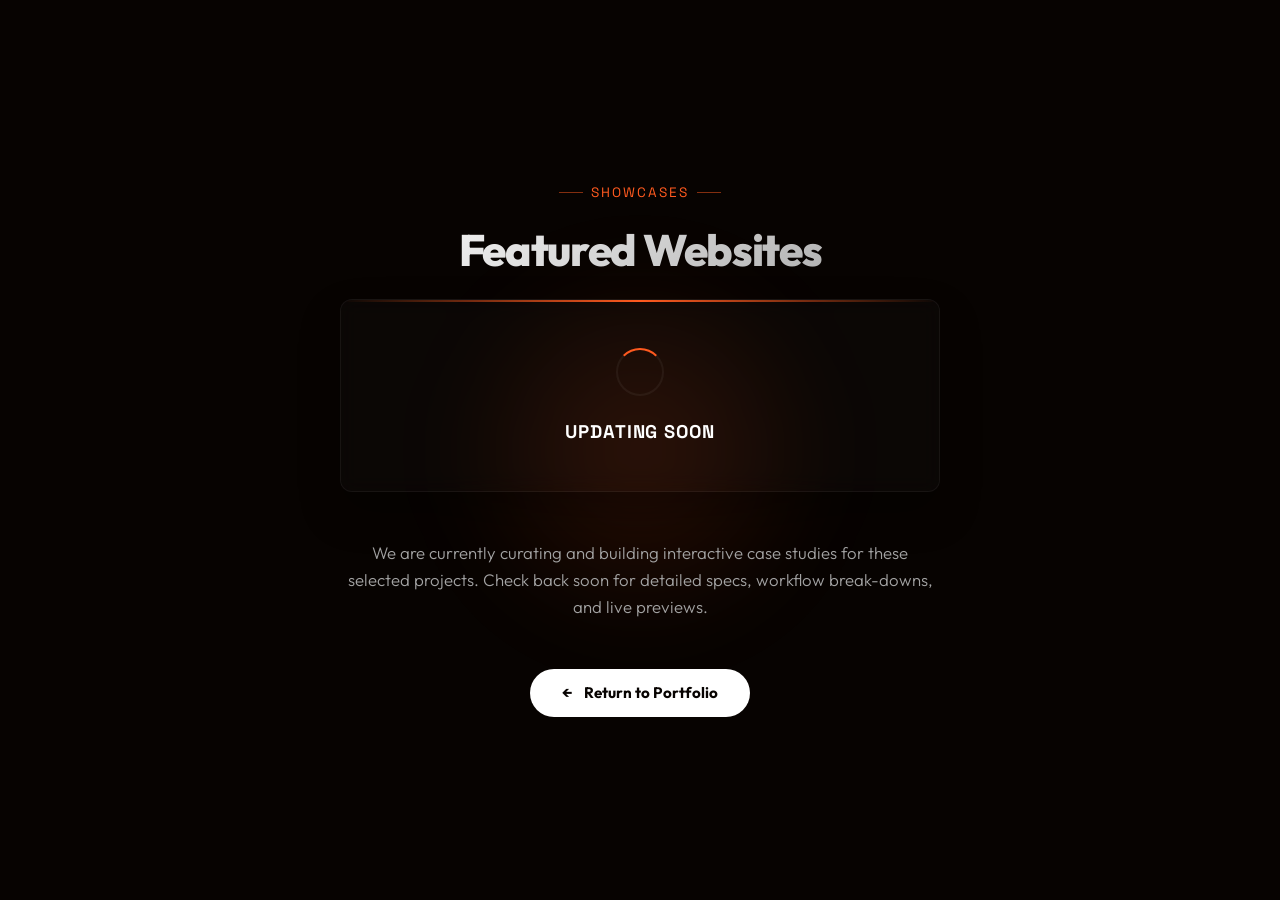
<file: featured-websites.html>
<!DOCTYPE html>
<html lang="en">
<head>
    <meta charset="UTF-8">
    <meta name="viewport" content="width=device-width, initial-scale=1.0">
    <title>Featured Websites | Sujith Balan</title>
    <link rel="icon" type="image/svg+xml" href="favicon.svg">
    
    <!-- SEO Meta Tags -->
    <meta name="description" content="Explore custom featured website builds and platforms. Page updating soon with new portfolio showcases.">
    <meta name="robots" content="noindex, follow">
    
    <!-- Google Fonts -->
    <link rel="preconnect" href="https://fonts.googleapis.com">
    <link rel="preconnect" href="https://fonts.gstatic.com" crossorigin>
    <link href="https://fonts.googleapis.com/css2?family=Outfit:wght@300;400;600;800;900&family=Space+Grotesk:wght@400;700&display=swap" rel="stylesheet">
    
    <style>
        :root {
            --bg-color: #070301;
            --text-color: #f7f4f2;
            --accent-orange: #ff5a1f;
            --accent-glow: rgba(255, 90, 31, 0.15);
            --font-sans: 'Outfit', sans-serif;
            --font-mono: 'Space Grotesk', sans-serif;
        }

        * {
            box-sizing: border-box;
            margin: 0;
            padding: 0;
        }

        body {
            background-color: var(--bg-color);
            color: var(--text-color);
            font-family: var(--font-sans);
            min-height: 100vh;
            display: flex;
            flex-direction: column;
            justify-content: center;
            align-items: center;
            overflow-x: hidden;
            position: relative;
            padding: 2rem;
        }

        /* Ambient Glowing Background Elements */
        .glow-sphere {
            position: absolute;
            width: 400px;
            height: 400px;
            background: radial-gradient(circle, var(--accent-glow) 0%, rgba(7, 3, 1, 0) 70%);
            border-radius: 50%;
            top: 50%;
            left: 50%;
            transform: translate(-50%, -50%);
            z-index: 1;
            pointer-events: none;
            filter: blur(40px);
        }

        .container {
            position: relative;
            z-index: 2;
            text-align: center;
            max-width: 600px;
            width: 100%;
        }

        .section-header {
            font-family: var(--font-mono);
            font-size: 0.85rem;
            text-transform: uppercase;
            letter-spacing: 0.15em;
            color: var(--accent-orange);
            margin-bottom: 1.5rem;
            display: flex;
            justify-content: center;
            align-items: center;
            gap: 0.5rem;
        }

        .section-header::before,
        .section-header::after {
            content: "";
            display: inline-block;
            width: 24px;
            height: 1px;
            background-color: var(--accent-orange);
            opacity: 0.5;
        }

        h1 {
            font-size: 2.75rem;
            font-weight: 800;
            line-height: 1.15;
            letter-spacing: -0.03em;
            margin-bottom: 1.5rem;
            background: linear-gradient(135deg, #ffffff 0%, #a3a3a3 100%);
            -webkit-background-clip: text;
            -webkit-text-fill-color: transparent;
        }

        p {
            font-size: 1.05rem;
            color: #a3a3a3;
            line-height: 1.6;
            margin-bottom: 3rem;
            font-weight: 300;
        }

        /* Beautiful "Updating Soon" Card */
        .status-card {
            background: rgba(255, 255, 255, 0.02);
            border: 1px solid rgba(255, 255, 255, 0.05);
            border-radius: 12px;
            padding: 3rem 2rem;
            margin-bottom: 3rem;
            backdrop-filter: blur(10px);
            box-shadow: 0 20px 40px rgba(0, 0, 0, 0.3);
            position: relative;
            overflow: hidden;
            transition: border-color 0.3s ease, box-shadow 0.3s ease;
        }

        .status-card::before {
            content: "";
            position: absolute;
            top: 0;
            left: 0;
            width: 100%;
            height: 2px;
            background: linear-gradient(90deg, transparent, var(--accent-orange), transparent);
        }

        .status-card:hover {
            border-color: rgba(255, 90, 31, 0.3);
            box-shadow: 0 20px 40px rgba(255, 90, 31, 0.05);
        }

        .spinner {
            width: 48px;
            height: 48px;
            border: 2px solid rgba(255, 255, 255, 0.05);
            border-top: 2px solid var(--accent-orange);
            border-radius: 50%;
            margin: 0 auto 1.5rem auto;
            animation: spin 1.2s cubic-bezier(0.5, 0, 0.5, 1) infinite;
        }

        @keyframes spin {
            0% { transform: rotate(0deg); }
            100% { transform: rotate(360deg); }
        }

        .status-text {
            font-family: var(--font-mono);
            font-size: 1.15rem;
            font-weight: 700;
            letter-spacing: 0.05em;
            color: #ffffff;
            text-transform: uppercase;
        }

        /* Back Button styled to match index.html buttons */
        .back-btn {
            display: inline-flex;
            align-items: center;
            gap: 0.75rem;
            background-color: #ffffff;
            color: #070301;
            text-decoration: none;
            padding: 0.9rem 2rem;
            border-radius: 9999px;
            font-weight: 700;
            font-size: 0.95rem;
            transition: transform 0.3s ease, background-color 0.3s ease;
        }

        .back-btn:hover {
            transform: translateY(-2px);
            background-color: #eaeaea;
        }

        .back-btn .arrow {
            transition: transform 0.3s ease;
        }

        .back-btn:hover .arrow {
            transform: translateX(-4px);
        }
    </style>
</head>
<body>
    <div class="glow-sphere"></div>

    <div class="container">
        <div class="section-header">Showcases</div>
        <h1>Featured Websites</h1>
        
        <div class="status-card">
            <div class="spinner"></div>
            <div class="status-text">Updating Soon</div>
        </div>

        <p>We are currently curating and building interactive case studies for these selected projects. Check back soon for detailed specs, workflow break-downs, and live previews.</p>

        <a href="index.html#portfolio" class="back-btn">
            <span class="arrow">←</span>
            <span>Return to Portfolio</span>
        </a>
    </div>
</body>
</html>
</file>
<file: index.css>
/* Global Resets & Theme Settings */
* {
    margin: 0;
    padding: 0;
    box-sizing: border-box;
}

:root {
    --bg-dark: #070301;
    --text-white: #ffffff;
    --text-gray: #b0a8a4;
    --orange-glow: #ff5100;
    --accent-orange: #ff7300;
    --glass-bg: rgba(255, 255, 255, 0.07);
    --glass-border: rgba(255, 255, 255, 0.1);
    --font-sans: 'Outfit', sans-serif;
    --font-mono: 'Space Grotesk', sans-serif;
}

html, body {
    width: 100%;
    min-height: 100vh;
    background-color: var(--bg-dark);
    color: var(--text-white);
    font-family: var(--font-sans);
    overflow-x: clip;
    position: relative;
}

/* SEO Helper */
.visually-hidden {
    position: absolute;
    width: 1px;
    height: 1px;
    padding: 0;
    margin: -1px;
    overflow: hidden;
    clip: rect(0, 0, 0, 0);
    border: 0;
}

/* Background Visual Setup */
.hero-bg-container {
    position: fixed;
    top: 0;
    left: 0;
    width: 100vw;
    height: 100vh;
    z-index: 1;
    overflow: hidden;
}

.hero-bg-image {
    width: 100%;
    height: 100%;
    object-fit: cover;
    object-position: center 30%;
    filter: brightness(0.65) contrast(1.1);
    transform: scale(1.02);
    animation: slow-pan 30s ease-in-out infinite alternate;
}

.hero-overlay {
    position: absolute;
    top: 0;
    left: 0;
    width: 100%;
    height: 100%;
    background: radial-gradient(circle at 50% 40%, transparent 20%, rgba(7, 3, 1, 0.8) 70%, var(--bg-dark) 100%),
                linear-gradient(to bottom, rgba(7, 3, 1, 0.4) 0%, transparent 40%, rgba(7, 3, 1, 0.85) 90%, var(--bg-dark) 100%);
    pointer-events: none;
}

@keyframes slow-pan {
    0% { transform: scale(1.02) translate(0, 0); }
    100% { transform: scale(1.08) translate(-1%, 2%); }
}

/* Plus Decorations */
.grid-decor {
    position: absolute;
    z-index: 5;
    font-family: var(--font-mono);
    font-size: 1.5rem;
    font-weight: 300;
    color: rgba(255, 255, 255, 0.25);
    pointer-events: none;
    user-select: none;
}

/* Navbar & Header */
.navbar {
    position: absolute;
    top: 0;
    left: 0;
    width: 100%;
    padding: 2.5rem 4rem;
    display: flex;
    justify-content: space-between;
    align-items: center;
    z-index: 10;
}

.logo {
    font-family: var(--font-mono);
    font-size: 1.5rem;
    font-weight: 800;
    letter-spacing: -0.5px;
    color: var(--text-white);
    text-decoration: none;
    transition: transform 0.3s ease;
}

.logo:hover {
    transform: scale(1.05);
}

.nav-links {
    display: flex;
    gap: 3.5rem;
    align-items: center;
}

.nav-item {
    font-family: var(--font-sans);
    font-size: 0.95rem;
    font-weight: 400;
    color: var(--text-white);
    text-decoration: none;
    position: relative;
    padding-bottom: 0.25rem;
    opacity: 0.75;
    transition: opacity 0.3s ease, transform 0.3s ease;
}

.nav-item:hover, .nav-item.active {
    opacity: 1;
}

.nav-item::after {
    content: '';
    position: absolute;
    bottom: -2px;
    left: 0;
    width: 0;
    height: 1.5px;
    background-color: var(--accent-orange);
    transition: width 0.3s ease;
}

.nav-item:hover::after, .nav-item.active::after {
    width: 100%;
}

.nav-num {
    font-size: 0.65rem;
    font-weight: 600;
    position: absolute;
    top: -4px;
    right: -14px;
    opacity: 0.8;
}

/* Glassmorphic Dev Card */
.dev-card {
    display: flex;
    align-items: center;
    background: var(--glass-bg);
    border: 1px solid var(--glass-border);
    backdrop-filter: blur(12px);
    -webkit-backdrop-filter: blur(12px);
    padding: 0.75rem 1.25rem;
    border-radius: 6px;
    gap: 1rem;
    text-decoration: none;
    color: inherit;
    position: relative;
    transition: transform 0.3s cubic-bezier(0.16, 1, 0.3, 1), background-color 0.3s ease;
}

.dev-card:hover {
    transform: translateY(-2px);
    background: rgba(255, 255, 255, 0.12);
    border-color: rgba(255, 255, 255, 0.2);
}

.dev-avatar {
    width: 2.75rem;
    height: 2.75rem;
    border-radius: 4px;
    overflow: hidden;
    border: 1px solid rgba(255, 255, 255, 0.15);
}

.dev-avatar img {
    width: 100%;
    height: 100%;
    object-fit: cover;
    object-position: center top;
}

.dev-info {
    display: flex;
    flex-direction: column;
}

.dev-label {
    font-size: 0.65rem;
    text-transform: uppercase;
    letter-spacing: 1px;
    color: var(--text-gray);
    margin-bottom: 0.15rem;
}

.dev-name {
    font-size: 0.9rem;
    font-weight: 700;
    color: var(--text-white);
}

.dev-title {
    font-size: 0.75rem;
    color: var(--text-gray);
    margin-top: 0.05rem;
}

.dev-card-dot {
    position: absolute;
    top: 0.75rem;
    right: 0.75rem;
    width: 6px;
    height: 6px;
    background-color: var(--accent-orange);
    border-radius: 50%;
    box-shadow: 0 0 8px var(--orange-glow);
}

/* Hero Content Area */
.hero-content {
    position: relative;
    z-index: 5;
    width: 100%;
    height: 100vh;
    display: flex;
    flex-direction: column;
    justify-content: flex-end;
    padding: 0 4rem 10rem 4rem;
}

/* Left Side Intro Column */
.hero-intro {
    max-width: 28rem;
    display: flex;
    flex-direction: column;
    gap: 2rem;
    align-self: flex-start;
    margin-bottom: 2rem;
}

.intro-headline {
    font-size: 1.45rem;
    font-weight: 600;
    line-height: 1.4;
    color: var(--text-white);
}

.highlight-text {
    color: var(--text-white);
    position: relative;
}

.cta-container {
    display: flex;
    align-items: center;
    gap: 1.5rem;
    width: 100%;
}

.explore-btn {
    display: flex;
    align-items: center;
    gap: 0.75rem;
    color: var(--text-white);
    text-decoration: none;
    font-family: var(--font-sans);
    font-weight: 600;
    font-size: 1.1rem;
    padding-bottom: 0.5rem;
    transition: transform 0.3s ease, color 0.3s ease;
}

.explore-btn:hover {
    color: var(--accent-orange);
    transform: translateX(3px);
}

.arrow-icon {
    font-size: 0.95rem;
    transition: transform 0.3s ease;
}

.explore-btn:hover .arrow-icon {
    transform: translate(2px, -2px);
}

.explore-line {
    flex-grow: 1;
    height: 1px;
    background-color: rgba(255, 255, 255, 0.4);
}

/* Focus Skill List */
.focus-list {
    list-style: none;
    display: flex;
    flex-direction: column;
    gap: 0.5rem;
    margin-top: 1rem;
}

.focus-list li {
    font-size: 1rem;
    font-weight: 400;
    color: var(--text-gray);
    display: flex;
    align-items: center;
    gap: 0.5rem;
}

.list-num {
    font-family: var(--font-mono);
    font-size: 0.85rem;
    color: rgba(255, 255, 255, 0.5);
}

/* Massive Title at Bottom (SUJITH X) */
.massive-title-container {
    position: absolute;
    bottom: 1.5rem;
    right: 4rem;
    z-index: -1; /* Placed behind the intro text if they overlap, but aligned to the right */
    pointer-events: none;
}

.massive-title {
    font-size: 12.5vw;
    font-weight: 900;
    line-height: 0.9;
    letter-spacing: -3px;
    text-transform: uppercase;
    color: var(--text-white);
    font-family: var(--font-sans);
}

.outline-text {
    color: transparent;
    -webkit-text-stroke: 1.5px rgba(255, 255, 255, 0.8);
    background: linear-gradient(135deg, rgba(255,255,255,0.7) 0%, rgba(255,255,255,0.1) 100%);
    -webkit-background-clip: text;
}

/* Footer Section */
.footer-bar {
    position: fixed;
    bottom: 0;
    left: 0;
    width: 100%;
    padding: 2rem 4rem;
    display: flex;
    justify-content: space-between;
    align-items: center;
    z-index: 10;
    pointer-events: none;
}

.copyright {
    font-family: var(--font-mono);
    font-size: 0.85rem;
    color: rgba(255, 255, 255, 0.6);
    display: flex;
    align-items: center;
    gap: 0.75rem;
    pointer-events: auto;
}

.bar-separator {
    color: rgba(255, 255, 255, 0.2);
}

.bar-indicator {
    width: 1px;
    height: 12px;
    background-color: rgba(255, 255, 255, 0.25);
}

.bar-indicator:nth-child(4) {
    background-color: var(--accent-orange);
}

/* Responsive adjustments */
@media (max-width: 1024px) {
    .navbar {
        padding: 2rem;
    }
    .hero-content {
        padding: 0 2rem 8rem 2rem;
    }
    .massive-title-container {
        right: 2rem;
    }
    .footer-bar {
        padding: 1.5rem 2rem;
    }
}

@media (max-width: 768px) {
    .navbar {
        flex-direction: column;
        gap: 1.5rem;
        align-items: flex-start;
        background: linear-gradient(to bottom, var(--bg-dark) 40%, transparent);
        padding: 1.5rem;
    }
    .nav-links {
        gap: 2rem;
        width: 100%;
        overflow-x: auto;
        padding-bottom: 0.5rem;
    }
    .dev-card {
        align-self: stretch;
        justify-content: space-between;
    }
    .hero-content {
        justify-content: center;
        padding: 12rem 1.5rem 4rem 1.5rem;
        height: auto;
        min-height: 100vh;
    }
    .massive-title-container {
        position: relative;
        bottom: auto;
        right: auto;
        margin-top: 4rem;
        z-index: 5;
    }
    .massive-title {
        font-size: 18vw;
        letter-spacing: -1px;
    }
    .footer-bar {
        position: relative;
        padding: 2rem 1.5rem;
        background-color: var(--bg-dark);
    }
}

/* Overview Section & Slanted Divider styling */
.overview-section {
    position: relative;
    background-color: #ffffff;
    color: #070301;
    z-index: 6;
    margin-top: 0;
    padding: 8rem 4rem 12rem 4rem;
    clip-path: polygon(0 0, 100% 0, 100% 100%, 0 100%);
}

.image-placeholder {
    width: 100%;
    aspect-ratio: 3 / 4;
    background: #ffffff;
    border-radius: 6px;
    display: flex;
    flex-direction: column;
    justify-content: center;
    align-items: center;
    color: rgba(7, 3, 1, 0.7);
    border: 1px solid rgba(7, 3, 1, 0.12);
    box-shadow: 0 15px 35px rgba(7, 3, 1, 0.08);
    padding: 2rem;
    text-align: center;
}

.placeholder-text {
    font-size: 1.15rem;
    font-weight: 700;
    color: #070301;
    margin-bottom: 0.5rem;
    text-transform: uppercase;
    letter-spacing: 1px;
}

.placeholder-hint {
    font-size: 0.8rem;
    color: rgba(7, 3, 1, 0.5);
    opacity: 0.8;
}

/* Header line in Overview section matching the design */
.section-header-row {
    display: flex;
    justify-content: space-between;
    align-items: center;
    border-bottom: 1px solid rgba(7, 3, 1, 0.15);
    padding: 2rem 0 1rem 0;
    font-family: var(--font-mono);
    font-size: 0.85rem;
    font-weight: 600;
    color: #070301;
    text-transform: uppercase;
    margin-bottom: 3.5rem;
}

.sec-title {
    opacity: 0.7;
}

/* Big statement (like "Design-forward impressive agency...") */
.statement-container {
    margin-bottom: 6rem;
    max-width: 92%;
}

.statement-text {
    font-family: var(--font-sans);
    font-size: 5.25vw;
    font-weight: 800;
    line-height: 1.1;
    letter-spacing: -2px;
    color: #070301;
}

/* Why Work With Me Grid */
.benefits-container {
    width: 100%;
}

.grid-section-title {
    font-family: var(--font-mono);
    font-size: 0.9rem;
    text-transform: uppercase;
    letter-spacing: 1px;
    color: rgba(7, 3, 1, 0.5);
    margin-bottom: 2.5rem;
}

.benefits-grid {
    display: grid;
    grid-template-columns: repeat(3, 1fr);
    gap: 3rem 2.5rem;
    border-top: 1px solid rgba(7, 3, 1, 0.15);
    padding-top: 3rem;
}

.grid-item {
    display: flex;
    flex-direction: column;
    gap: 0.75rem;
}

.item-num {
    font-family: var(--font-mono);
    font-size: 0.8rem;
    color: rgba(7, 3, 1, 0.4);
    font-weight: 600;
}

.item-title {
    font-family: var(--font-sans);
    font-size: 1.25rem;
    font-weight: 700;
    color: #070301;
}

.item-desc {
    font-family: var(--font-sans);
    font-size: 0.95rem;
    line-height: 1.5;
    color: rgba(7, 3, 1, 0.7);
}

/* Make footer absolute inside layout instead of fixed so it scrolls away */
.footer-bar {
    position: absolute;
    bottom: 0;
    left: 0;
    width: 100%;
    padding: 2.5rem 4rem;
    display: flex;
    justify-content: space-between;
    align-items: center;
    z-index: 10;
    background-color: transparent;
    border-top: 1px solid rgba(255, 255, 255, 0.05);
}

.footer-bar .copyright {
    color: rgba(255, 255, 255, 0.4);
}

/* Responsive adjustments for new section */
@media (max-width: 1024px) {
    .overview-section {
        padding: 6rem 2rem 10rem 2rem;
    }
    .statement-text {
        font-size: 6vw;
    }
    .benefits-grid {
        grid-template-columns: repeat(2, 1fr);
        gap: 2.5rem 2rem;
    }
}

@media (max-width: 768px) {
    .overview-section {
        padding: 5rem 1.5rem 8rem 1.5rem;
        clip-path: polygon(0 8vw, 100% 0, 100% 100%, 0 100%);
    }
    .statement-text {
        font-size: 8vw;
        letter-spacing: -1px;
    }
    .benefits-grid {
        grid-template-columns: 1fr;
        gap: 2rem;
    }
    .footer-bar {
        padding: 2rem 1.5rem;
        position: relative;
        background-color: var(--bg-dark);
        border-top: 1px solid rgba(255, 255, 255, 0.1);
    }
}

/* 3rd Section: Details, Strategy & Metrics styling */
.metrics-section {
    position: relative;
    background-color: #ffffff;
    color: #070301;
    z-index: 6;
    padding: 6rem 4rem 12rem 4rem;
}

.metrics-container {
    display: flex;
    gap: 6rem;
    max-width: 100%;
}

.metrics-image-col {
    flex: 1;
    max-width: 440px;
}

.metrics-image {
    width: 100%;
    aspect-ratio: 3 / 4;
    object-fit: cover;
    border-radius: 6px;
    box-shadow: 0 10px 30px rgba(0, 0, 0, 0.5);
    border: 1px solid rgba(255, 255, 255, 0.05);
}

.image-placeholder {
    width: 100%;
    aspect-ratio: 3 / 4;
    background: #ffffff;
    border-radius: 6px;
    display: flex;
    flex-direction: column;
    justify-content: center;
    align-items: center;
    color: rgba(7, 3, 1, 0.7);
    border: 1px solid rgba(7, 3, 1, 0.12);
    box-shadow: 0 15px 35px rgba(7, 3, 1, 0.08);
    padding: 2rem;
    text-align: center;
}

.placeholder-text {
    font-size: 1.15rem;
    font-weight: 700;
    color: #070301;
    margin-bottom: 0.5rem;
    text-transform: uppercase;
    letter-spacing: 1px;
}

.placeholder-hint {
    font-size: 0.8rem;
    color: rgba(7, 3, 1, 0.5);
    opacity: 0.8;
}

.metrics-content-col {
    flex: 1.5;
    display: flex;
    flex-direction: column;
    gap: 3.5rem;
}

.metrics-row {
    display: flex;
    gap: 4rem;
    border-top: 1px solid rgba(7, 3, 1, 0.15);
    padding-top: 2rem;
}

.row-label {
    width: 140px;
    font-family: var(--font-mono);
    font-size: 0.95rem;
    font-weight: 700;
    color: #070301;
}

.row-text {
    flex: 1;
    font-size: 1.15rem;
    line-height: 1.6;
    color: rgba(7, 3, 1, 0.85);
}

.metrics-list-wrapper {
    display: flex;
    flex-direction: column;
    gap: 1.25rem;
}

.metric-item {
    display: flex;
    justify-content: space-between;
    align-items: center;
    padding-bottom: 0.75rem;
    border-bottom: 1px solid rgba(7, 3, 1, 0.1);
}

.metric-name {
    font-weight: 600;
    color: #070301;
}

.metric-value {
    font-family: var(--font-mono);
    font-weight: 700;
    color: var(--accent-orange);
}

.row-cta {
    margin-top: 1.5rem;
    display: flex;
    align-items: center;
    gap: 1.5rem;
}

.explore-btn-dark {
    display: flex;
    align-items: center;
    gap: 0.75rem;
    color: #070301;
    text-decoration: none;
    font-weight: 700;
    font-size: 1.1rem;
    padding-bottom: 0.5rem;
    transition: transform 0.3s ease, color 0.3s ease;
}

.explore-btn-dark:hover {
    color: var(--accent-orange);
    transform: translateX(3px);
}

.explore-btn-dark:hover .arrow-icon {
    transform: translate(2px, -2px);
}

.explore-line-dark {
    flex-grow: 1;
    height: 1px;
    background-color: rgba(7, 3, 1, 0.2);
}

/* Responsive updates for metrics */
@media (max-width: 1024px) {
    .metrics-section {
        padding: 4rem 2rem 10rem 2rem;
    }
    .metrics-container {
        gap: 4rem;
    }
    .metrics-image-col {
        max-width: 320px;
    }
}

@media (max-width: 768px) {
    .metrics-section {
        padding: 4rem 1.5rem 8rem 1.5rem;
    }
    .metrics-container {
        flex-direction: column;
        gap: 3rem;
    }
    .metrics-image-col {
        max-width: 100%;
    }
    .metrics-row {
        flex-direction: column;
        gap: 1rem;
    }
    .row-label {
        width: auto;
    }
}

/* Tech Logo Marquee Styling */
.tech-marquee-wrapper {
    margin-top: 8rem;
    width: 100vw;
    position: relative;
    left: 50%;
    right: 50%;
    margin-left: -50vw;
    margin-right: -50vw;
    overflow: hidden;
    background-color: #ffffff;
    padding: 3rem 0;
}

.tech-marquee-title {
    font-family: var(--font-mono);
    font-size: 0.9rem;
    text-transform: uppercase;
    letter-spacing: 2px;
    color: rgba(7, 3, 1, 0.4);
    text-align: center;
    margin-bottom: 2.5rem;
}

.tech-marquee {
    display: flex;
    overflow: hidden;
    user-select: none;
    position: relative;
    width: 100%;
}

/* Linear fade effect on the edges of the marquee */
.tech-marquee::before,
.tech-marquee::after {
    content: "";
    height: 100%;
    width: 15%;
    position: absolute;
    z-index: 2;
    pointer-events: none;
}

.tech-marquee::before {
    left: 0;
    top: 0;
    background: linear-gradient(to right, #ffffff, transparent);
}

.tech-marquee::after {
    right: 0;
    top: 0;
    background: linear-gradient(to left, #ffffff, transparent);
}

.tech-marquee-track {
    display: flex;
    gap: 20px;
    width: max-content;
    animation: marquee-scroll 45s linear infinite;
}

@keyframes marquee-scroll {
    0% {
        transform: translateX(0);
    }
    100% {
        transform: translateX(calc(-50% - 10px));
    }
}

.tech-card {
    width: 200px;
    height: 100px;
    background-color: #f7f7f7;
    border-radius: 6px;
    display: flex;
    align-items: center;
    justify-content: center;
    font-family: var(--font-sans);
    font-size: 1.15rem;
    font-weight: 700;
    color: #070301;
    letter-spacing: -0.5px;
    text-align: center;
    padding: 0 1.5rem;
    transition: background-color 0.3s ease, border-color 0.3s ease, transform 0.3s ease;
    border: 1px solid rgba(7, 3, 1, 0.03);
}

.tech-card:hover {
    background-color: #f0edea;
    border-color: rgba(7, 3, 1, 0.1);
    transform: translateY(-2px);
}

/* Portfolio Scroll Container & Sticky Section */
.portfolio-scroll-container {
    position: relative;
    height: 400vh; /* gives room to scroll and trigger animations */
    background-color: #ffffff;
}

.portfolio-section {
    position: sticky;
    top: 0;
    height: 100vh;
    background-color: #ffffff;
    color: #070301;
    z-index: 6;
    padding: 0 4rem;
    overflow: hidden;
    display: flex;
    flex-direction: column;
    justify-content: center;
}

.portfolio-header {
    border-bottom: 1px solid rgba(7, 3, 1, 0.15);
    padding: 2rem 0 1rem 0;
    margin-bottom: 0;
    flex-shrink: 0;
}

.portfolio-container {
    display: flex;
    justify-content: space-between;
    align-items: center;
    height: calc(100vh - 120px);
    position: relative;
    width: 100%;
}

.portfolio-left {
    flex: 1.2;
    display: flex;
    flex-direction: column;
    justify-content: center;
    gap: 2.5rem;
    height: fit-content;
    background-color: transparent;
    z-index: 10;
}

.project-large-title {
    font-size: 8.5vw;
    font-weight: 900;
    line-height: 0.9;
    letter-spacing: -4px;
    color: #070301;
    font-family: var(--font-sans);
}

.project-cta {
    width: fit-content;
}

.project-btn {
    display: inline-flex;
    align-items: center;
    gap: 0.75rem;
    color: #070301;
    text-decoration: none;
    font-weight: 700;
    font-size: 1.15rem;
    border-bottom: 2px solid #070301;
    padding-bottom: 0.5rem;
    transition: color 0.3s ease, border-color 0.3s ease;
}

.project-btn:hover {
    color: var(--accent-orange);
    border-color: var(--accent-orange);
}

/* Center window containing moving track */
.portfolio-center-window {
    flex: 2;
    height: 600px;
    overflow: hidden;
    position: relative;
    display: flex;
    flex-direction: column;
    padding: 0 2rem;
}

.portfolio-track {
    position: relative;
    width: 100%;
    height: 100%;
}

.track-item {
    position: absolute;
    top: 0;
    left: 0;
    width: 100%;
    height: 600px;
    flex-shrink: 0;
    display: flex;
    flex-direction: column;
    align-items: center;
    justify-content: center;
    background-color: transparent; /* covers previous slide mockup card */
}

/* Mockup Browser styling */
.browser-mockup {
    width: 100%;
    max-width: 640px;
    aspect-ratio: 1.6 / 1;
    background-color: #0d0602;
    border-radius: 8px;
    border: 1px solid rgba(7, 3, 1, 0.15);
    box-shadow: 0 25px 60px rgba(7, 3, 1, 0.12);
    overflow: hidden;
    display: flex;
    flex-direction: column;
}

.browser-header {
    height: 32px;
    background-color: #160e0a;
    display: flex;
    align-items: center;
    padding: 0 1rem;
    gap: 0.5rem;
    border-bottom: 1px solid rgba(255, 255, 255, 0.05);
}

.browser-header .dot {
    width: 8px;
    height: 8px;
    border-radius: 50%;
}

.browser-header .dot.red { background-color: #ff5f56; }
.browser-header .dot.yellow { background-color: #ffbd2e; }
.browser-header .dot.green { background-color: #27c93f; }

.browser-url {
    font-family: var(--font-mono);
    font-size: 0.7rem;
    color: rgba(255, 255, 255, 0.45);
    margin-left: 2rem;
    background-color: rgba(0, 0, 0, 0.25);
    padding: 2px 1rem;
    border-radius: 4px;
    width: 220px;
    text-align: center;
}

.browser-body {
    flex: 1;
    position: relative;
    overflow: hidden;
}

/* Custom UI mocks inside browser mockup */
.shootside-ui {
    background: radial-gradient(circle at top right, #1a0b04, #050201);
    padding: 2rem;
    color: #fff;
    display: flex;
    flex-direction: column;
    justify-content: center;
}

.mock-tag {
    font-family: var(--font-mono);
    font-size: 0.65rem;
    background-color: var(--accent-orange);
    color: #fff;
    padding: 2px 8px;
    border-radius: 4px;
    font-weight: 700;
    width: fit-content;
}

.shootside-ui h2 {
    font-size: 1.8rem;
    font-weight: 800;
    margin-top: 0.5rem;
    letter-spacing: -0.5px;
}

.shootside-ui p {
    font-size: 0.85rem;
    color: var(--text-gray);
    margin-top: 0.5rem;
}

.mock-grid {
    display: flex;
    gap: 1rem;
    margin-top: 1.5rem;
}

.mock-box {
    flex: 1;
    height: 55px;
    background-color: rgba(255, 255, 255, 0.04);
    border: 1px dashed rgba(255, 255, 255, 0.08);
    border-radius: 4px;
}

.automation-ui {
    background-color: #0b0c10;
    display: flex;
    color: #fff;
    height: 100%;
}

.mock-sidebar {
    width: 50px;
    background-color: #12141c;
    border-right: 1px solid rgba(255, 255, 255, 0.04);
}

.mock-main {
    flex: 1;
    padding: 1.5rem;
    display: flex;
    flex-direction: column;
    justify-content: center;
}

.mock-nav {
    height: 12px;
    background-color: #12141c;
    border-radius: 4px;
    margin-bottom: 2rem;
    width: 60%;
}

.flow-chart {
    display: flex;
    align-items: center;
    justify-content: center;
    gap: 0.5rem;
    font-family: var(--font-mono);
}

.flow-node {
    background-color: #1a1d29;
    padding: 8px 12px;
    border-radius: 4px;
    font-size: 0.7rem;
    border: 1px solid rgba(255, 255, 255, 0.08);
}

.flow-node.highlight {
    background-color: rgba(255, 115, 0, 0.08);
    border-color: var(--accent-orange);
    color: var(--accent-orange);
}

.flow-connector {
    color: rgba(255, 255, 255, 0.2);
}

.wp-ui {
    background-color: #f7f7f7;
    color: #333;
    padding: 1.5rem;
    display: flex;
    flex-direction: column;
    justify-content: center;
    height: 100%;
}

.wp-mock-header {
    height: 16px;
    background-color: #0073aa;
    margin-bottom: 1.5rem;
    border-radius: 2px;
    width: 100%;
}

.wp-ui .mock-flex-panels {
    display: flex;
    gap: 1rem;
    margin-bottom: 1rem;
}

.wp-ui .mock-card-small {
    flex: 1;
    background-color: #fff;
    padding: 0.75rem;
    border-radius: 4px;
    border: 1px solid #dcdde1;
    display: flex;
    flex-direction: column;
    gap: 0.25rem;
}

.mock-card-small span {
    font-size: 0.6rem;
    color: #6c757d;
}

.mock-card-small h4 {
    font-size: 1.05rem;
    font-weight: 700;
    color: #0073aa;
}

.wp-mock-line {
    height: 8px;
    background-color: #e2e4e7;
    margin-bottom: 0.5rem;
    border-radius: 2px;
}

.project-footer-row {
    display: flex;
    justify-content: space-between;
    width: 100%;
    max-width: 640px;
    margin-top: 1.5rem;
    font-family: var(--font-mono);
    font-size: 0.85rem;
    font-weight: 600;
    color: #070301;
}

.proj-index {
    color: var(--accent-orange);
}

.proj-name {
    opacity: 0.8;
}

/* Right Side float element */
.portfolio-right {
    flex: 0.8;
    display: flex;
    justify-content: flex-end;
    align-items: center;
    z-index: 10;
}

.see-all-card {
    background-color: #ffffff;
    border: 1px solid rgba(7, 3, 1, 0.08);
    padding: 0.75rem 1.25rem;
    border-radius: 6px;
    display: flex;
    align-items: center;
    gap: 1rem;
    box-shadow: 0 10px 30px rgba(7, 3, 1, 0.06);
    transition: transform 0.3s ease;
}

.see-all-card:hover {
    transform: translateY(-2px);
}

.thumb-preview {
    width: 44px;
    height: 44px;
    border-radius: 4px;
    overflow: hidden;
}

.preview-shootside {
    background: radial-gradient(circle at top right, #1a0b04, #050201);
}
.preview-corporate {
    background: radial-gradient(circle at center, #1e293b, #0f172a);
}

.preview-ecommerce {
    background-color: #0b3c5d;
}

.preview-selling {
    background-color: #27160c;
}

.see-all-text {
    font-size: 0.85rem;
    font-weight: 700;
    color: #070301;
}

/* Responsive updates for portfolio */
@media (max-width: 1024px) {
    .portfolio-section {
        padding: 4rem 2rem 10rem 2rem;
    }
    .portfolio-center-window {
        padding: 0 1.5rem;
        height: 450px;
    }
    .track-item {
        height: 450px;
    }
    .project-large-title {
        font-size: 10vw;
    }
}

@media (max-width: 768px) {
    .portfolio-section {
        padding: 4rem 1.5rem 8rem 1.5rem;
    }
    .portfolio-container {
        flex-direction: column;
        gap: 2.5rem;
        height: auto;
        min-height: auto;
        position: relative;
        padding: 2rem 0;
    }
    .portfolio-left {
        gap: 1.5rem;
        width: 100%;
        align-items: center;
        text-align: center;
    }
    .project-large-title {
        font-size: 16vw;
        letter-spacing: -2px;
    }
    .portfolio-center-window {
        padding: 0;
        width: 100%;
        height: 380px;
    }
    .track-item {
        height: 380px;
    }
    .portfolio-right {
        justify-content: center;
        width: 100%;
    }
}

/* 5th Section: Dark Premium SEO Services styling */
.services-section {
    position: relative;
    background-color: #070301;
    color: #ffffff;
    z-index: 6;
    padding: 8rem 4rem 12rem 4rem;
}

.services-header {
    border-bottom: 1px solid rgba(255, 255, 255, 0.1);
    color: #ffffff !important;
}

.services-header span {
    color: #ffffff !important;
}

.services-container {
    display: flex;
    gap: 6rem;
    align-items: flex-start;
}

.services-image-col {
    flex: 0.8;
    max-width: 280px;
}

.small-image-box {
    width: 100%;
    aspect-ratio: 1 / 1;
    background: #ffffff;
    border: 1px solid rgba(255, 255, 255, 0.2);
    border-radius: 6px;
    display: flex;
    align-items: center;
    justify-content: center;
    color: #070301;
    font-family: var(--font-mono);
    font-size: 0.9rem;
    text-transform: uppercase;
    letter-spacing: 1px;
    box-shadow: 0 15px 35px rgba(0, 0, 0, 0.6);
    overflow: hidden;
}

.services-content-col {
    flex: 3;
}

.services-statement {
    font-family: var(--font-sans);
    font-size: 4.8vw;
    font-weight: 800;
    line-height: 1.15;
    letter-spacing: -2px;
}

.highlight-white {
    color: #ffffff;
}

.highlight-dim {
    color: rgba(255, 255, 255, 0.35);
}

/* Responsive updates for services */
@media (max-width: 1024px) {
    .services-section {
        padding: 6rem 2rem 10rem 2rem;
    }
    .services-container {
        gap: 4rem;
    }
    .services-image-col {
        max-width: 200px;
    }
    .services-statement {
        font-size: 5.5vw;
    }
}

@media (max-width: 768px) {
    .services-section {
        padding: 5rem 1.5rem 8rem 1.5rem;
    }
    .services-container {
        flex-direction: column;
        gap: 3rem;
    }
    .services-image-col {
        max-width: 160px;
    }
    .services-statement {
        font-size: 8vw;
        letter-spacing: -1px;
    }
}

/* 6th Section: Parallax Services List styling */
.services-list-section {
    position: relative;
    background-color: #070301;
    color: #ffffff;
    z-index: 6;
    padding: 6rem 4rem 12rem 4rem;
}

.services-list-header {
    display: flex;
    align-items: center;
    gap: 1.5rem;
    padding-bottom: 2rem;
    margin-bottom: 6rem;
    border-bottom: 1px solid rgba(255, 255, 255, 0.08);
}

.explore-more-label {
    font-family: var(--font-mono);
    font-size: 0.95rem;
    color: #ffffff;
    font-weight: 700;
}

.explore-line-light {
    flex-grow: 1;
    height: 1px;
    background-color: rgba(255, 255, 255, 0.15);
}

.plus-markers {
    display: flex;
    gap: 2rem;
}

.plus-marker {
    color: rgba(255, 255, 255, 0.25);
    font-family: var(--font-mono);
    font-size: 1.25rem;
}

.services-items-container {
    display: flex;
    flex-direction: column;
    gap: 7rem;
}

.service-item-block {
    display: flex;
    align-items: center;
    justify-content: space-between;
    gap: 4rem;
    position: sticky;
    top: 100px;
    background-color: #070301;
    min-height: calc(100vh - 100px);
    padding: 4rem 0;
    border-top: 1px solid rgba(255, 255, 255, 0.05);
}

.service-number {
    font-family: var(--font-sans);
    font-size: 9.5vw;
    font-weight: 900;
    line-height: 1;
    letter-spacing: -4px;
    color: #ffffff;
    flex: 0.8;
}

.service-image-window {
    flex: 1.5;
    max-width: 420px;
    aspect-ratio: 1.5 / 1;
    border-radius: 6px;
    overflow: hidden;
    position: relative;
    border: 1px solid rgba(255, 255, 255, 0.12);
    box-shadow: 0 15px 35px rgba(0, 0, 0, 0.5);
}

.service-parallax-image {
    width: 100%;
    height: 130%;
    position: absolute;
    top: -15%;
    left: 0;
    background-size: cover;
    background-position: center;
    transition: transform 0.1s ease-out;
    filter: brightness(0.6) contrast(1.05);
}

/* Digital Grid Accent inside Parallax placeholders */
.service-parallax-image::before {
    content: "";
    position: absolute;
    top: 0;
    left: 0;
    width: 100%;
    height: 100%;
    background-image: 
        linear-gradient(rgba(255, 115, 0, 0.05) 1px, transparent 1px),
        linear-gradient(90deg, rgba(255, 115, 0, 0.05) 1px, transparent 1px);
    background-size: 20px 20px;
    pointer-events: none;
    z-index: 2;
}

/* Custom Backgrounds for unique Services */
.img-1 { background-image: linear-gradient(rgba(7, 3, 1, 0.45), rgba(7, 3, 1, 0.45)), url('images/service_1.jpg'); }
.img-2 { background-image: linear-gradient(rgba(7, 3, 1, 0.45), rgba(7, 3, 1, 0.45)), url('images/service_2.jpg'); }
.img-3 { background-image: linear-gradient(rgba(7, 3, 1, 0.45), rgba(7, 3, 1, 0.45)), url('images/service_3.jpg'); }
.img-4 { background-image: linear-gradient(rgba(7, 3, 1, 0.45), rgba(7, 3, 1, 0.45)), url('images/service_4.jpg'); }
.img-5 { background-image: linear-gradient(rgba(7, 3, 1, 0.45), rgba(7, 3, 1, 0.45)), url('images/service_5.jpg'); }
.img-6 { background-image: linear-gradient(rgba(7, 3, 1, 0.45), rgba(7, 3, 1, 0.45)), url('images/service_6.jpg'); }
.img-7 { background-image: linear-gradient(rgba(7, 3, 1, 0.45), rgba(7, 3, 1, 0.45)), url('images/service_7.jpg'); }
.img-8 { background-image: linear-gradient(rgba(7, 3, 1, 0.45), rgba(7, 3, 1, 0.45)), url('images/service_8.jpg'); }
.img-9 { background-image: linear-gradient(rgba(7, 3, 1, 0.45), rgba(7, 3, 1, 0.45)), url('images/service_9.jpg'); }

.service-details {
    flex: 2.2;
    display: flex;
    flex-direction: column;
    gap: 0.25rem;
}

.service-item-title {
    font-family: var(--font-sans);
    font-size: 2.1rem;
    font-weight: 800;
    color: #ffffff;
    letter-spacing: -0.75px;
    margin-top: 0.25rem;
}

.service-sublabel {
    font-family: var(--font-mono);
    font-size: 0.75rem;
    text-transform: uppercase;
    color: var(--accent-orange);
    letter-spacing: 1.5px;
}

.service-item-desc {
    font-family: var(--font-sans);
    font-size: 0.95rem;
    line-height: 1.6;
    color: var(--text-gray);
    margin-top: 0.75rem;
    max-width: 92%;
}

/* Responsive updates for services list */
@media (max-width: 1024px) {
    .services-list-section {
        padding: 6rem 2rem 10rem 2rem;
    }
    .service-item-block {
        gap: 3rem;
    }
    .service-number {
        font-size: 12vw;
    }
    .service-item-title {
        font-size: 1.8rem;
    }
}

@media (max-width: 768px) {
    .services-list-section {
        padding: 5rem 1.5rem 8rem 1.5rem;
    }
    .services-items-container {
        gap: 5rem;
    }
    .service-item-block {
        flex-direction: column;
        align-items: flex-start;
        gap: 2rem;
    }
    .service-number {
        font-size: 20vw;
        letter-spacing: -3px;
    }
    .service-image-window {
        max-width: 100%;
        width: 100%;
    }
    .service-item-title {
        font-size: 1.65rem;
    }
}

/* Premium Contact Footer Styling */
.contact-footer {
    position: relative;
    background-color: #070301;
    color: #ffffff;
    z-index: 6;
    padding: 10rem 4rem 4rem 4rem;
    display: flex;
    flex-direction: column;
    gap: 7rem;
    border-top: 1px solid rgba(255, 255, 255, 0.05);
}

.footer-top-row {
    display: flex;
    justify-content: space-between;
    align-items: flex-start;
    width: 100%;
}

.footer-contact-info {
    display: flex;
    flex-direction: column;
    gap: 1rem;
    flex: 1.5;
}

.contact-label {
    font-family: var(--font-sans);
    font-size: 1.4rem;
    color: rgba(255, 255, 255, 0.45);
    font-weight: 500;
}

.contact-email {
    font-family: var(--font-sans);
    font-size: 4.8vw;
    font-weight: 900;
    color: #ffffff;
    text-decoration: none;
    letter-spacing: -2px;
    transition: color 0.3s ease;
    width: fit-content;
    line-height: 1;
}

.contact-email:hover {
    color: var(--accent-orange);
}

.footer-cta-container {
    display: flex;
    align-items: center;
    gap: 1.5rem;
    max-width: 440px;
    margin-top: 2rem;
}

.footer-contact-btn {
    display: flex;
    align-items: center;
    gap: 0.75rem;
    color: #ffffff;
    text-decoration: none;
    font-weight: 700;
    font-size: 1.15rem;
    padding-bottom: 0.5rem;
    transition: transform 0.3s ease, color 0.3s ease;
}

.footer-contact-btn:hover {
    color: var(--accent-orange);
    transform: translateX(3px);
}

.footer-explore-line {
    flex-grow: 1;
    height: 1px;
    background-color: rgba(255, 255, 255, 0.15);
}

.footer-nav-col {
    flex: 1;
    display: flex;
    justify-content: flex-end;
}

.footer-nav {
    display: flex;
    flex-direction: column;
    gap: 1.25rem;
    text-align: right;
}

.footer-nav-item {
    font-family: var(--font-sans);
    font-size: 1.05rem;
    color: #ffffff;
    text-decoration: none;
    opacity: 0.65;
    position: relative;
    padding-right: 1.5rem;
    transition: opacity 0.3s ease;
}

.footer-nav-item:hover {
    opacity: 1;
}

.footer-plus {
    position: absolute;
    color: rgba(255, 255, 255, 0.12);
    font-size: 1.5rem;
    font-family: var(--font-mono);
    pointer-events: none;
    user-select: none;
}

.pt-f1 { top: 35%; }
.pt-f2 { top: 55%; }
.pt-f3 { top: 45%; }

.footer-bottom-row {
    display: flex;
    justify-content: space-between;
    align-items: flex-end;
    border-top: 1px solid rgba(255, 255, 255, 0.08);
    padding-top: 2.5rem;
    width: 100%;
}

.footer-massive-title {
    font-size: 13vw;
    font-weight: 900;
    line-height: 0.8;
    letter-spacing: -4px;
    text-transform: uppercase;
    color: #ffffff;
    font-family: var(--font-sans);
}

.footer-copyright-col {
    font-family: var(--font-mono);
    font-size: 0.85rem;
    color: rgba(255, 255, 255, 0.45);
    padding-bottom: 0.5rem;
}

/* Responsive updates for footer */
@media (max-width: 1024px) {
    .contact-footer {
        padding: 8rem 2rem 3rem 2rem;
        gap: 5rem;
    }
}

@media (max-width: 768px) {
    .contact-footer {
        padding: 6rem 1.5rem 2rem 1.5rem;
        gap: 4rem;
    }
    .footer-top-row {
        flex-direction: column;
        gap: 4rem;
    }
    .footer-nav {
        text-align: left;
        align-self: flex-start;
    }
    .footer-nav-col {
        justify-content: flex-start;
    }
    .contact-email {
        font-size: 7.5vw;
    }
    .footer-bottom-row {
        flex-direction: column;
        align-items: flex-start;
        gap: 2rem;
    }
}

/* 7th Section: Skill Progression Roadmap styling */
.roadmap-section {
    position: relative;
    background-color: #ffffff;
    color: #070301;
    z-index: 6;
    padding: 8rem 4rem 12rem 4rem;
}

.roadmap-header {
    border-bottom: 1px solid rgba(7, 3, 1, 0.15);
    color: #070301 !important;
}

.roadmap-header span {
    color: #070301 !important;
}

.roadmap-title-area {
    margin-bottom: 5rem;
}

.roadmap-main-title {
    font-family: var(--font-sans);
    font-size: 4vw;
    font-weight: 800;
    letter-spacing: -2px;
    color: #070301;
    margin-bottom: 0.5rem;
}

.roadmap-subtitle {
    font-family: var(--font-sans);
    font-size: 1.25rem;
    color: rgba(7, 3, 1, 0.6);
    max-width: 700px;
    line-height: 1.5;
}

.roadmap-container {
    display: flex;
    gap: 6rem;
    align-items: flex-start;
}

.roadmap-left {
    flex: 1;
    display: flex;
    flex-direction: column;
    gap: 2.5rem;
    max-width: 320px;
    width: 100%;
}

.roadmap-graphic-card {
    width: 100%;
    aspect-ratio: 1 / 1;
    background-color: #070301;
    border-radius: 8px;
    display: flex;
    align-items: center;
    justify-content: center;
    box-shadow: 0 20px 45px rgba(7, 3, 1, 0.12);
    position: relative;
    overflow: hidden;
    background-size: cover;
    background-position: center;
    transition: background-image 0.4s ease;
}

.roadmap-graphic-card::before {
    content: "";
    position: absolute;
    top: 0;
    left: 0;
    width: 100%;
    height: 100%;
    background-image: 
        linear-gradient(rgba(255, 115, 0, 0.05) 1px, transparent 1px),
        linear-gradient(90deg, rgba(255, 115, 0, 0.05) 1px, transparent 1px);
    background-size: 16px 16px;
}

.graphic-label-wrapper {
    z-index: 2;
    text-align: center;
}

.graphic-label {
    font-family: var(--font-sans);
    font-size: 3.5rem;
    font-weight: 900;
    color: #ffffff;
    letter-spacing: -2px;
    text-shadow: 0 0 20px rgba(255, 115, 0, 0.3);
}

.slider-nav-btns {
    display: flex;
    gap: 1rem;
}

.nav-btn {
    width: 52px;
    height: 52px;
    border-radius: 4px;
    border: 1px solid rgba(7, 3, 1, 0.15);
    background-color: #ffffff;
    color: #070301;
    font-size: 1.8rem;
    cursor: pointer;
    display: flex;
    align-items: center;
    justify-content: center;
    transition: background-color 0.3s cubic-bezier(0.16, 1, 0.3, 1), border-color 0.3s ease, color 0.3s ease;
}

.nav-btn:hover {
    background-color: #070301;
    color: #ffffff;
    border-color: #070301;
}

.roadmap-right {
    flex: 2.2;
    min-height: 380px;
    position: relative;
}

.slider-slides-wrapper {
    width: 100%;
    position: relative;
}

.roadmap-slide {
    position: absolute;
    top: 0;
    left: 0;
    width: 100%;
    opacity: 0;
    visibility: hidden;
    transition: opacity 0.5s cubic-bezier(0.25, 1, 0.5, 1), visibility 0.5s;
}

.roadmap-slide.active {
    opacity: 1;
    visibility: visible;
    position: relative;
    z-index: 3;
}

.slide-quote {
    font-family: var(--font-sans);
    font-size: 2.3rem;
    font-weight: 700;
    line-height: 1.3;
    color: #070301;
    letter-spacing: -1.5px;
    margin-bottom: 2.5rem;
}

.slide-divider {
    height: 1px;
    background-color: rgba(7, 3, 1, 0.12);
    margin-bottom: 2.5rem;
}

.slide-meta-row {
    display: flex;
    justify-content: space-between;
    align-items: center;
    width: 100%;
}

.meta-card {
    display: flex;
    flex-direction: column;
    gap: 0.15rem;
}

.meta-title {
    font-family: var(--font-sans);
    font-size: 1.15rem;
    font-weight: 700;
    color: #070301;
}

.meta-desc {
    font-size: 0.85rem;
    color: rgba(7, 3, 1, 0.5);
}

.meta-stat {
    display: flex;
    flex-direction: column;
    gap: 0.15rem;
}

.stat-val {
    font-family: var(--font-sans);
    font-size: 2.2rem;
    font-weight: 800;
    color: var(--accent-orange);
    line-height: 1;
}

.stat-label {
    font-size: 0.8rem;
    color: rgba(7, 3, 1, 0.5);
}

/* Responsive updates for roadmap */
@media (max-width: 1024px) {
    .roadmap-section {
        padding: 6rem 2rem 10rem 2rem;
    }
    .roadmap-container {
        gap: 4rem;
    }
    .roadmap-left {
        max-width: 240px;
    }
    .graphic-label {
        font-size: 2.8rem;
    }
    .slide-quote {
        font-size: 2rem;
    }
}

@media (max-width: 768px) {
    .roadmap-section {
        padding: 5rem 1.5rem 8rem 1.5rem;
    }
    .roadmap-main-title {
        font-size: 8vw;
    }
    .roadmap-container {
        flex-direction: column;
        gap: 3rem;
    }
    .roadmap-left {
        max-width: 100%;
        align-items: center;
    }
    .roadmap-graphic-card {
        max-width: 240px;
    }
    .slide-quote {
        font-size: 1.7rem;
    }
    .slide-meta-row {
        flex-direction: column;
        align-items: flex-start;
        gap: 2rem;
    }
}

/* 8th Section: Experience Archive Table styling */
.archive-section {
    position: relative;
    background-color: #ffffff;
    color: #070301;
    z-index: 6;
    padding: 8rem 4rem 12rem 4rem;
    border-top: 1px solid rgba(7, 3, 1, 0.08);
}

.archive-header {
    border-bottom: 1px solid rgba(7, 3, 1, 0.15);
    color: #070301 !important;
}

.archive-header span {
    color: #070301 !important;
}

.archive-table {
    display: flex;
    flex-direction: column;
    width: 100%;
}

.archive-row {
    display: flex;
    justify-content: space-between;
    align-items: flex-start;
    padding: 2.5rem 0;
    border-bottom: 1px solid rgba(7, 3, 1, 0.08);
    transition: background-color 0.3s ease;
    cursor: pointer;
}

.archive-year {
    flex: 0.8;
    font-family: var(--font-mono);
    font-size: 1.05rem;
    font-weight: 700;
    color: rgba(7, 3, 1, 0.5);
    padding-top: 0.65rem;
}

.archive-content-col {
    flex: 2;
    display: flex;
    flex-direction: column;
    gap: 0.5rem;
}

.archive-company {
    font-family: var(--font-sans);
    font-size: 4vw;
    font-weight: 800;
    letter-spacing: -2px;
    line-height: 1;
    color: #070301;
    transition: transform 0.3s ease;
}

.archive-row:hover .archive-company {
    transform: translateX(4px);
}

.archive-role-details {
    display: flex;
    flex-direction: column;
    gap: 0.75rem;
    max-height: 0;
    overflow: hidden;
    opacity: 0;
    transition: max-height 0.4s cubic-bezier(0.16, 1, 0.3, 1), opacity 0.3s ease-out, margin-top 0.3s ease;
}

/* Hover reveal effect */
.archive-row:hover .archive-role-details {
    max-height: 350px;
    opacity: 1;
    margin-top: 1rem;
}

.archive-role-title {
    font-family: var(--font-mono);
    font-size: 0.85rem;
    text-transform: uppercase;
    color: var(--accent-orange);
    font-weight: 700;
    letter-spacing: 1.5px;
}

.archive-bullets {
    list-style: none;
    display: flex;
    flex-direction: column;
    gap: 0.5rem;
}

.archive-bullets li {
    font-family: var(--font-sans);
    font-size: 0.95rem;
    line-height: 1.5;
    color: rgba(7, 3, 1, 0.7);
    position: relative;
    padding-left: 1.25rem;
}

.archive-bullets li::before {
    content: "—";
    position: absolute;
    left: 0;
    color: var(--accent-orange);
    font-weight: 700;
}

.archive-image-col {
    flex: 120px;
    flex-shrink: 0;
    display: flex;
    justify-content: flex-end;
    align-items: center;
}

.company-logo-placeholder {
    width: 130px;
    height: 65px;
    background-color: #fcfcfc;
    border: 1px solid rgba(7, 3, 1, 0.08);
    border-radius: 4px;
    display: flex;
    align-items: center;
    justify-content: center;
    font-family: var(--font-sans);
    font-weight: 700;
    font-size: 0.85rem;
    color: rgba(7, 3, 1, 0.35);
    text-transform: uppercase;
    letter-spacing: 1.5px;
    transition: background-color 0.3s ease, border-color 0.3s ease, color 0.3s ease, transform 0.3s ease;
}

.archive-row:hover .company-logo-placeholder {
    background-color: #070301;
    color: #ffffff;
    border-color: #070301;
    transform: scale(1.03);
}

/* Responsive updates for archive */
@media (max-width: 1024px) {
    .archive-section {
        padding: 6rem 2rem 10rem 2rem;
    }
    .archive-company {
        font-size: 5vw;
    }
}

@media (max-width: 768px) {
    .archive-section {
        padding: 5rem 1.5rem 8rem 1.5rem;
    }
    .archive-row {
        flex-direction: column;
        gap: 1rem;
        padding: 2rem 0;
    }
    .archive-year {
        padding-top: 0;
    }
    .archive-company {
        font-size: 8vw;
    }
    .archive-image-col {
        justify-content: flex-start;
        margin-top: 0.5rem;
    }
    .archive-role-details {
        /* Always show details on mobile/touch viewports since hover is not reliable */
        max-height: none !important;
        opacity: 1 !important;
        margin-top: 0.75rem !important;
    }
}

/* 9th Section: Wide Visual Profile Teaser styling */
.teaser-section {
    position: relative;
    height: 100vh;
    width: 100%;
    z-index: 6;
    background-color: #ffffff;
    padding: 3rem;
    box-sizing: border-box;
}

.teaser-inner {
    width: 100%;
    height: 100%;
    position: relative;
    border-radius: 8px;
    overflow: hidden;
    background-color: #070301;
    box-shadow: 0 20px 50px rgba(0, 0, 0, 0.15);
}

.teaser-bg-image {
    width: 100%;
    height: 100%;
    object-fit: cover;
    object-position: center;
    opacity: 0.85;
}

.teaser-profile-photo {
    width: 100%;
    height: 100%;
    object-fit: cover;
    display: block;
}

.teaser-dark-overlay {
    position: absolute;
    top: 0;
    left: 0;
    width: 100%;
    height: 100%;
    background: radial-gradient(circle, transparent 20%, rgba(7, 3, 1, 0.6) 80%, #070301 100%),
                linear-gradient(to bottom, transparent, rgba(7, 3, 1, 0.85) 90%, #070301 100%);
    pointer-events: none;
}

.teaser-plus {
    position: absolute;
    color: rgba(255, 255, 255, 0.2);
    font-family: var(--font-mono);
    font-size: 1.5rem;
    pointer-events: none;
    user-select: none;
}

.teaser-content-container {
    position: absolute;
    top: 0;
    left: 0;
    width: 100%;
    height: 100%;
    display: flex;
    flex-direction: column;
    justify-content: center;
    align-items: center;
    gap: 2.5rem;
    z-index: 5;
}

.teaser-massive-text {
    font-family: var(--font-sans);
    font-size: 7.8vw;
    font-weight: 900;
    color: rgba(255, 255, 255, 0.06);
    text-transform: uppercase;
    letter-spacing: -3px;
    text-align: center;
    position: absolute;
    width: 90%;
    max-width: 1200px;
    pointer-events: none;
    line-height: 1;
}

.teaser-profile-card {
    width: 230px;
    aspect-ratio: 3 / 4;
    background: #ffffff;
    border: 1px solid rgba(255, 255, 255, 0.25);
    border-radius: 8px;
    box-shadow: 0 35px 80px rgba(0, 0, 0, 0.8);
    overflow: hidden;
    display: flex;
    align-items: center;
    justify-content: center;
    position: relative;
    z-index: 10;
    transition: transform 0.4s cubic-bezier(0.16, 1, 0.3, 1);
}

.teaser-profile-card:hover {
    transform: translateY(-4px) scale(1.02);
}

.teaser-card-photo-placeholder {
    padding: 2rem;
    display: flex;
    flex-direction: column;
    align-items: center;
    gap: 0.5rem;
    text-align: center;
}

.photo-placeholder-text {
    font-size: 1.15rem;
    font-weight: 700;
    color: #070301;
    text-transform: uppercase;
    letter-spacing: 1px;
}

.photo-placeholder-hint {
    font-size: 0.8rem;
    color: rgba(7, 3, 1, 0.5);
    opacity: 0.8;
}

.teaser-cta {
    position: absolute;
    bottom: 10%;
    z-index: 12;
    display: flex;
    align-items: center;
    gap: 1.5rem;
    width: 280px;
}

.teaser-contact-btn {
    display: flex;
    align-items: center;
    gap: 0.75rem;
    color: #ffffff;
    text-decoration: none;
    font-weight: 700;
    font-size: 1.15rem;
    padding-bottom: 0.5rem;
    transition: transform 0.3s ease, color 0.3s ease;
}

.teaser-contact-btn:hover {
    color: var(--accent-orange);
    transform: translateX(3px);
}

.teaser-btn-line {
    flex-grow: 1;
    height: 1px;
    background-color: rgba(255, 255, 255, 0.2);
}

/* Responsive updates for teaser */
@media (max-width: 1024px) {
    .teaser-massive-text {
        font-size: 9vw;
    }
    .teaser-profile-card {
        width: 260px;
    }
}

@media (max-width: 768px) {
    .teaser-massive-text {
        font-size: 12vw;
    }
    .teaser-profile-card {
        width: 220px;
    }
    .teaser-plus {
        display: none;
    }
    .teaser-section {
        padding: 1.5rem;
    }
}

/* 10th Section: FAQ Accordion styling */
.faq-section {
    position: relative;
    background-color: #ffffff;
    color: #070301;
    z-index: 6;
    padding: 8rem 4rem 12rem 4rem;
    border-top: 1px solid rgba(7, 3, 1, 0.08);
}

.faq-header {
    border-bottom: 1px solid rgba(7, 3, 1, 0.15);
    color: #070301 !important;
}

.faq-header span {
    color: #070301 !important;
}

.faq-container {
    display: flex;
    gap: 6rem;
    align-items: flex-start;
}

.faq-left {
    flex: 1;
    max-width: 440px;
    width: 100%;
}

.faq-video-card {
    width: 100%;
    border-radius: 6px;
    overflow: hidden;
    background-color: #fbfbfb;
    border: 1px solid rgba(7, 3, 1, 0.08);
    box-shadow: 0 15px 35px rgba(7, 3, 1, 0.06);
}

.faq-video-thumbnail {
    width: 100%;
    aspect-ratio: 1.7 / 1;
    background: linear-gradient(135deg, #1d0a03 0%, #050201 100%);
    display: flex;
    align-items: center;
    justify-content: center;
    color: rgba(255, 255, 255, 0.1);
    font-family: var(--font-sans);
    font-weight: 700;
    font-size: 1.15rem;
    text-transform: uppercase;
    letter-spacing: 1.5px;
    position: relative;
}

.faq-video-thumbnail::before {
    content: "";
    position: absolute;
    top: 0;
    left: 0;
    width: 100%;
    height: 100%;
    background-image: 
        linear-gradient(rgba(255, 115, 0, 0.04) 1px, transparent 1px),
        linear-gradient(90deg, rgba(255, 115, 0, 0.04) 1px, transparent 1px);
    background-size: 16px 16px;
}

.faq-video-meta {
    display: flex;
    justify-content: space-between;
    align-items: center;
    padding: 1.25rem 1.5rem;
    font-family: var(--font-sans);
    font-size: 0.95rem;
    font-weight: 700;
    color: #070301;
}

.meta-play {
    cursor: pointer;
    color: var(--accent-orange);
    transition: transform 0.2s ease;
}

.meta-play:hover {
    transform: scale(1.05);
}

.meta-label {
    color: rgba(7, 3, 1, 0.45);
    font-weight: 500;
}

.faq-right {
    flex: 1.8;
}

.faq-list {
    display: flex;
    flex-direction: column;
}

.faq-item {
    border-bottom: 1px solid rgba(7, 3, 1, 0.08);
    padding: 1.75rem 0;
}

.faq-item:first-child {
    padding-top: 0;
}

.faq-trigger {
    width: 100%;
    display: flex;
    justify-content: space-between;
    align-items: center;
    background: none;
    border: none;
    cursor: pointer;
    padding: 0;
    text-align: left;
}

.faq-question {
    font-family: var(--font-sans);
    font-size: 1.35rem;
    font-weight: 700;
    color: #070301;
    letter-spacing: -0.5px;
    transition: color 0.3s ease;
}

.faq-icon {
    font-size: 1.6rem;
    color: rgba(7, 3, 1, 0.35);
    font-family: var(--font-mono);
    margin-left: 2rem;
}

.faq-trigger:hover .faq-question {
    color: var(--accent-orange);
}

.faq-answer {
    max-height: 0;
    overflow: hidden;
    opacity: 0;
    transition: max-height 0.4s cubic-bezier(0.16, 1, 0.3, 1), opacity 0.3s ease-out, margin-top 0.3s ease;
}

.faq-item.active .faq-answer {
    max-height: 180px;
    opacity: 1;
    margin-top: 1rem;
}

.faq-answer p {
    font-family: var(--font-sans);
    font-size: 0.95rem;
    line-height: 1.6;
    color: rgba(7, 3, 1, 0.65);
    max-width: 90%;
}

/* Responsive updates for FAQ */
@media (max-width: 1024px) {
    .faq-section {
        padding: 6rem 2rem 10rem 2rem;
    }
    .faq-container {
        gap: 4rem;
    }
    .faq-left {
        max-width: 320px;
    }
}

@media (max-width: 768px) {
    .faq-section {
        padding: 5rem 1.5rem 8rem 1.5rem;
    }
    .faq-container {
        flex-direction: column;
        gap: 3rem;
    }
    .faq-left {
        max-width: 100%;
    }
    .faq-question {
        font-size: 1.2rem;
    }
}

/* 9th Section: Infrastructure & Continuous Growth styling */
.growth-section {
    position: relative;
    background-color: #ffffff;
    color: #070301;
    z-index: 6;
    padding: 8rem 4rem 12rem 4rem;
    border-top: 1px solid rgba(7, 3, 1, 0.08);
}

.growth-header {
    border-bottom: 1px solid rgba(7, 3, 1, 0.15);
    color: #070301 !important;
}

.growth-header span {
    color: #070301 !important;
}

.growth-container {
    display: flex;
    gap: 6rem;
    align-items: flex-start;
}

.growth-left-col, .growth-right-col {
    flex: 1;
}

.growth-meta-title-area {
    margin-bottom: 3.5rem;
}

.growth-tag {
    font-family: var(--font-mono);
    font-size: 0.8rem;
    text-transform: uppercase;
    color: var(--accent-orange);
    letter-spacing: 1.5px;
    display: block;
    margin-bottom: 0.5rem;
}

.growth-column-title {
    font-family: var(--font-sans);
    font-size: 3.2vw;
    font-weight: 800;
    letter-spacing: -1.5px;
    color: #070301;
    margin-bottom: 0.5rem;
    line-height: 1.15;
}

.growth-column-subtitle {
    font-family: var(--font-sans);
    font-size: 1.1rem;
    color: rgba(7, 3, 1, 0.55);
    max-width: 90%;
    line-height: 1.4;
}

.cloud-timeline {
    display: flex;
    flex-direction: column;
    gap: 2rem;
}

.cloud-card {
    background-color: #fafafa;
    border: 1px solid rgba(7, 3, 1, 0.06);
    border-radius: 6px;
    padding: 1.75rem;
    box-shadow: 0 10px 30px rgba(0, 0, 0, 0.01);
    transition: transform 0.3s ease, box-shadow 0.3s ease;
}

.cloud-card:hover {
    transform: translateY(-2px);
    box-shadow: 0 15px 35px rgba(7, 3, 1, 0.05);
}

.cloud-card-header {
    display: flex;
    justify-content: space-between;
    align-items: center;
    margin-bottom: 0.75rem;
}

.cloud-card-title {
    font-family: var(--font-sans);
    font-size: 1.25rem;
    font-weight: 750;
    color: #070301;
}

.cloud-status-badge {
    font-family: var(--font-mono);
    font-size: 0.72rem;
    padding: 0.25rem 0.5rem;
    border-radius: 3px;
    font-weight: 700;
    white-space: nowrap;
}

.certified {
    background-color: rgba(0, 150, 0, 0.06);
    color: green;
    border: 1px solid rgba(0, 150, 0, 0.15);
}

.progress-badge {
    background-color: rgba(255, 115, 0, 0.06);
    color: var(--accent-orange);
    border: 1px solid rgba(255, 115, 0, 0.15);
}

.learning-badge {
    background-color: rgba(0, 100, 255, 0.06);
    color: #0066ff;
    border: 1px solid rgba(0, 100, 255, 0.15);
}

.cloud-card-desc {
    font-family: var(--font-sans);
    font-size: 0.95rem;
    line-height: 1.5;
    color: rgba(7, 3, 1, 0.65);
}

.learning-list {
    display: flex;
    flex-direction: column;
    gap: 2rem;
}

.learning-item {
    display: flex;
    align-items: flex-start;
    gap: 1.5rem;
    padding-bottom: 1.75rem;
    border-bottom: 1px solid rgba(7, 3, 1, 0.06);
}

.learning-item:last-child {
    border-bottom: none;
    padding-bottom: 0;
}

.learning-num {
    font-family: var(--font-sans);
    font-size: 1.75rem;
    font-weight: 800;
    color: var(--accent-orange);
    line-height: 1;
}

.learning-text-block {
    display: flex;
    flex-direction: column;
    gap: 0.15rem;
}

.learning-item-title {
    font-family: var(--font-sans);
    font-size: 1.2rem;
    font-weight: 750;
    color: #070301;
}

.learning-item-desc {
    font-size: 0.88rem;
    color: rgba(7, 3, 1, 0.55);
}

/* Responsive updates for growth */
@media (max-width: 1024px) {
    .growth-section {
        padding: 6rem 2rem 10rem 2rem;
    }
    .growth-container {
        gap: 4rem;
    }
    .growth-column-title {
        font-size: 4.5vw;
    }
}

@media (max-width: 768px) {
    .growth-section {
        padding: 5rem 1.5rem 8rem 1.5rem;
    }
    .growth-container {
        flex-direction: column;
        gap: 4rem;
    }
    .growth-column-title {
        font-size: 8vw;
    }
    .cloud-card-header {
        flex-direction: column;
        align-items: flex-start;
        gap: 0.5rem;
    }
}

/* Medium-Large screens responsive adjustments for header and hero */
@media (max-width: 1400px) and (min-width: 1025px) {
    .navbar {
        padding: 2rem 2.5rem;
    }
    .nav-links {
        gap: 1.75rem;
    }
    .logo {
        font-size: 1.35rem;
    }
    .dev-card {
        padding: 0.6rem 0.85rem;
        gap: 0.65rem;
    }
    .dev-avatar {
        width: 2.3rem;
        height: 2.3rem;
    }
    .hero-content {
        padding: 0 2.5rem 6rem 2.5rem;
    }
    .hero-intro {
        max-width: 24rem;
        gap: 1.5rem;
    }
    .intro-headline {
        font-size: 1.25rem;
    }
    .massive-title {
        font-size: 11vw;
    }
}

html {
    scroll-behavior: smooth;
}

/* Reveal scroll animation */
.reveal-text {
    opacity: 0;
    transform: translateY(30px);
    transition: opacity 0.8s cubic-bezier(0.25, 1, 0.5, 1), transform 0.8s cubic-bezier(0.25, 1, 0.5, 1);
}

.reveal-text.visible {
    opacity: 1;
    transform: translateY(0);
}
</file>
